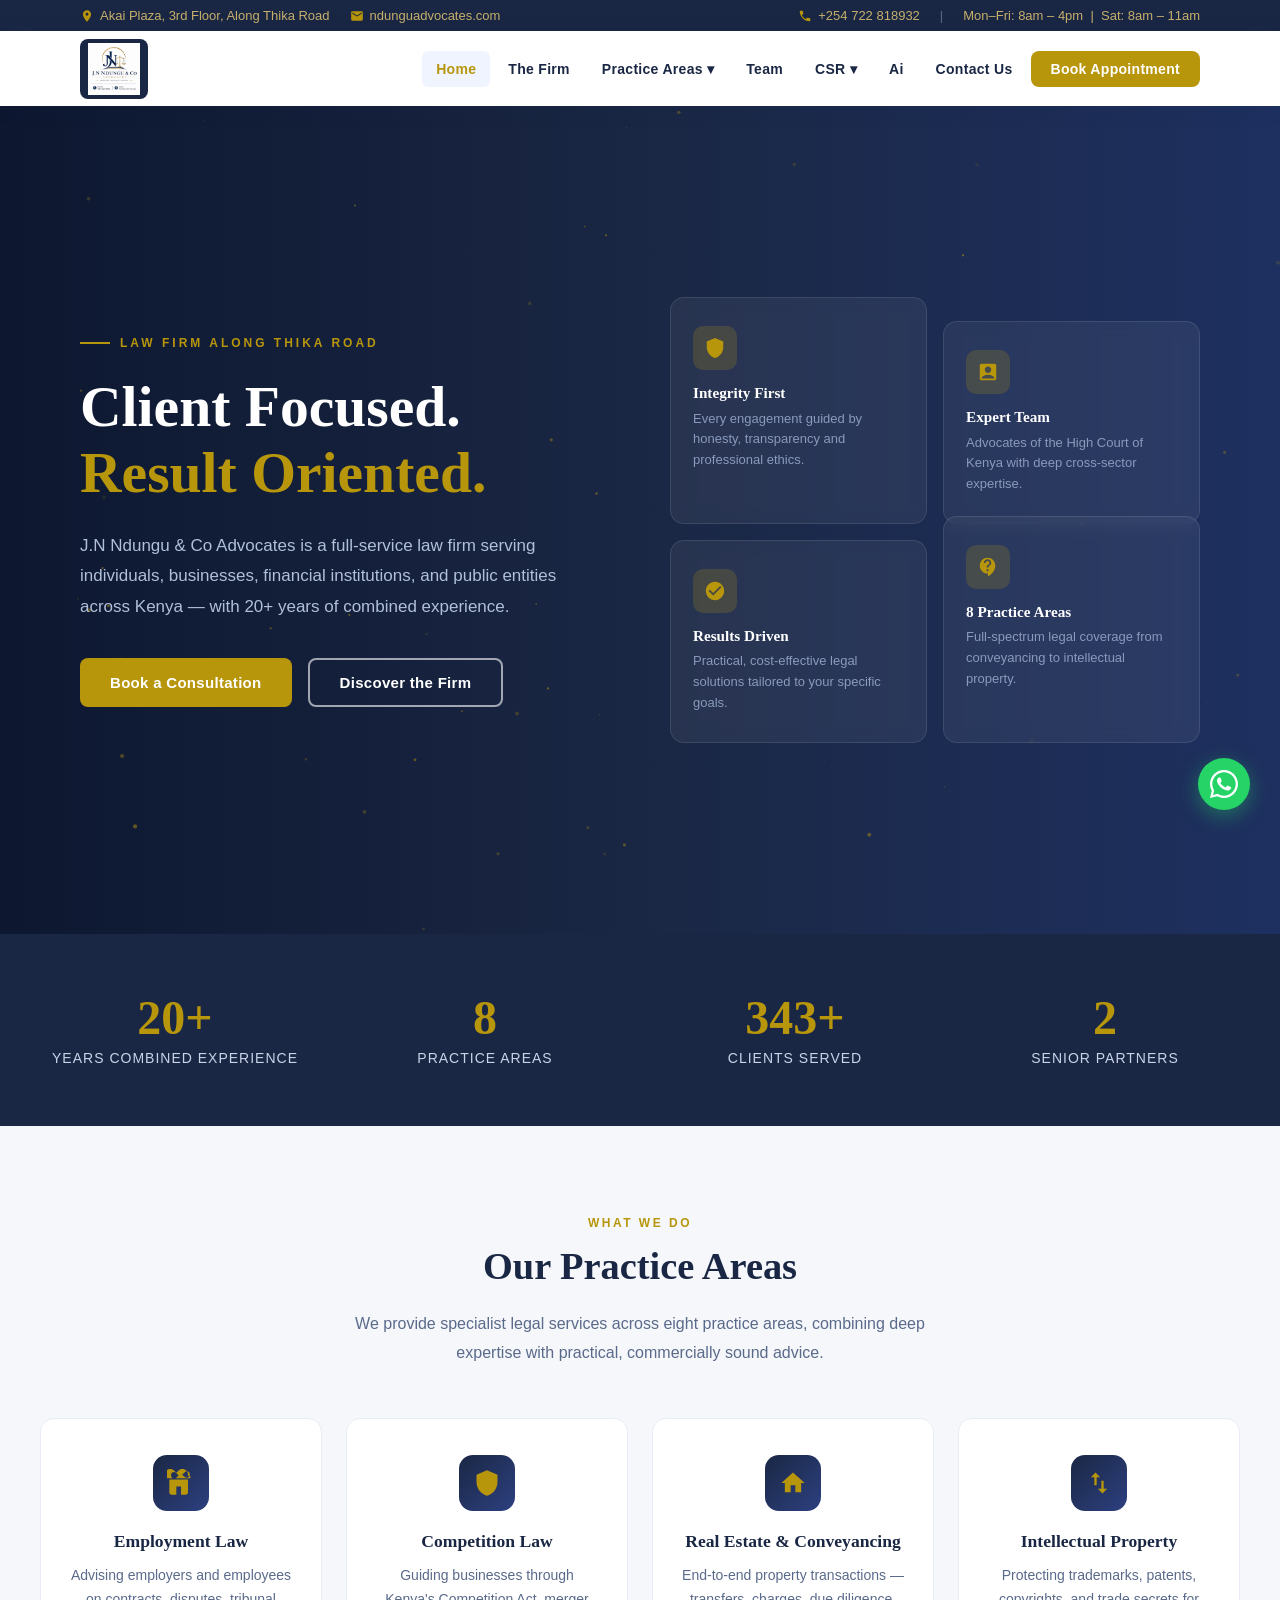
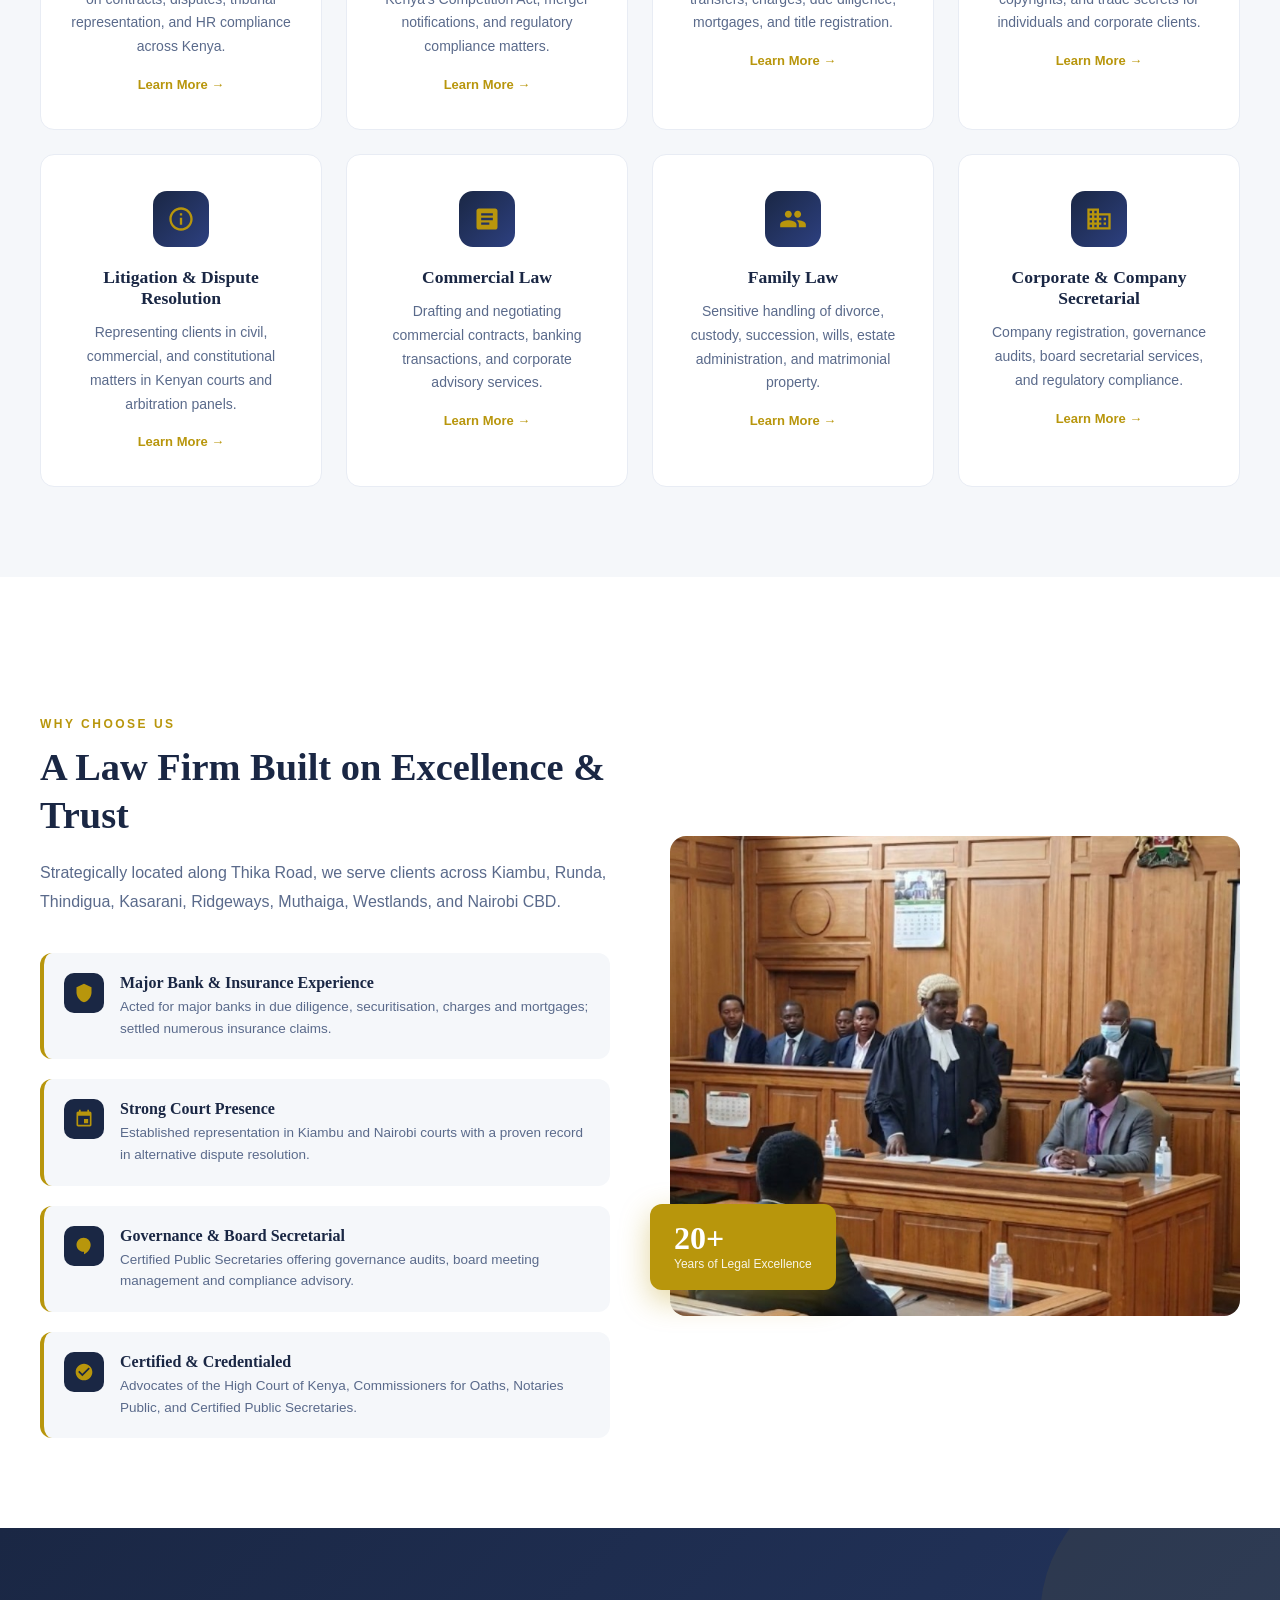
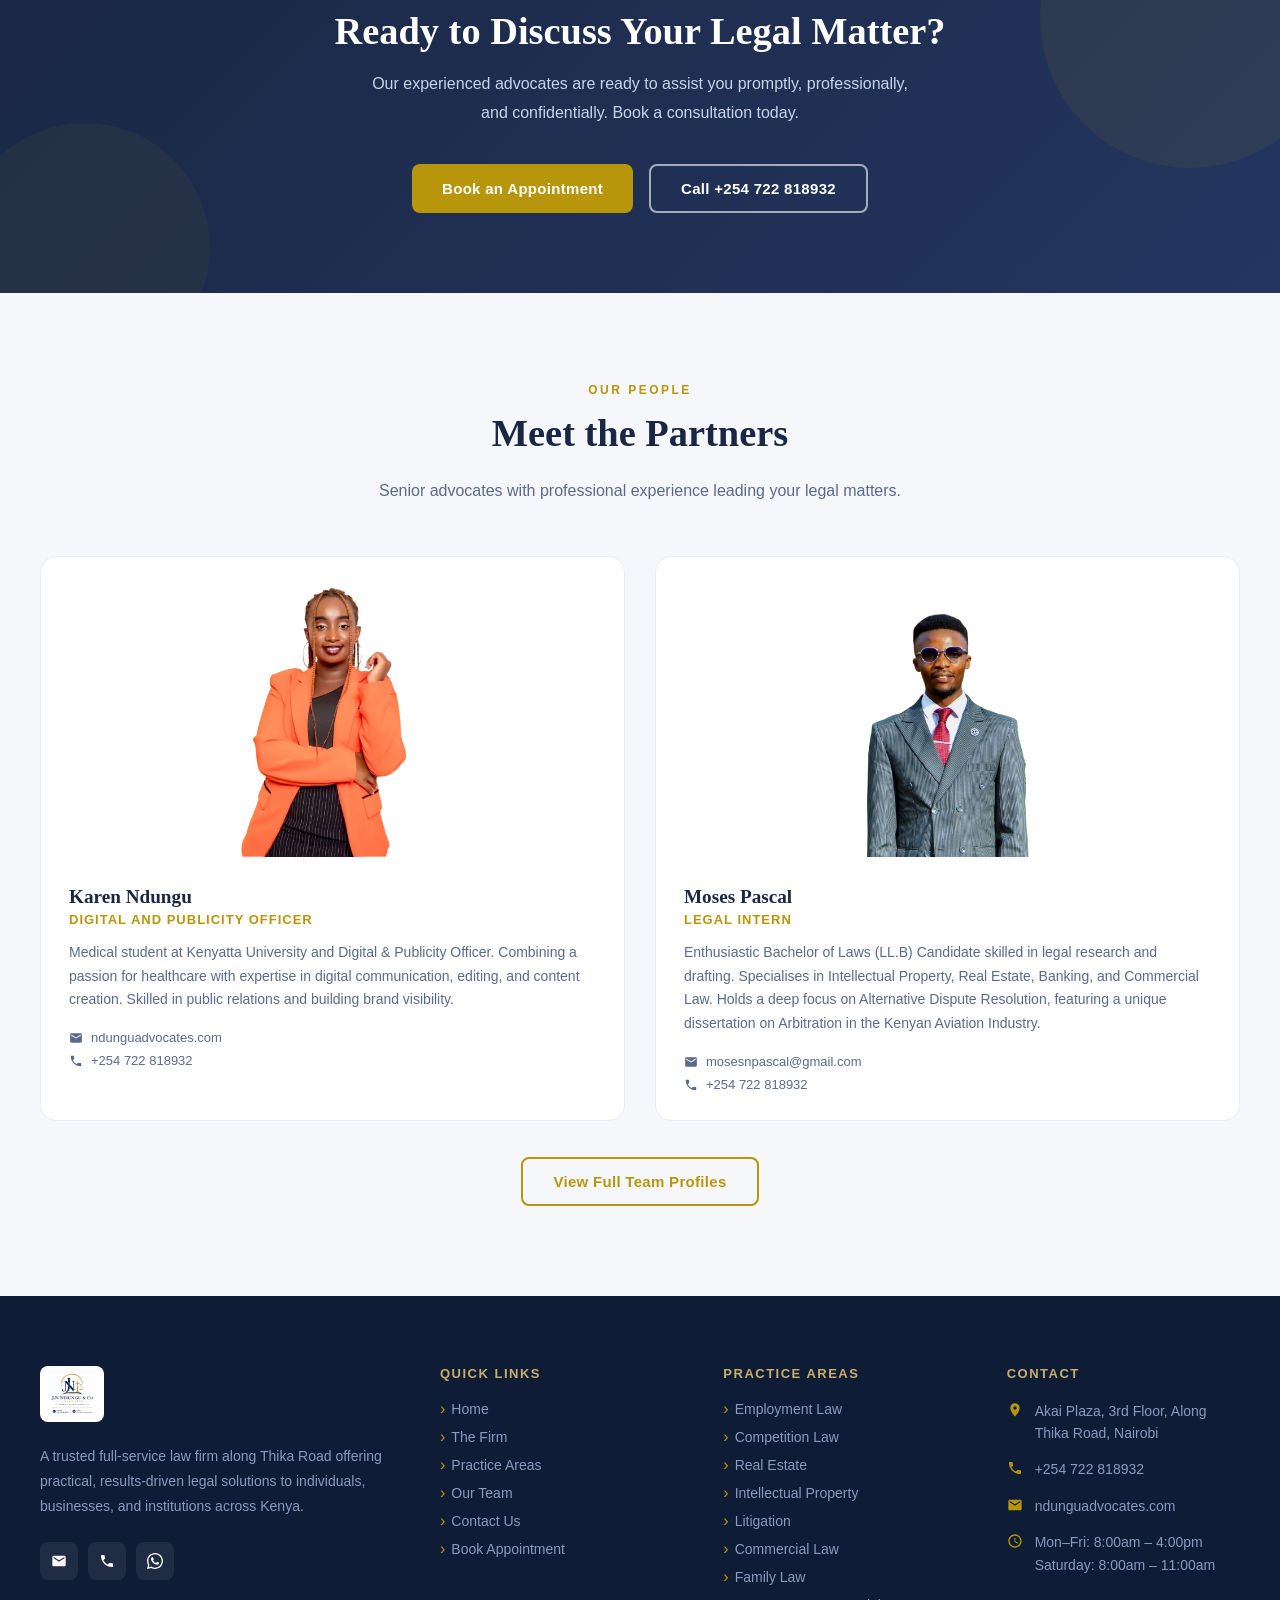
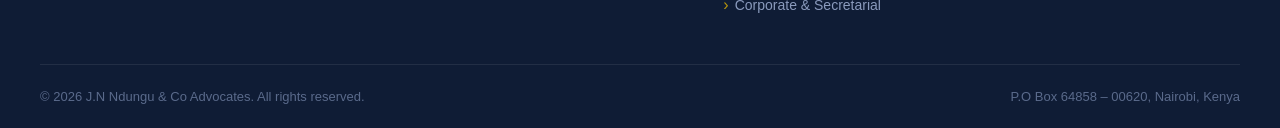
<file: index.html>
<!DOCTYPE html>
<html lang="en">
<head>
  <meta charset="UTF-8" />
  <meta name="viewport" content="width=device-width, initial-scale=1.0" />
  <title>J.N Ndungu & Co Advocates – Leading Law Firm Along Thika Road</title>
  <meta name="description" content="J.N & Co Advocates is a trusted full-service law firm located along Thika Road, serving clients across Kiambu County, Nairobi, and Kenya." />
  <link rel="stylesheet" href="style.css" />
</head>
<body>

  <!-- TOP BAR -->
  <div class="topbar">
    <div class="topbar-inner">
      <div class="topbar-left">
        <a href="https://maps.google.com/?q=Akai+Plaza+3rd+Floor+Along+Thika+Road" target="_blank">
          <svg viewBox="0 0 24 24" width="14" height="14" fill="#b8960c"><path d="M12 2C8.13 2 5 5.13 5 9c0 5.25 7 13 7 13s7-7.75 7-13c0-3.87-3.13-7-7-7zm0 9.5c-1.38 0-2.5-1.12-2.5-2.5s1.12-2.5 2.5-2.5 2.5 1.12 2.5 2.5-1.12 2.5-2.5 2.5z"/></svg>
          Akai Plaza, 3rd Floor, Along Thika Road
        </a>
        <a href="mailto:ndunguadvocates.com">
          <svg viewBox="0 0 24 24" width="14" height="14" fill="#b8960c"><path d="M20 4H4c-1.1 0-2 .9-2 2v12c0 1.1.9 2 2 2h16c1.1 0 2-.9 2-2V6c0-1.1-.9-2-2-2zm0 4l-8 5-8-5V6l8 5 8-5v2z"/></svg>
          ndunguadvocates.com
        </a>
      </div>
      <div class="topbar-right">
        <a href="tel:+254722818932">
          <svg viewBox="0 0 24 24" width="14" height="14" fill="#b8960c"><path d="M6.62 10.79c1.44 2.83 3.76 5.14 6.59 6.59l2.2-2.2c.27-.27.67-.36 1.02-.24 1.12.37 2.33.57 3.57.57.55 0 1 .45 1 1V20c0 .55-.45 1-1 1-9.39 0-17-7.61-17-17 0-.55.45-1 1-1h3.5c.55 0 1 .45 1 1 0 1.25.2 2.45.57 3.57.11.35.03.74-.25 1.02l-2.2 2.2z"/></svg>
          +254 722 818932
        </a>
        <span style="color:#5a6a8b">|</span>
        <a href="#" style="color:#c8b06c">Mon–Fri: 8am – 4pm &nbsp;|&nbsp; Sat: 8am – 11am</a>
      </div>
    </div>
  </div>

  <!-- NAVBAR -->
  <nav class="navbar">
    <div class="nav-inner">
      <a href="index.html" class="nav-logo">
        <img src="images/logo.jpg" alt="J.N Ndungu & Co Advocates" />
      </a>
      <ul class="nav-links">
        <li><a href="index.html" class="active">Home</a></li>
        <li><a href="about.html">The Firm</a></li>
        <li>
          <a href="practice-areas.html">Practice Areas ▾</a>
          <ul class="dropdown">
            <li><a href="practice-areas.html#employment">Employment Law</a></li>
            <li><a href="practice-areas.html#competition">Competition Law</a></li>
            <li><a href="practice-areas.html#realestate">Real Estate &amp; Conveyancing</a></li>
            <li><a href="practice-areas.html#ip">Intellectual Property Law</a></li>
            <li><a href="practice-areas.html#litigation">Litigation &amp; Dispute Resolution</a></li>
            <li><a href="practice-areas.html#commercial">Commercial Law</a></li>
            <li><a href="practice-areas.html#family">Family Law</a></li>
            <li><a href="practice-areas.html#corporate">Corporate &amp; Company Secretarial</a></li>
          </ul>
        </li>
        <li><a href="team.html">Team</a></li>
        <li>
          <a href="CSR.html">CSR ▾</a>
          <ul class="dropdown">
            <li><a href="CSR.html#scholarship">Scholarship</a></li>
            <li><a href="CSR.html#football">Football Academy</a></li>
            <li><a href="CSR.html#hikes">Hikes & Trips</a></li>
            <li><a href="CSR.html#mentorship">Mentorship Programs</a></li>
            <li><a href="CSR.html#internships">Internships</a></li>
          </ul>
        </li>
        <li><a href="AI-Counsel.html">Ai</a></li>
        <li><a href="contact.html">Contact Us</a></li>
        <li><a href="contact.html" class="nav-cta">Book Appointment</a></li>
      </ul>
      <button class="hamburger" aria-label="Menu">
        <span></span><span></span><span></span>
      </button>
    </div>
    <div class="mobile-menu">
      <a href="index.html">Home</a>
      <a href="about.html">The Firm</a>
      <a href="practice-areas.html">Practice Areas</a>
      <a href="practice-areas.html#employment" class="sub">Employment Law</a>
      <a href="practice-areas.html#competition" class="sub">Competition Law</a>
      <a href="practice-areas.html#realestate" class="sub">Real Estate &amp; Conveyancing</a>
      <a href="practice-areas.html#ip" class="sub">Intellectual Property</a>
      <a href="practice-areas.html#litigation" class="sub">Litigation &amp; Dispute Resolution</a>
      <a href="practice-areas.html#commercial" class="sub">Commercial Law</a>
      <a href="practice-areas.html#family" class="sub">Family Law</a>
      <a href="practice-areas.html#corporate" class="sub">Corporate &amp; Secretarial</a>
      <a href="team.html">Team</a>
      <a href="CSR.html">CSR</a>
      <a href="CSR.html#scholarship" class="sub">Scholarship</a>
      <a href="CSR.html#football" class="sub">Football Academy</a>
      <a href="CSR.html#hikes" class="sub">Hikes & Trips</a>
      <a href="CSR.html#mentorship" class="sub">Mentorship Programs</a>
      <a href="CSR.html#internships" class="sub">Internships</a>
      <a href="AI-Counsel.html">Ai</a>
      <a href="contact.html">Contact Us</a>
      <a href="contact.html" style="background:#b8960c;color:#fff;font-weight:700;">Book Appointment</a>
    </div>
  </nav>

  <!-- HERO -->
  <section class="hero">
    <div class="hero-bg"></div>
    <canvas id="heroCanvas" class="hero-particles" style="position:absolute;inset:0;width:100%;height:100%;"></canvas>
    <div class="hero-content">
      <div class="hero-left">
        <p class="eyebrow">Law Firm Along Thika Road</p>
        <h1>Client Focused.<br /><em>Result Oriented.</em></h1>
        <p>J.N Ndungu & Co Advocates is a full-service law firm serving individuals, businesses, financial institutions, and public entities across Kenya — with 20+ years of combined experience.</p>
        <div class="hero-btns">
          <a href="contact.html" class="btn btn-gold">Book a Consultation</a>
          <a href="about.html" class="btn btn-outline">Discover the Firm</a>
        </div>
      </div>
      <div class="hero-right">
        <div class="hero-card">
          <div class="hero-card-icon">
            <svg viewBox="0 0 24 24"><path d="M12 1L3 5v6c0 5.55 3.84 10.74 9 12 5.16-1.26 9-6.45 9-12V5l-9-4z"/></svg>
          </div>
          <h4>Integrity First</h4>
          <p>Every engagement guided by honesty, transparency and professional ethics.</p>
        </div>
        <div class="hero-card">
          <div class="hero-card-icon">
            <svg viewBox="0 0 24 24"><path d="M19 3H5c-1.1 0-2 .9-2 2v14c0 1.1.9 2 2 2h14c1.1 0 2-.9 2-2V5c0-1.1-.9-2-2-2zm-7 3c1.93 0 3.5 1.57 3.5 3.5S13.93 13 12 13s-3.5-1.57-3.5-3.5S10.07 6 12 6zm7 13H5v-.23c0-.62.28-1.2.76-1.58C7.47 15.82 9.64 15 12 15s4.53.82 6.24 2.19c.48.38.76.97.76 1.58V19z"/></svg>
          </div>
          <h4>Expert Team</h4>
          <p>Advocates of the High Court of Kenya with deep cross-sector expertise.</p>
        </div>
        <div class="hero-card">
          <div class="hero-card-icon">
            <svg viewBox="0 0 24 24"><path d="M12 2C6.48 2 2 6.48 2 12s4.48 10 10 10 10-4.48 10-10S17.52 2 12 2zm-2 15l-5-5 1.41-1.41L10 14.17l7.59-7.59L19 8l-9 9z"/></svg>
          </div>
          <h4>Results Driven</h4>
          <p>Practical, cost-effective legal solutions tailored to your specific goals.</p>
        </div>
        <div class="hero-card">
          <div class="hero-card-icon">
            <svg viewBox="0 0 24 24"><path d="M11.5 2C6.81 2 3 5.81 3 10.5S6.81 19 11.5 19h.5v3c4.86-2.34 8-7 8-11.5C20 5.81 16.19 2 11.5 2zm1 14.5h-2v-2h2v2zm0-4h-2c0-3.25 3-3 3-5 0-1.1-.9-2-2-2s-2 .9-2 2h-2c0-2.21 1.79-4 4-4s4 1.79 4 4c0 2.5-3 2.75-3 5z"/></svg>
          </div>
          <h4>8 Practice Areas</h4>
          <p>Full-spectrum legal coverage from conveyancing to intellectual property.</p>
        </div>
      </div>
    </div>
  </section>

  <!-- STAT STRIP -->
  <div class="stat-strip">
    <div class="container">
      <div class="stat-item reveal">
        <div class="stat-num" data-target="20" data-suffix="+">0+</div>
        <div class="stat-label">Years Combined Experience</div>
      </div>
      <div class="stat-item reveal">
        <div class="stat-num" data-target="8" data-suffix="">0</div>
        <div class="stat-label">Practice Areas</div>
      </div>
      <div class="stat-item reveal">
        <div class="stat-num" data-target="500" data-suffix="+">0+</div>
        <div class="stat-label">Clients Served</div>
      </div>
      <div class="stat-item reveal">
        <div class="stat-num" data-target="2" data-suffix="">0</div>
        <div class="stat-label">Senior Partners</div>
      </div>
    </div>
  </div>

  <!-- PRACTICE AREAS PREVIEW -->
  <section class="section" style="background:#f5f7fa;">
    <div class="container">
      <div class="text-center reveal">
        <span class="section-label">What We Do</span>
        <h2 class="section-title">Our Practice Areas</h2>
        <p class="section-desc">We provide specialist legal services across eight practice areas, combining deep expertise with practical, commercially sound advice.</p>
      </div>
      <div class="practice-grid">
        <div class="practice-card reveal">
          <div class="practice-icon">
            <svg viewBox="0 0 24 24"><path d="M20 6h-2.18c.07-.44.18-.86.18-1.3C18 2.12 15.88 0 13.3 0c-1.41 0-2.61.58-3.54 1.5L8 3.27 6.24 1.5C5.31.58 4.11 0 2.7 0 .12 0-2 2.12-2 4.7c0 .44.11.86.18 1.3H-2v2h22V6zM3.5 5c0-1.4 1.1-2.5 2.5-2.5.66 0 1.26.26 1.69.7L10 5.5l-2.31 2.31A3.53 3.53 0 0 1 6 8C4.62 8 3.5 6.9 3.5 5.5V5zm9.5 0l2.31-2.3A2.5 2.5 0 0 1 17 2c1.38 0 2.5 1.12 2.5 2.5v.5c0 1.4-1.1 2.5-2.5 2.5-.66 0-1.26-.26-1.69-.7L13 5z"/><path d="M2 9v11c0 1.1.9 2 2 2h4v-7h4v7h4c1.1 0 2-.9 2-2V9H2z"/></svg>
          </div>
          <h3>Employment Law</h3>
          <p>Advising employers and employees on contracts, disputes, tribunal representation, and HR compliance across Kenya.</p>
          <a href="practice-areas.html#employment" class="card-link">Learn More →</a>
        </div>
        <div class="practice-card reveal">
          <div class="practice-icon">
            <svg viewBox="0 0 24 24"><path d="M12 1L3 5v6c0 5.55 3.84 10.74 9 12 5.16-1.26 9-6.45 9-12V5l-9-4z"/></svg>
          </div>
          <h3>Competition Law</h3>
          <p>Guiding businesses through Kenya's Competition Act, merger notifications, and regulatory compliance matters.</p>
          <a href="practice-areas.html#competition" class="card-link">Learn More →</a>
        </div>
        <div class="practice-card reveal">
          <div class="practice-icon">
            <svg viewBox="0 0 24 24"><path d="M10 20v-6h4v6h5v-8h3L12 3 2 12h3v8z"/></svg>
          </div>
          <h3>Real Estate &amp; Conveyancing</h3>
          <p>End-to-end property transactions — transfers, charges, due diligence, mortgages, and title registration.</p>
          <a href="practice-areas.html#realestate" class="card-link">Learn More →</a>
        </div>
        <div class="practice-card reveal">
          <div class="practice-icon">
            <svg viewBox="0 0 24 24"><path d="M9 3L5 6.99h3V14h2V6.99h3L9 3zm7 14.01V10h-2v7.01h-3L15 21l4-3.99h-3z"/></svg>
          </div>
          <h3>Intellectual Property</h3>
          <p>Protecting trademarks, patents, copyrights, and trade secrets for individuals and corporate clients.</p>
          <a href="practice-areas.html#ip" class="card-link">Learn More →</a>
        </div>
        <div class="practice-card reveal">
          <div class="practice-icon">
            <svg viewBox="0 0 24 24"><path d="M11 7h2v2h-2zm0 4h2v6h-2zm1-9C6.48 2 2 6.48 2 12s4.48 10 10 10 10-4.48 10-10S17.52 2 12 2zm0 18c-4.41 0-8-3.59-8-8s3.59-8 8-8 8 3.59 8 8-3.59 8-8 8z"/></svg>
          </div>
          <h3>Litigation &amp; Dispute Resolution</h3>
          <p>Representing clients in civil, commercial, and constitutional matters in Kenyan courts and arbitration panels.</p>
          <a href="practice-areas.html#litigation" class="card-link">Learn More →</a>
        </div>
        <div class="practice-card reveal">
          <div class="practice-icon">
            <svg viewBox="0 0 24 24"><path d="M19 3H5c-1.1 0-2 .9-2 2v14c0 1.1.9 2 2 2h14c1.1 0 2-.9 2-2V5c0-1.1-.9-2-2-2zm-5 14H7v-2h7v2zm3-4H7v-2h10v2zm0-4H7V7h10v2z"/></svg>
          </div>
          <h3>Commercial Law</h3>
          <p>Drafting and negotiating commercial contracts, banking transactions, and corporate advisory services.</p>
          <a href="practice-areas.html#commercial" class="card-link">Learn More →</a>
        </div>
        <div class="practice-card reveal">
          <div class="practice-icon">
            <svg viewBox="0 0 24 24"><path d="M16 11c1.66 0 2.99-1.34 2.99-3S17.66 5 16 5c-1.66 0-3 1.34-3 3s1.34 3 3 3zm-8 0c1.66 0 2.99-1.34 2.99-3S9.66 5 8 5C6.34 5 5 6.34 5 8s1.34 3 3 3zm0 2c-2.33 0-7 1.17-7 3.5V19h14v-2.5c0-2.33-4.67-3.5-7-3.5zm8 0c-.29 0-.62.02-.97.05 1.16.84 1.97 1.97 1.97 3.45V19h6v-2.5c0-2.33-4.67-3.5-7-3.5z"/></svg>
          </div>
          <h3>Family Law</h3>
          <p>Sensitive handling of divorce, custody, succession, wills, estate administration, and matrimonial property.</p>
          <a href="practice-areas.html#family" class="card-link">Learn More →</a>
        </div>
        <div class="practice-card reveal">
          <div class="practice-icon">
            <svg viewBox="0 0 24 24"><path d="M12 7V3H2v18h20V7H12zM6 19H4v-2h2v2zm0-4H4v-2h2v2zm0-4H4V9h2v2zm0-4H4V5h2v2zm4 12H8v-2h2v2zm0-4H8v-2h2v2zm0-4H8V9h2v2zm0-4H8V5h2v2zm10 12h-8v-2h2v-2h-2v-2h2v-2h-2V9h8v10zm-2-8h-2v2h2v-2zm0 4h-2v2h2v-2z"/></svg>
          </div>
          <h3>Corporate &amp; Company Secretarial</h3>
          <p>Company registration, governance audits, board secretarial services, and regulatory compliance.</p>
          <a href="practice-areas.html#corporate" class="card-link">Learn More →</a>
        </div>
      </div>
    </div>
  </section>

  <!-- WHY CHOOSE US -->
  <section class="section">
    <div class="container">
      <div class="why-grid">
        <div>
          <span class="section-label reveal">Why Choose Us</span>
          <h2 class="section-title reveal">A Law Firm Built on Excellence &amp; Trust</h2>
          <p class="section-desc reveal" style="margin-bottom:36px;">Strategically located along Thika Road, we serve clients across Kiambu, Runda, Thindigua, Kasarani, Ridgeways, Muthaiga, Westlands, and Nairobi CBD.</p>
          <ul class="why-list">
            <li class="reveal">
              <div class="why-icon">
                <svg viewBox="0 0 24 24"><path d="M12 1L3 5v6c0 5.55 3.84 10.74 9 12 5.16-1.26 9-6.45 9-12V5l-9-4z"/></svg>
              </div>
              <div class="why-text">
                <h4>Major Bank &amp; Insurance Experience</h4>
                <p>Acted for major banks in due diligence, securitisation, charges and mortgages; settled numerous insurance claims.</p>
              </div>
            </li>
            <li class="reveal">
              <div class="why-icon">
                <svg viewBox="0 0 24 24"><path d="M17 12h-5v5h5v-5zM16 1v2H8V1H6v2H5c-1.11 0-1.99.9-1.99 2L3 19c0 1.1.89 2 2 2h14c1.1 0 2-.9 2-2V5c0-1.1-.9-2-2-2h-1V1h-2zm3 18H5V8h14v11z"/></svg>
              </div>
              <div class="why-text">
                <h4>Strong Court Presence</h4>
                <p>Established representation in Kiambu and Nairobi courts with a proven record in alternative dispute resolution.</p>
              </div>
            </li>
            <li class="reveal">
              <div class="why-icon">
                <svg viewBox="0 0 24 24"><path d="M11.5 2C6.81 2 3 5.81 3 10.5S6.81 19 11.5 19h.5v3c4.86-2.34 8-7 8-11.5C20 5.81 16.19 2 11.5 2z"/></svg>
              </div>
              <div class="why-text">
                <h4>Governance &amp; Board Secretarial</h4>
                <p>Certified Public Secretaries offering governance audits, board meeting management and compliance advisory.</p>
              </div>
            </li>
            <li class="reveal">
              <div class="why-icon">
                <svg viewBox="0 0 24 24"><path d="M12 2C6.48 2 2 6.48 2 12s4.48 10 10 10 10-4.48 10-10S17.52 2 12 2zm-2 15l-5-5 1.41-1.41L10 14.17l7.59-7.59L19 8l-9 9z"/></svg>
              </div>
              <div class="why-text">
                <h4>Certified &amp; Credentialed</h4>
                <p>Advocates of the High Court of Kenya, Commissioners for Oaths, Notaries Public, and Certified Public Secretaries.</p>
              </div>
            </li>
          </ul>
        </div>
        <div class="why-image reveal-right">
          <img src="images/law.jpeg" alt="J.N Ndungu & Co Advocates Office" />
          <div class="badge">
            <strong>20+</strong>
            <span>Years of Legal Excellence</span>
          </div>
        </div>
      </div>
    </div>
  </section>

  <!-- CTA BAND -->
  <div class="cta-band">
    <div class="container">
      <h2 class="reveal">Ready to Discuss Your Legal Matter?</h2>
      <p class="reveal">Our experienced advocates are ready to assist you promptly, professionally, and confidentially. Book a consultation today.</p>
      <div class="cta-buttons reveal">
        <a href="contact.html" class="btn btn-gold">Book an Appointment</a>
        <a href="tel:+254722818932" class="btn btn-outline">Call +254 722 818932</a>
      </div>
    </div>
  </div>

  <!-- TEAM PREVIEW -->
  <section class="section" style="background:#f5f7fa;">
    <div class="container">
      <div class="text-center reveal">
        <span class="section-label">Our People</span>
        <h2 class="section-title">Meet the Partners</h2>
        <p class="section-desc">Senior advocates with professional experience leading your legal matters.</p>
      </div>
      <div class="team-grid" style="margin-top:50px;">
        <div class="team-card reveal">
          <img class="team-img" src="images/karen.png" alt="H.M. Muriuki" />
          <div class="team-body">
            <h3>Karen Ndungu</h3>
            <span class="team-role">Digital and publicity officer</span>
            <p>Medical student at Kenyatta University and Digital & Publicity Officer. Combining a passion for healthcare with expertise in digital communication, editing, and content creation. Skilled in public relations and building brand visibility.</p>
          
            <div class="team-contact">
              <a href="mailto:ndunguadvocates.com">
                <svg viewBox="0 0 24 24" width="14" height="14" fill="currentColor"><path d="M20 4H4c-1.1 0-2 .9-2 2v12c0 1.1.9 2 2 2h16c1.1 0 2-.9 2-2V6c0-1.1-.9-2-2-2zm0 4l-8 5-8-5V6l8 5 8-5v2z"/></svg>
                ndunguadvocates.com
              </a>
              <a href="tel:+254722818932">
                <svg viewBox="0 0 24 24" width="14" height="14" fill="currentColor"><path d="M6.62 10.79c1.44 2.83 3.76 5.14 6.59 6.59l2.2-2.2c.27-.27.67-.36 1.02-.24 1.12.37 2.33.57 3.57.57.55 0 1 .45 1 1V20c0 .55-.45 1-1 1-9.39 0-17-7.61-17-17 0-.55.45-1 1-1h3.5c.55 0 1 .45 1 1 0 1.25.2 2.45.57 3.57.11.35.03.74-.25 1.02l-2.2 2.2z"/></svg>
                +254 722 818932
              </a>
            </div>
          </div>
        </div>
        <div class="team-card reveal">
          <img class="team-img" src="images/pascal.png" alt="Christine Kawira Ungu" />
          <div class="team-body">
            <h3>Moses Pascal</h3>
            <span class="team-role"> Legal Intern</span>
            <p>Enthusiastic Bachelor of Laws (LL.B) Candidate skilled in legal research and drafting. Specialises in Intellectual Property, Real Estate, Banking, and Commercial Law. Holds a deep focus on Alternative Dispute Resolution, featuring a unique dissertation on Arbitration in the Kenyan Aviation Industry.</p>
          
            <div class="team-contact">
              <a href="mailto: mosesnpascal@gmail.com">
                <svg viewBox="0 0 24 24" width="14" height="14" fill="currentColor"><path d="M20 4H4c-1.1 0-2 .9-2 2v12c0 1.1.9 2 2 2h16c1.1 0 2-.9 2-2V6c0-1.1-.9-2-2-2zm0 4l-8 5-8-5V6l8 5 8-5v2z"/></svg>
                mosesnpascal@gmail.com
              </a>
              <a href="tel:+254722818932">
                <svg viewBox="0 0 24 24" width="14" height="14" fill="currentColor"><path d="M6.62 10.79c1.44 2.83 3.76 5.14 6.59 6.59l2.2-2.2c.27-.27.67-.36 1.02-.24 1.12.37 2.33.57 3.57.57.55 0 1 .45 1 1V20c0 .55-.45 1-1 1-9.39 0-17-7.61-17-17 0-.55.45-1 1-1h3.5c.55 0 1 .45 1 1 0 1.25.2 2.45.57 3.57.11.35.03.74-.25 1.02l-2.2 2.2z"/></svg>
                +254 722 818932
              </a>
            </div>
          </div>
        </div>
      </div>
      <div style="text-align:center;margin-top:36px;" class="reveal">
        <a href="team.html" class="btn btn-outline-gold">View Full Team Profiles</a>
      </div>
    </div>
  </section>

  <!-- FOOTER -->
  <footer>
    <div class="footer-grid">
      <div class="footer-brand">
        <img src="images/logo.jpg" alt="J.N Ndungu & Co Advocates" />
        <p>A trusted full-service law firm along Thika Road offering practical, results-driven legal solutions to individuals, businesses, and institutions across Kenya.</p>
        <div class="footer-social">
          <a href="mailto:ndunguadvocates.com" title="Email">
            <svg viewBox="0 0 24 24"><path d="M20 4H4c-1.1 0-2 .9-2 2v12c0 1.1.9 2 2 2h16c1.1 0 2-.9 2-2V6c0-1.1-.9-2-2-2zm0 4l-8 5-8-5V6l8 5 8-5v2z"/></svg>
          </a>
          <a href="tel:+254722818932" title="Call">
            <svg viewBox="0 0 24 24"><path d="M6.62 10.79c1.44 2.83 3.76 5.14 6.59 6.59l2.2-2.2c.27-.27.67-.36 1.02-.24 1.12.37 2.33.57 3.57.57.55 0 1 .45 1 1V20c0 .55-.45 1-1 1-9.39 0-17-7.61-17-17 0-.55.45-1 1-1h3.5c.55 0 1 .45 1 1 0 1.25.2 2.45.57 3.57.11.35.03.74-.25 1.02l-2.2 2.2z"/></svg>
          </a>
          <a href="https://wa.me/254722818932" title="WhatsApp">
            <svg viewBox="0 0 24 24"><path d="M17.472 14.382c-.297-.149-1.758-.867-2.03-.967-.273-.099-.471-.148-.67.15-.197.297-.767.966-.94 1.164-.173.199-.347.223-.644.075-.297-.15-1.255-.463-2.39-1.475-.883-.788-1.48-1.761-1.653-2.059-.173-.297-.018-.458.13-.606.134-.133.298-.347.446-.52.149-.174.198-.298.298-.497.099-.198.05-.371-.025-.52-.075-.149-.669-1.612-.916-2.207-.242-.579-.487-.5-.669-.51-.173-.008-.371-.01-.57-.01-.198 0-.52.074-.792.372-.272.297-1.04 1.016-1.04 2.479 0 1.462 1.065 2.875 1.213 3.074.149.198 2.096 3.2 5.077 4.487.709.306 1.262.489 1.694.625.712.227 1.36.195 1.871.118.571-.085 1.758-.719 2.006-1.413.248-.694.248-1.289.173-1.413-.074-.124-.272-.198-.57-.347z"/><path d="M12 0C5.373 0 0 5.373 0 12c0 2.139.566 4.147 1.547 5.886L0 24l6.293-1.528C8.012 23.459 9.968 24 12 24c6.627 0 12-5.373 12-12S18.627 0 12 0zm0 22c-1.891 0-3.658-.498-5.189-1.367l-.371-.219-3.839.932.977-3.727-.24-.386C2.55 15.556 2 13.839 2 12 2 6.477 6.477 2 12 2s10 4.477 10 10-4.477 10-10 10z"/></svg>
          </a>
        </div>
      </div>
      <div class="footer-col">
        <h4>Quick Links</h4>
        <ul>
          <li><a href="index.html">Home</a></li>
          <li><a href="about.html">The Firm</a></li>
          <li><a href="practice-areas.html">Practice Areas</a></li>
          <li><a href="team.html">Our Team</a></li>
          <li><a href="contact.html">Contact Us</a></li>
          <li><a href="contact.html">Book Appointment</a></li>
        </ul>
      </div>
      <div class="footer-col">
        <h4>Practice Areas</h4>
        <ul>
          <li><a href="practice-areas.html#employment">Employment Law</a></li>
          <li><a href="practice-areas.html#competition">Competition Law</a></li>
          <li><a href="practice-areas.html#realestate">Real Estate</a></li>
          <li><a href="practice-areas.html#ip">Intellectual Property</a></li>
          <li><a href="practice-areas.html#litigation">Litigation</a></li>
          <li><a href="practice-areas.html#commercial">Commercial Law</a></li>
          <li><a href="practice-areas.html#family">Family Law</a></li>
          <li><a href="practice-areas.html#corporate">Corporate &amp; Secretarial</a></li>
        </ul>
      </div>
      <div class="footer-col">
        <h4>Contact</h4>
        <div class="footer-contact-item">
          <svg viewBox="0 0 24 24"><path d="M12 2C8.13 2 5 5.13 5 9c0 5.25 7 13 7 13s7-7.75 7-13c0-3.87-3.13-7-7-7zm0 9.5c-1.38 0-2.5-1.12-2.5-2.5s1.12-2.5 2.5-2.5 2.5 1.12 2.5 2.5-1.12 2.5-2.5 2.5z"/></svg>
          <span>Akai Plaza, 3rd Floor, Along Thika Road, Nairobi</span>
        </div>
        <div class="footer-contact-item">
          <svg viewBox="0 0 24 24"><path d="M6.62 10.79c1.44 2.83 3.76 5.14 6.59 6.59l2.2-2.2c.27-.27.67-.36 1.02-.24 1.12.37 2.33.57 3.57.57.55 0 1 .45 1 1V20c0 .55-.45 1-1 1-9.39 0-17-7.61-17-17 0-.55.45-1 1-1h3.5c.55 0 1 .45 1 1 0 1.25.2 2.45.57 3.57.11.35.03.74-.25 1.02l-2.2 2.2z"/></svg>
          <span><a href="tel:+254722818932">+254 722 818932</a></span>
        </div>
        <div class="footer-contact-item">
          <svg viewBox="0 0 24 24"><path d="M20 4H4c-1.1 0-2 .9-2 2v12c0 1.1.9 2 2 2h16c1.1 0 2-.9 2-2V6c0-1.1-.9-2-2-2zm0 4l-8 5-8-5V6l8 5 8-5v2z"/></svg>
          <span><a href="mailto:ndunguadvocates.com">ndunguadvocates.com</a></span>
        </div>
        <div class="footer-contact-item">
          <svg viewBox="0 0 24 24"><path d="M11.99 2C6.47 2 2 6.48 2 12s4.47 10 9.99 10C17.52 22 22 17.52 22 12S17.52 2 11.99 2zM12 20c-4.42 0-8-3.58-8-8s3.58-8 8-8 8 3.58 8 8-3.58 8-8 8zm.5-13H11v6l5.25 3.15.75-1.23-4.5-2.67V7z"/></svg>
          <span>Mon–Fri: 8:00am – 4:00pm<br />Saturday: 8:00am – 11:00am</span>
        </div>
      </div>
    </div>
    <div class="footer-bottom">
      <p>© 2026 J.N Ndungu & Co Advocates. All rights reserved.</p>
      <p>P.O Box 64858 – 00620, Nairobi, Kenya</p>
    </div>
  </footer>

  <!-- SCROLL TO TOP -->
  <button id="scrollTop" aria-label="Scroll to top">
    <svg viewBox="0 0 24 24"><path d="M7.41 15.41L12 10.83l4.59 4.58L18 14l-6-6-6 6z"/></svg>
  </button>

  <!-- WHATSAPP FLOAT -->
  <a class="wa-float" href="https://wa.me/254722818932" target="_blank" aria-label="WhatsApp">
    <svg viewBox="0 0 24 24"><path d="M17.472 14.382c-.297-.149-1.758-.867-2.03-.967-.273-.099-.471-.148-.67.15-.197.297-.767.966-.94 1.164-.173.199-.347.223-.644.075-.297-.15-1.255-.463-2.39-1.475-.883-.788-1.48-1.761-1.653-2.059-.173-.297-.018-.458.13-.606.134-.133.298-.347.446-.52.149-.174.198-.298.298-.497.099-.198.05-.371-.025-.52-.075-.149-.669-1.612-.916-2.207-.242-.579-.487-.5-.669-.51-.173-.008-.371-.01-.57-.01-.198 0-.52.074-.792.372-.272.297-1.04 1.016-1.04 2.479 0 1.462 1.065 2.875 1.213 3.074.149.198 2.096 3.2 5.077 4.487.709.306 1.262.489 1.694.625.712.227 1.36.195 1.871.118.571-.085 1.758-.719 2.006-1.413.248-.694.248-1.289.173-1.413-.074-.124-.272-.198-.57-.347zM12 0C5.373 0 0 5.373 0 12c0 2.139.566 4.147 1.547 5.886L0 24l6.293-1.528C8.012 23.459 9.968 24 12 24c6.627 0 12-5.373 12-12S18.627 0 12 0zm0 22c-1.891 0-3.658-.498-5.189-1.367l-.371-.219-3.839.932.977-3.727-.24-.386C2.55 15.556 2 13.839 2 12 2 6.477 6.477 2 12 2s10 4.477 10 10-4.477 10-10 10z"/></svg>
  </a>

  <script src="main.js"></script>
</body>
</html>
</file>
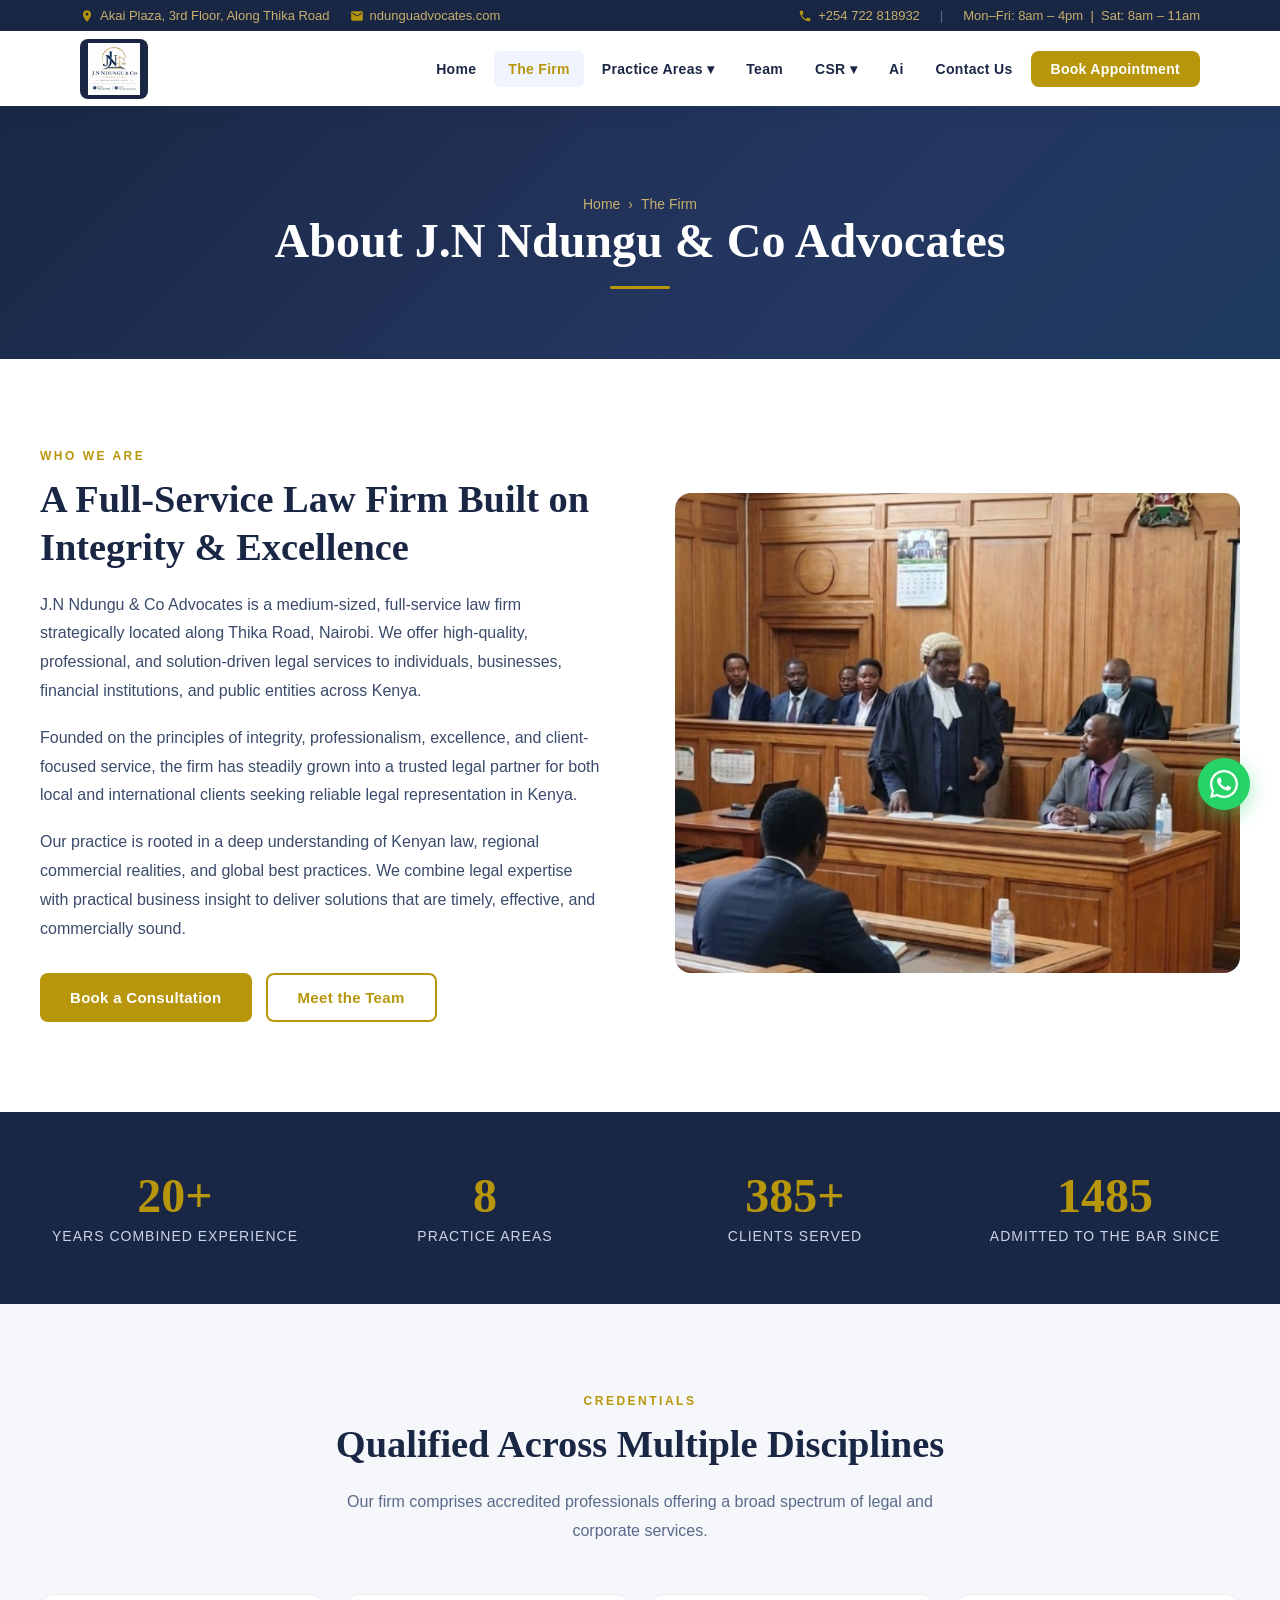
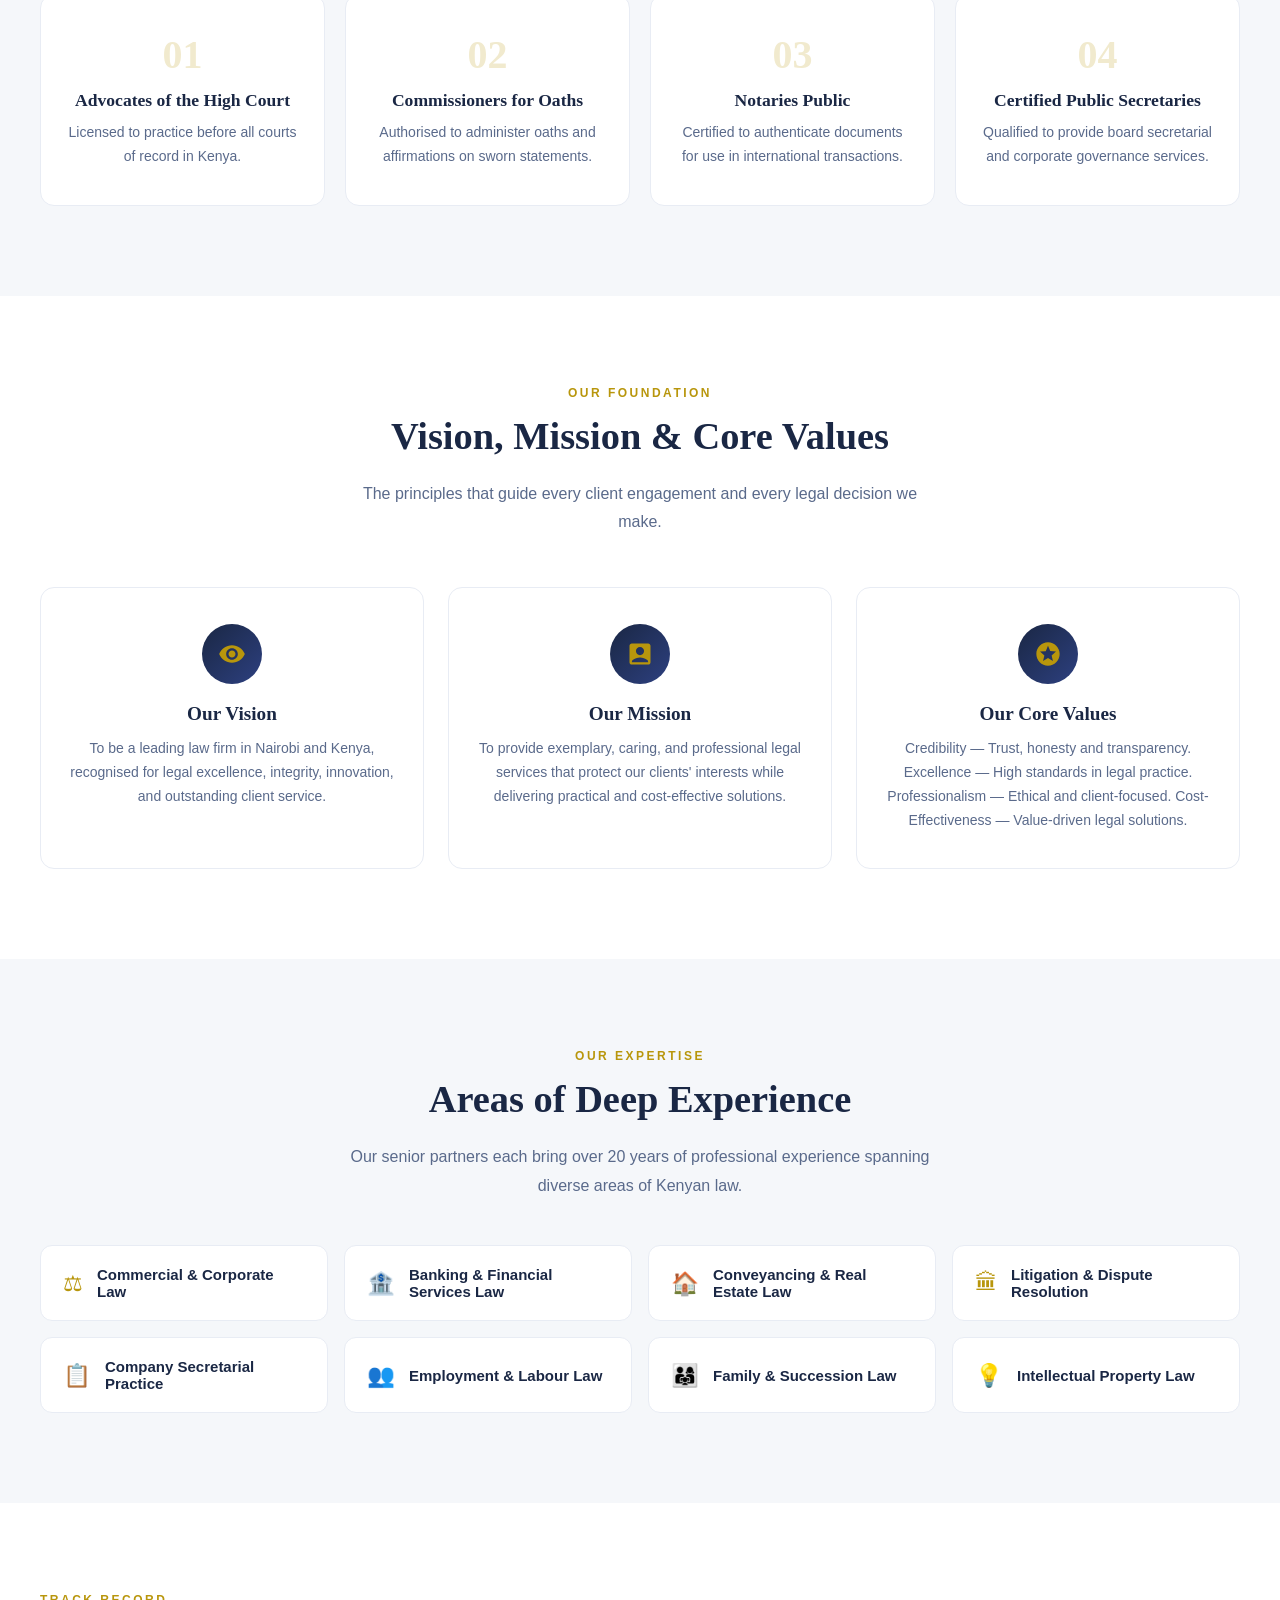
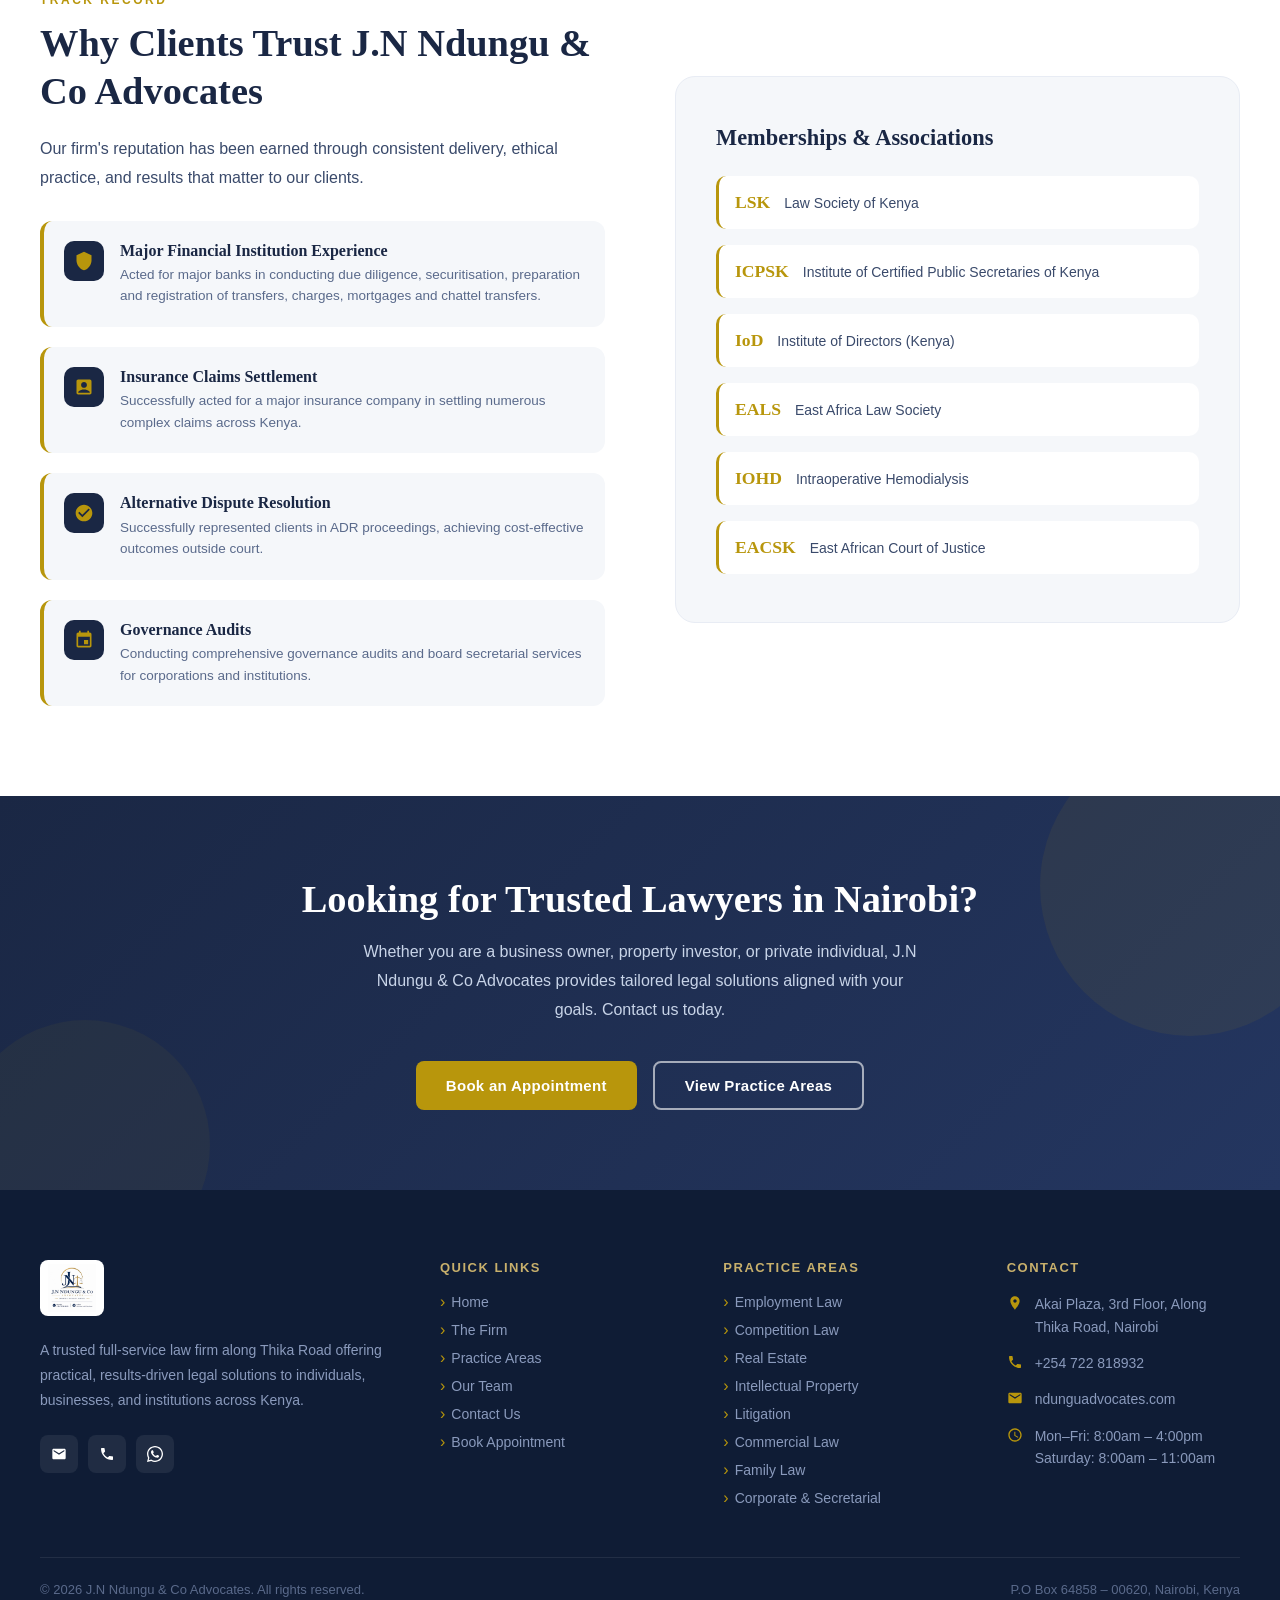
<file: about.html>
<!DOCTYPE html>
<html lang="en">
<head>
  <meta charset="UTF-8" />
  <meta name="viewport" content="width=device-width, initial-scale=1.0" />
  <title>The Firm – J.N Ndungu & Co Advocates | Thika Road, Nairobi</title>
  <meta name="description" content="J.N Ndungu & Co Advocates is a medium-sized, full-service law firm strategically located along Thika Road, Nairobi, offering high-quality legal services across Kenya." />
  <link rel="stylesheet" href="style.css" />
</head>
<body>

  <!-- TOP BAR -->
  <div class="topbar">
    <div class="topbar-inner">
      <div class="topbar-left">
        <a href="https://maps.google.com/?q=Akai+Plaza+3rd+Floor+Along+Thika+Road" target="_blank">
          <svg viewBox="0 0 24 24" width="14" height="14" fill="#b8960c"><path d="M12 2C8.13 2 5 5.13 5 9c0 5.25 7 13 7 13s7-7.75 7-13c0-3.87-3.13-7-7-7zm0 9.5c-1.38 0-2.5-1.12-2.5-2.5s1.12-2.5 2.5-2.5 2.5 1.12 2.5 2.5-1.12 2.5-2.5 2.5z"/></svg>
          Akai Plaza, 3rd Floor, Along Thika Road
        </a>
        <a href="mailto:ndunguadvocates.com">
          <svg viewBox="0 0 24 24" width="14" height="14" fill="#b8960c"><path d="M20 4H4c-1.1 0-2 .9-2 2v12c0 1.1.9 2 2 2h16c1.1 0 2-.9 2-2V6c0-1.1-.9-2-2-2zm0 4l-8 5-8-5V6l8 5 8-5v2z"/></svg>
          ndunguadvocates.com
        </a>
      </div>
      <div class="topbar-right">
        <a href="tel:+254722818932">
          <svg viewBox="0 0 24 24" width="14" height="14" fill="#b8960c"><path d="M6.62 10.79c1.44 2.83 3.76 5.14 6.59 6.59l2.2-2.2c.27-.27.67-.36 1.02-.24 1.12.37 2.33.57 3.57.57.55 0 1 .45 1 1V20c0 .55-.45 1-1 1-9.39 0-17-7.61-17-17 0-.55.45-1 1-1h3.5c.55 0 1 .45 1 1 0 1.25.2 2.45.57 3.57.11.35.03.74-.25 1.02l-2.2 2.2z"/></svg>
          +254 722 818932
        </a>
        <span style="color:#5a6a8b">|</span>
        <a href="#" style="color:#c8b06c">Mon–Fri: 8am – 4pm &nbsp;|&nbsp; Sat: 8am – 11am</a>
      </div>
    </div>
  </div>

  <!-- NAVBAR -->
  <nav class="navbar">
    <div class="nav-inner">
      <a href="index.html" class="nav-logo">
        <img src="images/logo.jpg" alt="J.N Ndungu & Co Advocates" />
      </a>
      <ul class="nav-links">
        <li><a href="index.html">Home</a></li>
        <li><a href="about.html" class="active">The Firm</a></li>
        <li>
          <a href="practice-areas.html">Practice Areas ▾</a>
          <ul class="dropdown">
            <li><a href="practice-areas.html#employment">Employment Law</a></li>
            <li><a href="practice-areas.html#competition">Competition Law</a></li>
            <li><a href="practice-areas.html#realestate">Real Estate &amp; Conveyancing</a></li>
            <li><a href="practice-areas.html#ip">Intellectual Property Law</a></li>
            <li><a href="practice-areas.html#litigation">Litigation &amp; Dispute Resolution</a></li>
            <li><a href="practice-areas.html#commercial">Commercial Law</a></li>
            <li><a href="practice-areas.html#family">Family Law</a></li>
            <li><a href="practice-areas.html#corporate">Corporate &amp; Company Secretarial</a></li>
          </ul>
        </li>
        <li><a href="team.html">Team</a></li>
        <li>
          <a href="CSR.html">CSR ▾</a>
          <ul class="dropdown">
            <li><a href="CSR.html#scholarship">Scholarship</a></li>
            <li><a href="CSR.html#football">Football Academy</a></li>
            <li><a href="CSR.html#hikes">Hikes & Trips</a></li>
            <li><a href="CSR.html#mentorship">Mentorship Programs</a></li>
            <li><a href="CSR.html#internships">Internships</a></li>
          </ul>
        </li>
        <li><a href="AI-Counsel.html">Ai</a></li>
        <li><a href="contact.html">Contact Us</a></li>
        <li><a href="contact.html" class="nav-cta">Book Appointment</a></li>
      </ul>
      <button class="hamburger" aria-label="Menu">
        <span></span><span></span><span></span>
      </button>
    </div>
    <div class="mobile-menu">
      <a href="index.html">Home</a>
      <a href="about.html">The Firm</a>
      <a href="practice-areas.html">Practice Areas</a>
      <a href="practice-areas.html#employment" class="sub">Employment Law</a>
      <a href="practice-areas.html#competition" class="sub">Competition Law</a>
      <a href="practice-areas.html#realestate" class="sub">Real Estate &amp; Conveyancing</a>
      <a href="practice-areas.html#ip" class="sub">Intellectual Property</a>
      <a href="practice-areas.html#litigation" class="sub">Litigation &amp; Dispute Resolution</a>
      <a href="practice-areas.html#commercial" class="sub">Commercial Law</a>
      <a href="practice-areas.html#family" class="sub">Family Law</a>
      <a href="practice-areas.html#corporate" class="sub">Corporate &amp; Secretarial</a>
      <a href="team.html">Team</a>
      <a href="CSR.html">CSR</a>
      <a href="CSR.html#scholarship" class="sub">Scholarship</a>
      <a href="CSR.html#football" class="sub">Football Academy</a>
      <a href="CSR.html#hikes" class="sub">Hikes & Trips</a>
      <a href="CSR.html#mentorship" class="sub">Mentorship Programs</a>
      <a href="CSR.html#internships" class="sub">Internships</a>
      <a href="AI-Counsel.html">Ai</a>
      <a href="contact.html">Contact Us</a>
      <a href="contact.html" style="background:#b8960c;color:#fff;font-weight:700;">Book Appointment</a>
    </div>
  </nav>

  <!-- PAGE HERO -->
  <div class="page-hero">
    <div class="page-hero-content">
      <div class="breadcrumb"><a href="index.html">Home</a> <span>›</span> <span>The Firm</span></div>
      <h1>About J.N Ndungu & Co Advocates</h1>
      <div class="gold-bar"></div>
    </div>
  </div>

  <!-- WHO WE ARE -->
  <section class="section">
    <div class="container">
      <div class="about-intro">
        <div class="reveal-left">
          <span class="section-label">Who We Are</span>
          <h2 class="section-title">A Full-Service Law Firm Built on Integrity &amp; Excellence</h2>
          <p style="margin-bottom:18px;">J.N Ndungu & Co Advocates is a medium-sized, full-service law firm strategically located along Thika Road, Nairobi. We offer high-quality, professional, and solution-driven legal services to individuals, businesses, financial institutions, and public entities across Kenya.</p>
          <p style="margin-bottom:18px;">Founded on the principles of integrity, professionalism, excellence, and client-focused service, the firm has steadily grown into a trusted legal partner for both local and international clients seeking reliable legal representation in Kenya.</p>
          <p style="margin-bottom:30px;">Our practice is rooted in a deep understanding of Kenyan law, regional commercial realities, and global best practices. We combine legal expertise with practical business insight to deliver solutions that are timely, effective, and commercially sound.</p>
          <div style="display:flex;gap:14px;flex-wrap:wrap;">
            <a href="contact.html" class="btn btn-gold">Book a Consultation</a>
            <a href="team.html" class="btn btn-outline-gold">Meet the Team</a>
          </div>
        </div>
        <div class="reveal-right">
          <img src="images/law.jpeg" alt="J.N Ndungu & Co Advocates Office along Thika Road" />
        </div>
      </div>
    </div>
  </section>

  <!-- STAT STRIP -->
  <div class="stat-strip">
    <div class="container">
      <div class="stat-item reveal">
        <div class="stat-num" data-target="20" data-suffix="+">0+</div>
        <div class="stat-label">Years Combined Experience</div>
      </div>
      <div class="stat-item reveal">
        <div class="stat-num" data-target="8" data-suffix="">0</div>
        <div class="stat-label">Practice Areas</div>
      </div>
      <div class="stat-item reveal">
        <div class="stat-num" data-target="500" data-suffix="+">0+</div>
        <div class="stat-label">Clients Served</div>
      </div>
      <div class="stat-item reveal">
        <div class="stat-num" data-target="1998" data-suffix="">0</div>
        <div class="stat-label">Admitted to the Bar Since</div>
      </div>
    </div>
  </div>

  <!-- CREDENTIALS -->
  <section class="section" style="background:#f5f7fa;">
    <div class="container">
      <div class="text-center reveal">
        <span class="section-label">Credentials</span>
        <h2 class="section-title">Qualified Across Multiple Disciplines</h2>
        <p class="section-desc">Our firm comprises accredited professionals offering a broad spectrum of legal and corporate services.</p>
      </div>
      <div style="display:grid;grid-template-columns:repeat(auto-fit,minmax(220px,1fr));gap:20px;margin-top:48px;">
        <div class="value-card reveal">
          <span class="value-num">01</span>
          <h3>Advocates of the High Court</h3>
          <p>Licensed to practice before all courts of record in Kenya.</p>
        </div>
        <div class="value-card reveal">
          <span class="value-num">02</span>
          <h3>Commissioners for Oaths</h3>
          <p>Authorised to administer oaths and affirmations on sworn statements.</p>
        </div>
        <div class="value-card reveal">
          <span class="value-num">03</span>
          <h3>Notaries Public</h3>
          <p>Certified to authenticate documents for use in international transactions.</p>
        </div>
        <div class="value-card reveal">
          <span class="value-num">04</span>
          <h3>Certified Public Secretaries</h3>
          <p>Qualified to provide board secretarial and corporate governance services.</p>
        </div>
      </div>
    </div>
  </section>

  <!-- VISION / MISSION / VALUES -->
  <section class="section">
    <div class="container">
      <div class="text-center reveal">
        <span class="section-label">Our Foundation</span>
        <h2 class="section-title">Vision, Mission &amp; Core Values</h2>
        <p class="section-desc">The principles that guide every client engagement and every legal decision we make.</p>
      </div>
      <div class="about-vmc">
        <div class="vmc-card reveal">
          <div class="vmc-icon">
            <svg viewBox="0 0 24 24"><path d="M12 4.5C7 4.5 2.73 7.61 1 12c1.73 4.39 6 7.5 11 7.5s9.27-3.11 11-7.5c-1.73-4.39-6-7.5-11-7.5zM12 17c-2.76 0-5-2.24-5-5s2.24-5 5-5 5 2.24 5 5-2.24 5-5 5zm0-8c-1.66 0-3 1.34-3 3s1.34 3 3 3 3-1.34 3-3-1.34-3-3-3z"/></svg>
          </div>
          <h3>Our Vision</h3>
          <p>To be a leading law firm in Nairobi and Kenya, recognised for legal excellence, integrity, innovation, and outstanding client service.</p>
        </div>
        <div class="vmc-card reveal">
          <div class="vmc-icon">
            <svg viewBox="0 0 24 24"><path d="M19 3H5c-1.1 0-2 .9-2 2v14c0 1.1.9 2 2 2h14c1.1 0 2-.9 2-2V5c0-1.1-.9-2-2-2zm-7 3c1.93 0 3.5 1.57 3.5 3.5S13.93 13 12 13s-3.5-1.57-3.5-3.5S10.07 6 12 6zm7 13H5v-.23c0-.62.28-1.2.76-1.58C7.47 15.82 9.64 15 12 15s4.53.82 6.24 2.19c.48.38.76.97.76 1.58V19z"/></svg>
          </div>
          <h3>Our Mission</h3>
          <p>To provide exemplary, caring, and professional legal services that protect our clients' interests while delivering practical and cost-effective solutions.</p>
        </div>
        <div class="vmc-card reveal">
          <div class="vmc-icon">
            <svg viewBox="0 0 24 24"><path d="M11.99 2C6.47 2 2 6.48 2 12s4.47 10 9.99 10C17.52 22 22 17.52 22 12S17.52 2 11.99 2zm4.24 16L12 15.45 7.77 18l1.12-4.81-3.73-3.23 4.92-.42L12 5l1.92 4.53 4.92.42-3.73 3.23L16.23 18z"/></svg>
          </div>
          <h3>Our Core Values</h3>
          <p>Credibility — Trust, honesty and transparency. Excellence — High standards in legal practice. Professionalism — Ethical and client-focused. Cost-Effectiveness — Value-driven legal solutions.</p>
        </div>
      </div>
    </div>
  </section>

  <!-- EXPERTISE AREAS -->
  <section class="section" style="background:#f5f7fa;">
    <div class="container">
      <div class="text-center reveal">
        <span class="section-label">Our Expertise</span>
        <h2 class="section-title">Areas of Deep Experience</h2>
        <p class="section-desc">Our senior partners each bring over 20 years of professional experience spanning diverse areas of Kenyan law.</p>
      </div>
      <div style="display:grid;grid-template-columns:repeat(auto-fit,minmax(280px,1fr));gap:16px;margin-top:44px;">
        <div class="reveal" style="display:flex;align-items:center;gap:14px;background:#fff;padding:20px 22px;border-radius:12px;border:1px solid #e8ecf4;transition:all 0.2s;">
          <span style="color:#b8960c;font-size:1.4rem;">⚖</span>
          <span style="font-family:Arial,sans-serif;font-size:15px;color:#1a2744;font-weight:600;">Commercial &amp; Corporate Law</span>
        </div>
        <div class="reveal" style="display:flex;align-items:center;gap:14px;background:#fff;padding:20px 22px;border-radius:12px;border:1px solid #e8ecf4;">
          <span style="color:#b8960c;font-size:1.4rem;">🏦</span>
          <span style="font-family:Arial,sans-serif;font-size:15px;color:#1a2744;font-weight:600;">Banking &amp; Financial Services Law</span>
        </div>
        <div class="reveal" style="display:flex;align-items:center;gap:14px;background:#fff;padding:20px 22px;border-radius:12px;border:1px solid #e8ecf4;">
          <span style="color:#b8960c;font-size:1.4rem;">🏠</span>
          <span style="font-family:Arial,sans-serif;font-size:15px;color:#1a2744;font-weight:600;">Conveyancing &amp; Real Estate Law</span>
        </div>
        <div class="reveal" style="display:flex;align-items:center;gap:14px;background:#fff;padding:20px 22px;border-radius:12px;border:1px solid #e8ecf4;">
          <span style="color:#b8960c;font-size:1.4rem;">🏛</span>
          <span style="font-family:Arial,sans-serif;font-size:15px;color:#1a2744;font-weight:600;">Litigation &amp; Dispute Resolution</span>
        </div>
        <div class="reveal" style="display:flex;align-items:center;gap:14px;background:#fff;padding:20px 22px;border-radius:12px;border:1px solid #e8ecf4;">
          <span style="color:#b8960c;font-size:1.4rem;">📋</span>
          <span style="font-family:Arial,sans-serif;font-size:15px;color:#1a2744;font-weight:600;">Company Secretarial Practice</span>
        </div>
        <div class="reveal" style="display:flex;align-items:center;gap:14px;background:#fff;padding:20px 22px;border-radius:12px;border:1px solid #e8ecf4;">
          <span style="color:#b8960c;font-size:1.4rem;">👥</span>
          <span style="font-family:Arial,sans-serif;font-size:15px;color:#1a2744;font-weight:600;">Employment &amp; Labour Law</span>
        </div>
        <div class="reveal" style="display:flex;align-items:center;gap:14px;background:#fff;padding:20px 22px;border-radius:12px;border:1px solid #e8ecf4;">
          <span style="color:#b8960c;font-size:1.4rem;">👨‍👩‍👧</span>
          <span style="font-family:Arial,sans-serif;font-size:15px;color:#1a2744;font-weight:600;">Family &amp; Succession Law</span>
        </div>
        <div class="reveal" style="display:flex;align-items:center;gap:14px;background:#fff;padding:20px 22px;border-radius:12px;border:1px solid #e8ecf4;">
          <span style="color:#b8960c;font-size:1.4rem;">💡</span>
          <span style="font-family:Arial,sans-serif;font-size:15px;color:#1a2744;font-weight:600;">Intellectual Property Law</span>
        </div>
      </div>
    </div>
  </section>

  <!-- TRACK RECORD -->
  <section class="section">
    <div class="container">
      <div style="display:grid;grid-template-columns:1fr 1fr;gap:70px;align-items:center;">
        <div class="reveal-left">
          <span class="section-label">Track Record</span>
          <h2 class="section-title">Why Clients Trust J.N Ndungu & Co Advocates</h2>
          <p style="margin-bottom:28px;">Our firm's reputation has been earned through consistent delivery, ethical practice, and results that matter to our clients.</p>
          <ul class="why-list">
            <li>
              <div class="why-icon">
                <svg viewBox="0 0 24 24"><path d="M12 1L3 5v6c0 5.55 3.84 10.74 9 12 5.16-1.26 9-6.45 9-12V5l-9-4z"/></svg>
              </div>
              <div class="why-text">
                <h4>Major Financial Institution Experience</h4>
                <p>Acted for major banks in conducting due diligence, securitisation, preparation and registration of transfers, charges, mortgages and chattel transfers.</p>
              </div>
            </li>
            <li>
              <div class="why-icon">
                <svg viewBox="0 0 24 24"><path d="M19 3H5c-1.1 0-2 .9-2 2v14c0 1.1.9 2 2 2h14c1.1 0 2-.9 2-2V5c0-1.1-.9-2-2-2zm-7 3c1.93 0 3.5 1.57 3.5 3.5S13.93 13 12 13s-3.5-1.57-3.5-3.5S10.07 6 12 6zm7 13H5v-.23c0-.62.28-1.2.76-1.58C7.47 15.82 9.64 15 12 15s4.53.82 6.24 2.19c.48.38.76.97.76 1.58V19z"/></svg>
              </div>
              <div class="why-text">
                <h4>Insurance Claims Settlement</h4>
                <p>Successfully acted for a major insurance company in settling numerous complex claims across Kenya.</p>
              </div>
            </li>
            <li>
              <div class="why-icon">
                <svg viewBox="0 0 24 24"><path d="M12 2C6.48 2 2 6.48 2 12s4.48 10 10 10 10-4.48 10-10S17.52 2 12 2zm-2 15l-5-5 1.41-1.41L10 14.17l7.59-7.59L19 8l-9 9z"/></svg>
              </div>
              <div class="why-text">
                <h4>Alternative Dispute Resolution</h4>
                <p>Successfully represented clients in ADR proceedings, achieving cost-effective outcomes outside court.</p>
              </div>
            </li>
            <li>
              <div class="why-icon">
                <svg viewBox="0 0 24 24"><path d="M17 12h-5v5h5v-5zM16 1v2H8V1H6v2H5c-1.11 0-1.99.9-1.99 2L3 19c0 1.1.89 2 2 2h14c1.1 0 2-.9 2-2V5c0-1.1-.9-2-2-2h-1V1h-2zm3 18H5V8h14v11z"/></svg>
              </div>
              <div class="why-text">
                <h4>Governance Audits</h4>
                <p>Conducting comprehensive governance audits and board secretarial services for corporations and institutions.</p>
              </div>
            </li>
          </ul>
        </div>
        <div class="reveal-right" style="background:#f5f7fa;border-radius:20px;padding:48px 40px;border:1px solid #e8ecf4;">
          <h3 style="font-size:1.4rem;margin-bottom:24px;color:#1a2744;">Memberships &amp; Associations</h3>
          <div style="display:flex;flex-direction:column;gap:16px;">
            <div style="display:flex;align-items:center;gap:14px;padding:16px;background:#fff;border-radius:10px;border-left:3px solid #b8960c;">
              <span style="color:#b8960c;font-weight:900;font-family:Georgia,serif;font-size:1.1rem;">LSK</span>
              <span style="font-family:Arial,sans-serif;font-size:14px;color:#3a4a6b;">Law Society of Kenya</span>
            </div>
            <div style="display:flex;align-items:center;gap:14px;padding:16px;background:#fff;border-radius:10px;border-left:3px solid #b8960c;">
              <span style="color:#b8960c;font-weight:900;font-family:Georgia,serif;font-size:1.1rem;">ICPSK</span>
              <span style="font-family:Arial,sans-serif;font-size:14px;color:#3a4a6b;">Institute of Certified Public Secretaries of Kenya</span>
            </div>
            <div style="display:flex;align-items:center;gap:14px;padding:16px;background:#fff;border-radius:10px;border-left:3px solid #b8960c;">
              <span style="color:#b8960c;font-weight:900;font-family:Georgia,serif;font-size:1.1rem;">IoD</span>
              <span style="font-family:Arial,sans-serif;font-size:14px;color:#3a4a6b;">Institute of Directors (Kenya)</span>
            </div>
            <div style="display:flex;align-items:center;gap:14px;padding:16px;background:#fff;border-radius:10px;border-left:3px solid #b8960c;">
              <span style="color:#b8960c;font-weight:900;font-family:Georgia,serif;font-size:1.1rem;">EALS</span>
              <span style="font-family:Arial,sans-serif;font-size:14px;color:#3a4a6b;">East Africa Law Society</span>
            </div>
            <div style="display:flex;align-items:center;gap:14px;padding:16px;background:#fff;border-radius:10px;border-left:3px solid #b8960c;">
              <span style="color:#b8960c;font-weight:900;font-family:Georgia,serif;font-size:1.1rem;">IOHD</span>
              <span style="font-family:Arial,sans-serif;font-size:14px;color:#3a4a6b;">Intraoperative Hemodialysis</span>
            </div>
            <div style="display:flex;align-items:center;gap:14px;padding:16px;background:#fff;border-radius:10px;border-left:3px solid #b8960c;">
              <span style="color:#b8960c;font-weight:900;font-family:Georgia,serif;font-size:1.1rem;">EACSK</span>
              <span style="font-family:Arial,sans-serif;font-size:14px;color:#3a4a6b;">East African Court of Justice</span>
            </div>
          </div>
        </div>
      </div>
    </div>
  </section>

  <!-- CTA BAND -->
  <div class="cta-band">
    <div class="container">
      <h2 class="reveal">Looking for Trusted Lawyers in Nairobi?</h2>
      <p class="reveal">Whether you are a business owner, property investor, or private individual, J.N Ndungu & Co Advocates provides tailored legal solutions aligned with your goals. Contact us today.</p>
      <div class="cta-buttons reveal">
        <a href="contact.html" class="btn btn-gold">Book an Appointment</a>
        <a href="practice-areas.html" class="btn btn-outline">View Practice Areas</a>
      </div>
    </div>
  </div>

  <!-- FOOTER -->
  <footer>
    <div class="footer-grid">
      <div class="footer-brand">
        <img src="images/logo.jpg" alt="J.N Ndungu & Co Advocates" />
        <p>A trusted full-service law firm along Thika Road offering practical, results-driven legal solutions to individuals, businesses, and institutions across Kenya.</p>
        <div class="footer-social">
          <a href="mailto:ndunguadvocates.com" title="Email">
            <svg viewBox="0 0 24 24"><path d="M20 4H4c-1.1 0-2 .9-2 2v12c0 1.1.9 2 2 2h16c1.1 0 2-.9 2-2V6c0-1.1-.9-2-2-2zm0 4l-8 5-8-5V6l8 5 8-5v2z"/></svg>
          </a>
          <a href="tel:+254722818932" title="Call">
            <svg viewBox="0 0 24 24"><path d="M6.62 10.79c1.44 2.83 3.76 5.14 6.59 6.59l2.2-2.2c.27-.27.67-.36 1.02-.24 1.12.37 2.33.57 3.57.57.55 0 1 .45 1 1V20c0 .55-.45 1-1 1-9.39 0-17-7.61-17-17 0-.55.45-1 1-1h3.5c.55 0 1 .45 1 1 0 1.25.2 2.45.57 3.57.11.35.03.74-.25 1.02l-2.2 2.2z"/></svg>
          </a>
          <a href="https://wa.me/254722818932" title="WhatsApp">
            <svg viewBox="0 0 24 24"><path d="M17.472 14.382c-.297-.149-1.758-.867-2.03-.967-.273-.099-.471-.148-.67.15-.197.297-.767.966-.94 1.164-.173.199-.347.223-.644.075-.297-.15-1.255-.463-2.39-1.475-.883-.788-1.48-1.761-1.653-2.059-.173-.297-.018-.458.13-.606.134-.133.298-.347.446-.52.149-.174.198-.298.298-.497.099-.198.05-.371-.025-.52-.075-.149-.669-1.612-.916-2.207-.242-.579-.487-.5-.669-.51-.173-.008-.371-.01-.57-.01-.198 0-.52.074-.792.372-.272.297-1.04 1.016-1.04 2.479 0 1.462 1.065 2.875 1.213 3.074.149.198 2.096 3.2 5.077 4.487.709.306 1.262.489 1.694.625.712.227 1.36.195 1.871.118.571-.085 1.758-.719 2.006-1.413.248-.694.248-1.289.173-1.413-.074-.124-.272-.198-.57-.347zM12 0C5.373 0 0 5.373 0 12c0 2.139.566 4.147 1.547 5.886L0 24l6.293-1.528C8.012 23.459 9.968 24 12 24c6.627 0 12-5.373 12-12S18.627 0 12 0zm0 22c-1.891 0-3.658-.498-5.189-1.367l-.371-.219-3.839.932.977-3.727-.24-.386C2.55 15.556 2 13.839 2 12 2 6.477 6.477 2 12 2s10 4.477 10 10-4.477 10-10 10z"/></svg>
          </a>
        </div>
      </div>
      <div class="footer-col">
        <h4>Quick Links</h4>
        <ul>
          <li><a href="index.html">Home</a></li>
          <li><a href="about.html">The Firm</a></li>
          <li><a href="practice-areas.html">Practice Areas</a></li>
          <li><a href="team.html">Our Team</a></li>
          <li><a href="contact.html">Contact Us</a></li>
          <li><a href="contact.html">Book Appointment</a></li>
        </ul>
      </div>
      <div class="footer-col">
        <h4>Practice Areas</h4>
        <ul>
          <li><a href="practice-areas.html#employment">Employment Law</a></li>
          <li><a href="practice-areas.html#competition">Competition Law</a></li>
          <li><a href="practice-areas.html#realestate">Real Estate</a></li>
          <li><a href="practice-areas.html#ip">Intellectual Property</a></li>
          <li><a href="practice-areas.html#litigation">Litigation</a></li>
          <li><a href="practice-areas.html#commercial">Commercial Law</a></li>
          <li><a href="practice-areas.html#family">Family Law</a></li>
          <li><a href="practice-areas.html#corporate">Corporate &amp; Secretarial</a></li>
        </ul>
      </div>
      <div class="footer-col">
        <h4>Contact</h4>
        <div class="footer-contact-item">
          <svg viewBox="0 0 24 24"><path d="M12 2C8.13 2 5 5.13 5 9c0 5.25 7 13 7 13s7-7.75 7-13c0-3.87-3.13-7-7-7zm0 9.5c-1.38 0-2.5-1.12-2.5-2.5s1.12-2.5 2.5-2.5 2.5 1.12 2.5 2.5-1.12 2.5-2.5 2.5z"/></svg>
          <span>Akai Plaza, 3rd Floor, Along Thika Road, Nairobi</span>
        </div>
        <div class="footer-contact-item">
          <svg viewBox="0 0 24 24"><path d="M6.62 10.79c1.44 2.83 3.76 5.14 6.59 6.59l2.2-2.2c.27-.27.67-.36 1.02-.24 1.12.37 2.33.57 3.57.57.55 0 1 .45 1 1V20c0 .55-.45 1-1 1-9.39 0-17-7.61-17-17 0-.55.45-1 1-1h3.5c.55 0 1 .45 1 1 0 1.25.2 2.45.57 3.57.11.35.03.74-.25 1.02l-2.2 2.2z"/></svg>
          <span><a href="tel:+254722818932">+254 722 818932</a></span>
        </div>
        <div class="footer-contact-item">
          <svg viewBox="0 0 24 24"><path d="M20 4H4c-1.1 0-2 .9-2 2v12c0 1.1.9 2 2 2h16c1.1 0 2-.9 2-2V6c0-1.1-.9-2-2-2zm0 4l-8 5-8-5V6l8 5 8-5v2z"/></svg>
          <span><a href="mailto:ndunguadvocates.com">ndunguadvocates.com</a></span>
        </div>
        <div class="footer-contact-item">
          <svg viewBox="0 0 24 24"><path d="M11.99 2C6.47 2 2 6.48 2 12s4.47 10 9.99 10C17.52 22 22 17.52 22 12S17.52 2 11.99 2zM12 20c-4.42 0-8-3.58-8-8s3.58-8 8-8 8 3.58 8 8-3.58 8-8 8zm.5-13H11v6l5.25 3.15.75-1.23-4.5-2.67V7z"/></svg>
          <span>Mon–Fri: 8:00am – 4:00pm<br />Saturday: 8:00am – 11:00am</span>
        </div>
      </div>
    </div>
    <div class="footer-bottom">
      <p>© 2026 J.N Ndungu & Co Advocates. All rights reserved.</p>
      <p>P.O Box 64858 – 00620, Nairobi, Kenya</p>
    </div>
  </footer>

  <button id="scrollTop" aria-label="Scroll to top">
    <svg viewBox="0 0 24 24"><path d="M7.41 15.41L12 10.83l4.59 4.58L18 14l-6-6-6 6z"/></svg>
  </button>
  <a class="wa-float" href="https://wa.me/254722818932" target="_blank" aria-label="WhatsApp">
    <svg viewBox="0 0 24 24"><path d="M17.472 14.382c-.297-.149-1.758-.867-2.03-.967-.273-.099-.471-.148-.67.15-.197.297-.767.966-.94 1.164-.173.199-.347.223-.644.075-.297-.15-1.255-.463-2.39-1.475-.883-.788-1.48-1.761-1.653-2.059-.173-.297-.018-.458.13-.606.134-.133.298-.347.446-.52.149-.174.198-.298.298-.497.099-.198.05-.371-.025-.52-.075-.149-.669-1.612-.916-2.207-.242-.579-.487-.5-.669-.51-.173-.008-.371-.01-.57-.01-.198 0-.52.074-.792.372-.272.297-1.04 1.016-1.04 2.479 0 1.462 1.065 2.875 1.213 3.074.149.198 2.096 3.2 5.077 4.487.709.306 1.262.489 1.694.625.712.227 1.36.195 1.871.118.571-.085 1.758-.719 2.006-1.413.248-.694.248-1.289.173-1.413-.074-.124-.272-.198-.57-.347zM12 0C5.373 0 0 5.373 0 12c0 2.139.566 4.147 1.547 5.886L0 24l6.293-1.528C8.012 23.459 9.968 24 12 24c6.627 0 12-5.373 12-12S18.627 0 12 0zm0 22c-1.891 0-3.658-.498-5.189-1.367l-.371-.219-3.839.932.977-3.727-.24-.386C2.55 15.556 2 13.839 2 12 2 6.477 6.477 2 12 2s10 4.477 10 10-4.477 10-10 10z"/></svg>
  </a>

  <script src="main.js"></script>
</body>
</html>
</file>
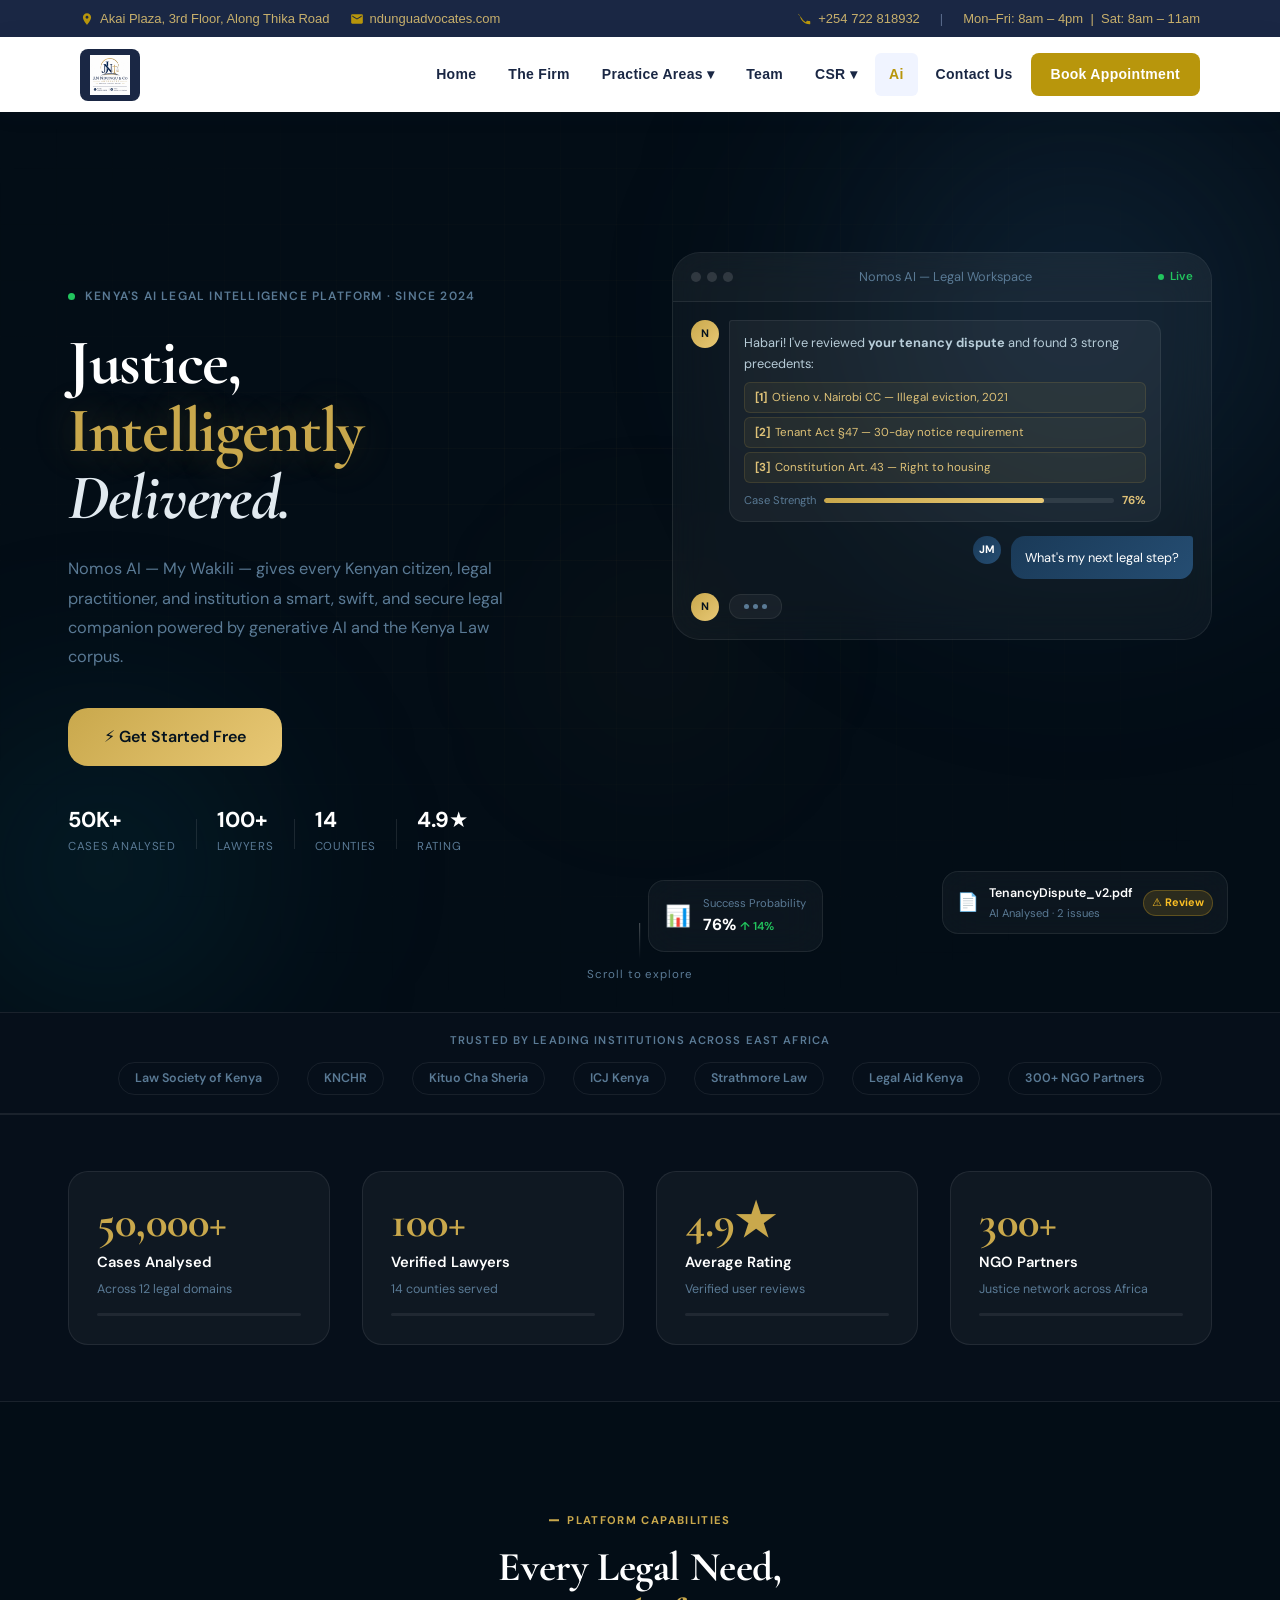
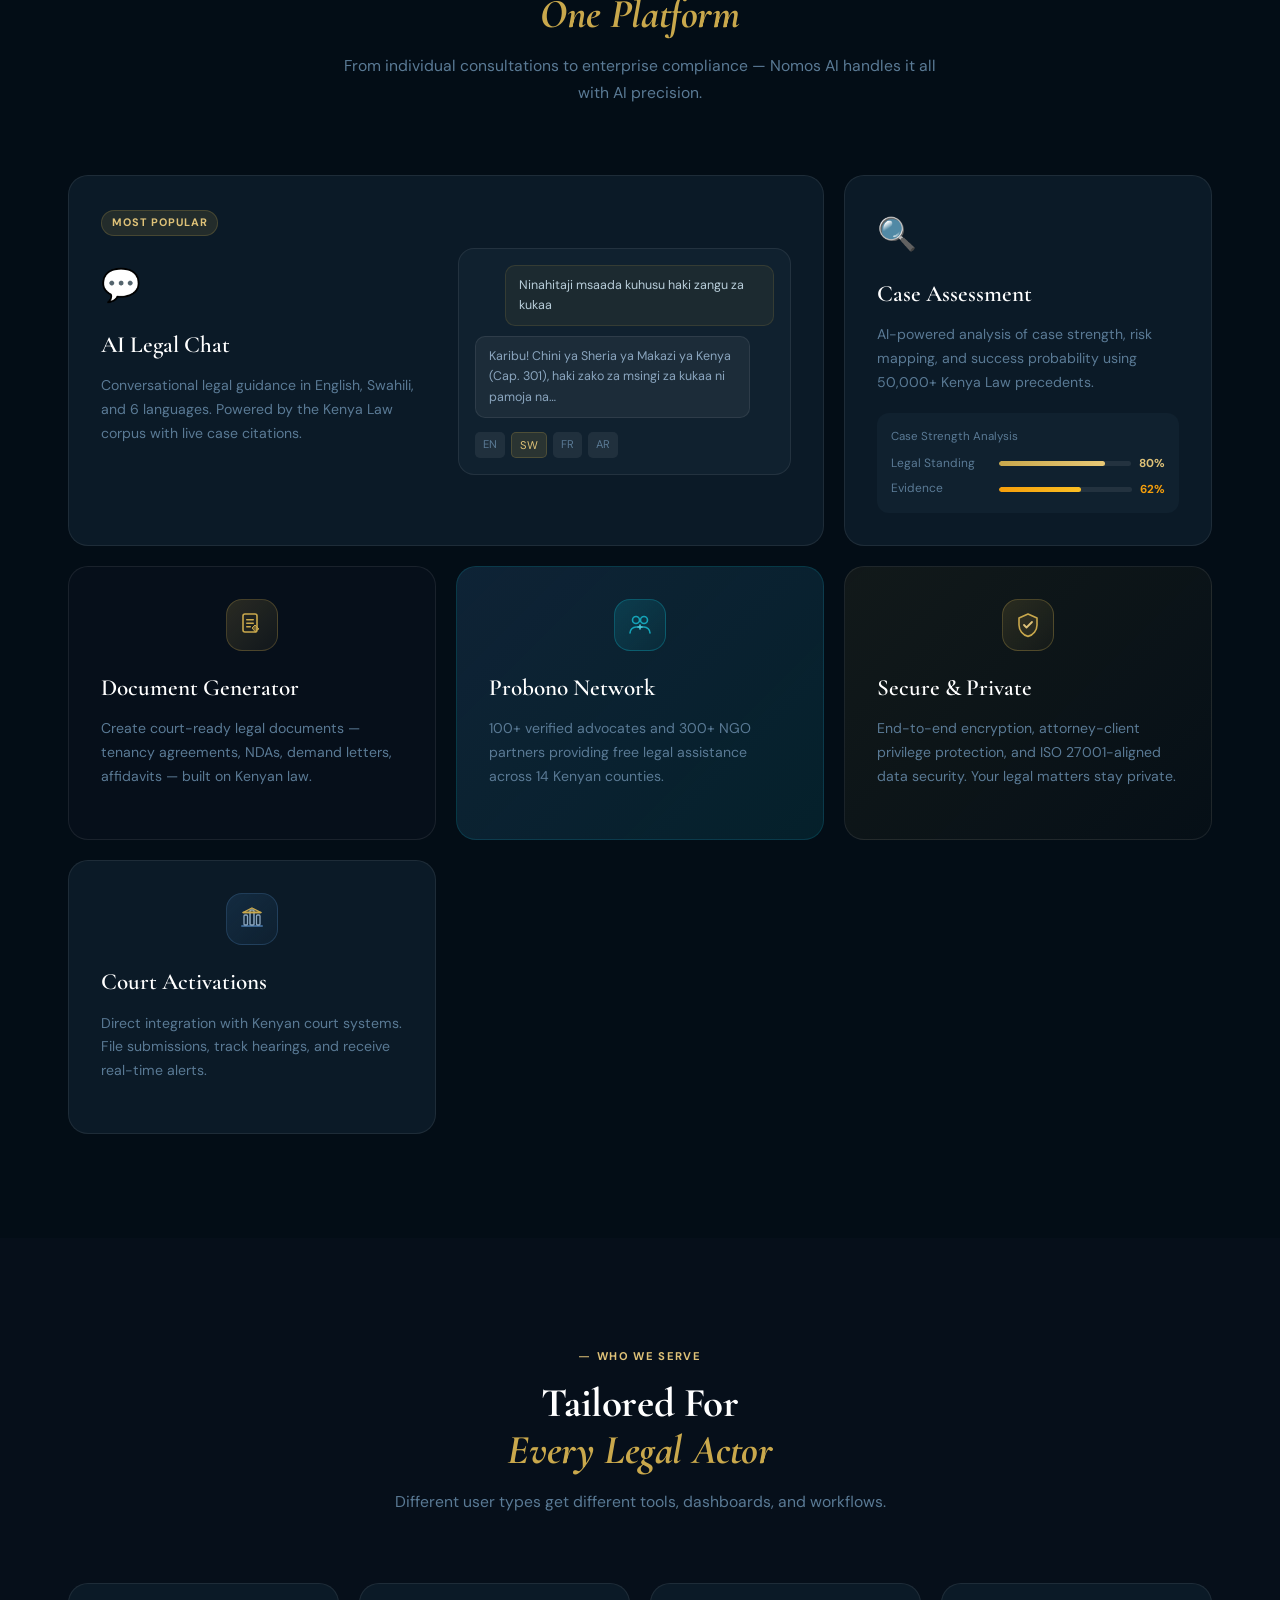
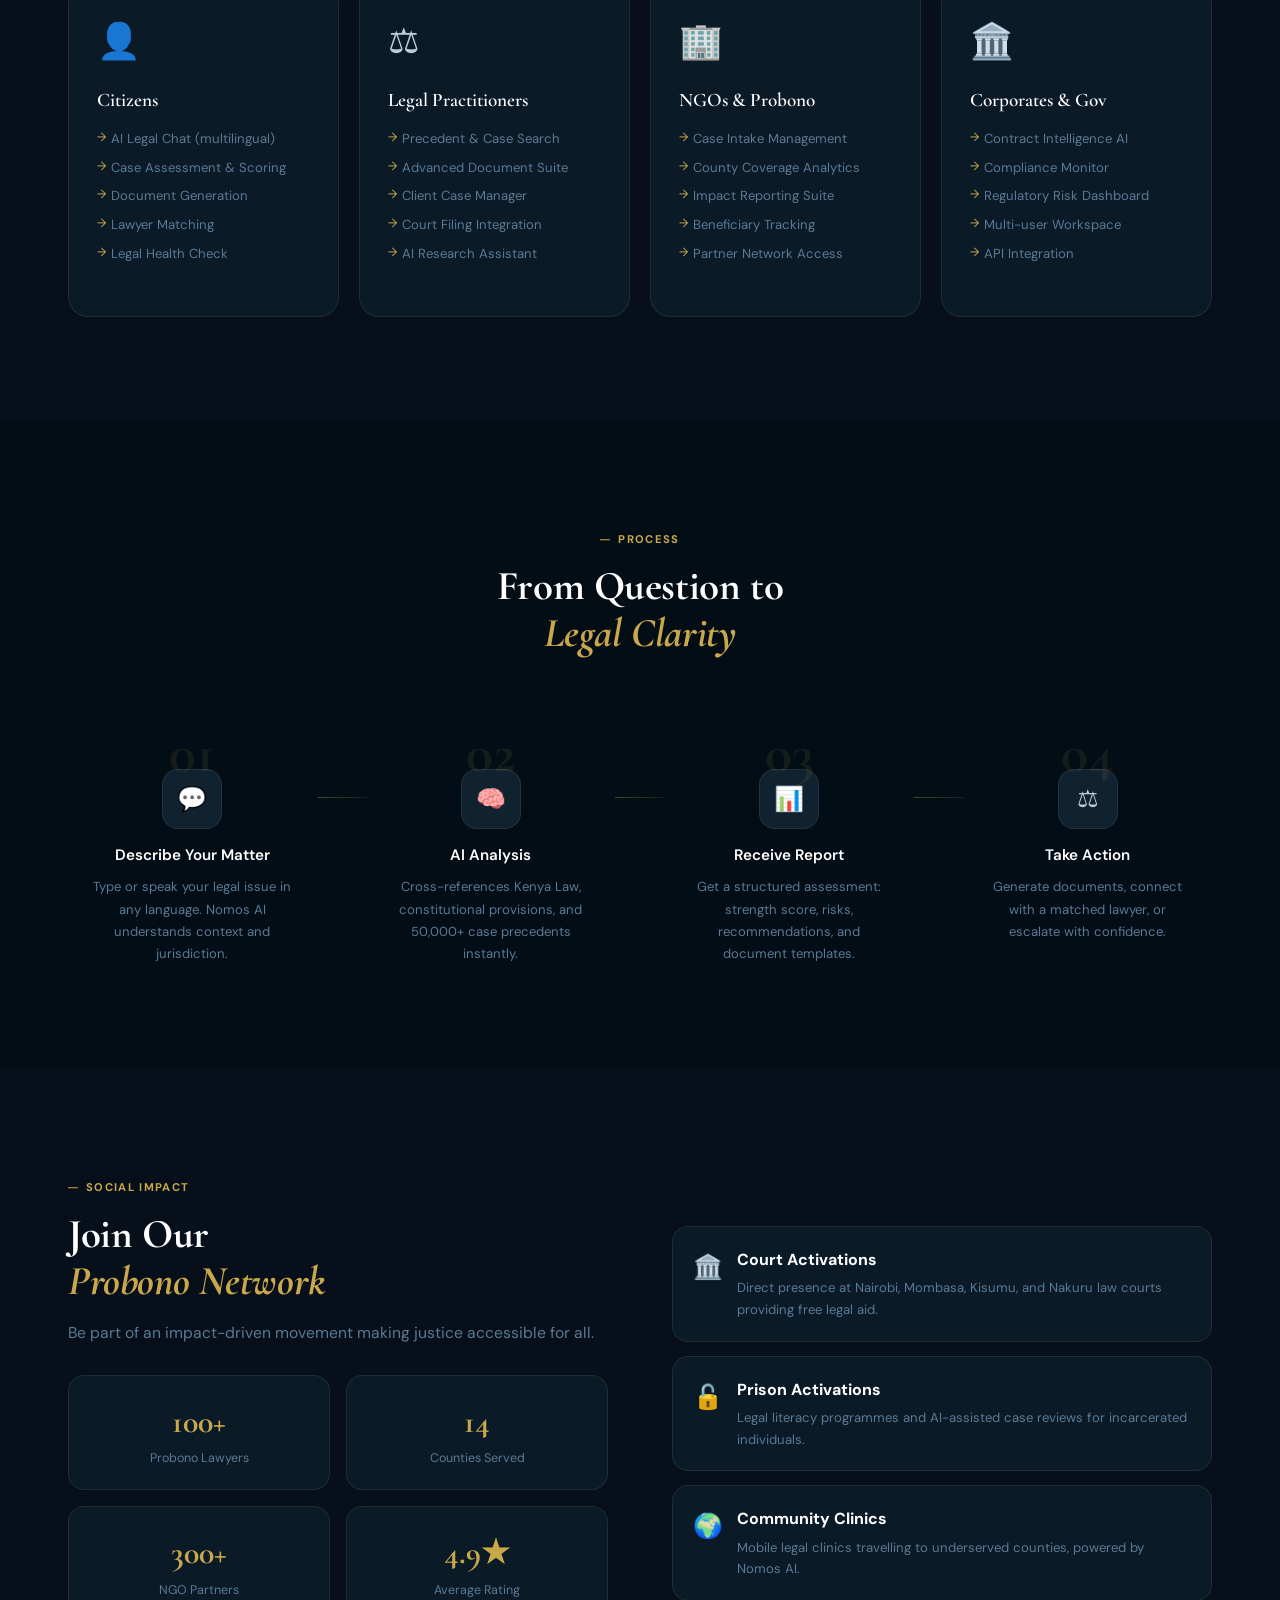
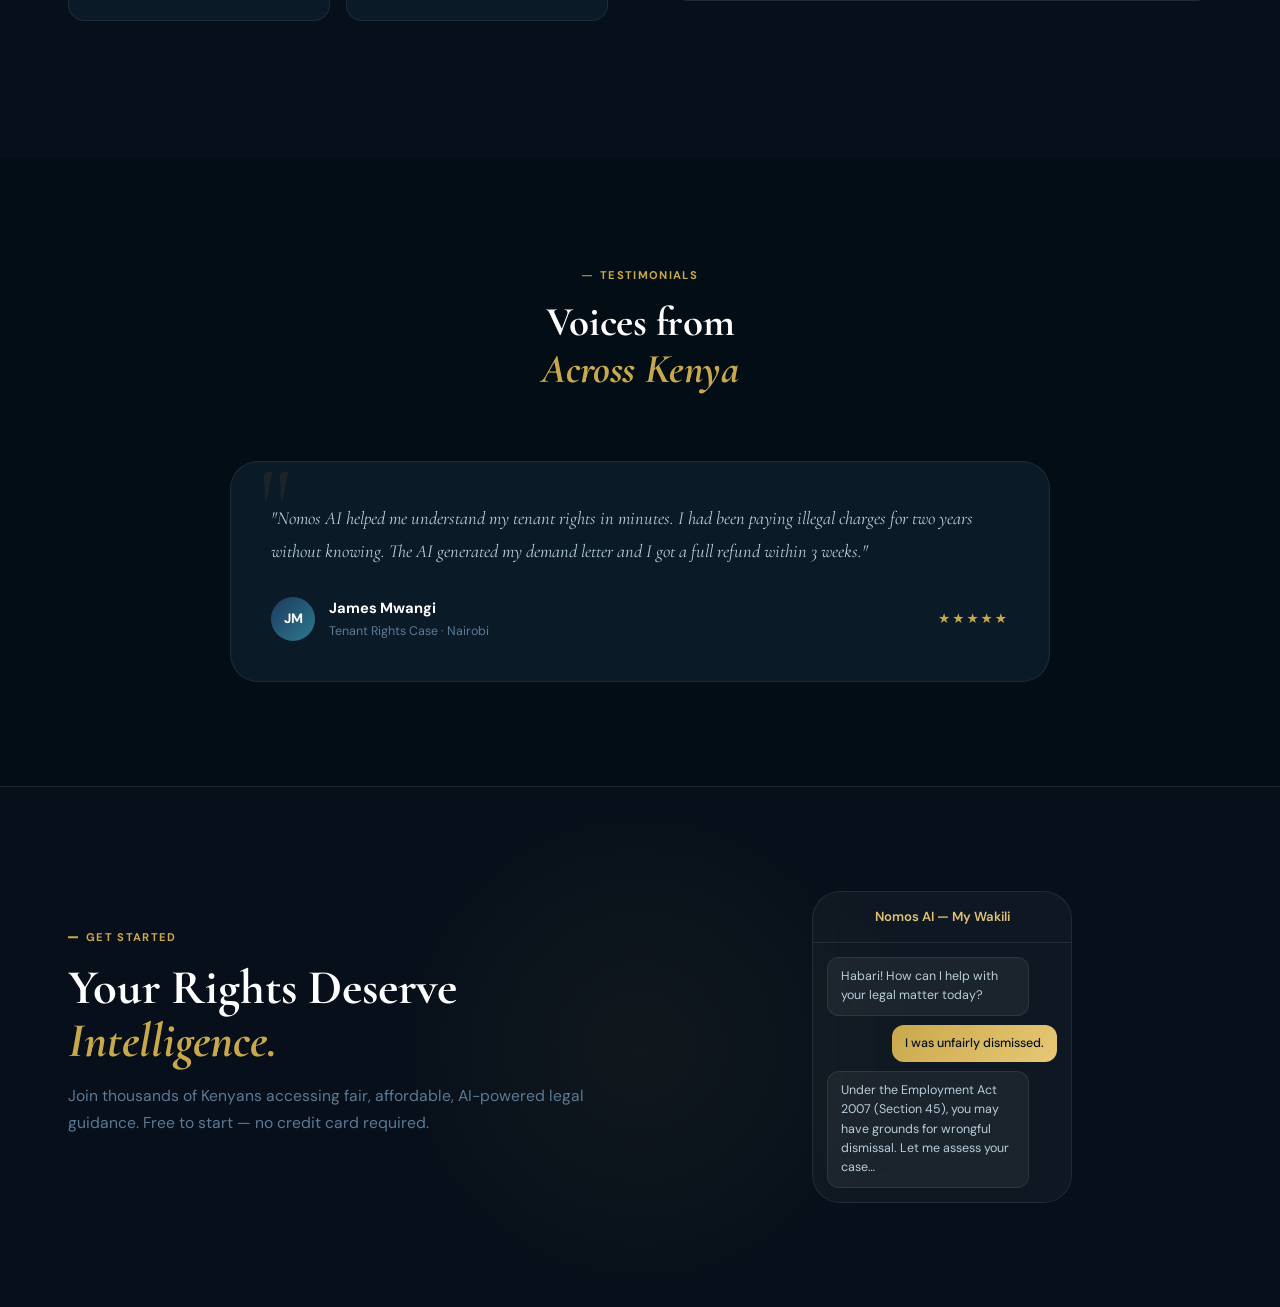
<file: AI-Counsel.html>
<!DOCTYPE html>
<html lang="en">
<head>
<meta charset="UTF-8"/>
<meta name="viewport" content="width=device-width, initial-scale=1.0"/>
<title>Nomos AI — My Wakili | Kenya's Legal Intelligence Platform</title>
<link rel="preconnect" href="https://fonts.googleapis.com"/>
<link href="https://fonts.googleapis.com/css2?family=Cormorant+Garamond:ital,wght@0,500;0,600;0,700;1,600&family=DM+Sans:wght@300;400;500;600;700&display=swap" rel="stylesheet"/>
<style>
/* ═══════════════════════════════════════════════
   NOMOS AI — My Wakili
   Stylesheet: nomos-styles.css
   Links to: nomos-index.html
═══════════════════════════════════════════════ */
/* ══════════════════════════════════════════
   NOMOS AI — DESIGN SYSTEM
   Serif: Cormorant Garamond | Sans: DM Sans
   Theme: Dark Navy + Warm Gold + Teal
══════════════════════════════════════════ */
:root{
  --n950:#030d16;--n900:#04121e;--n850:#071828;--n800:#0b2035;
  --n700:#112840;--n600:#1a3a58;--n500:#254d72;--n400:#3a6490;
  --s400:#5a7a95;--s300:#8aa5be;--s200:#b8cdd9;--s100:#e2eaf0;
  --g600:#7a5c0e;--g500:#a8791a;--g400:#c9a84c;--g300:#dfc278;
  --g200:#e8c875;--g100:#f5e7c0;--gg:rgba(201,168,76,.22);
  --t500:#0e7a8c;--t400:#14a3b8;--t300:#4dc4d4;
  --err:#ef4444;--suc:#22c55e;--warn:#f59e0b;
  --surf0:#030d16;--surf1:#060f1a;--surf2:#0b1a27;--surf3:#10212f;--surf4:#162a3a;
  --gb:rgba(255,255,255,.04);--gbord:rgba(255,255,255,.08);
  --gbord-g:rgba(201,168,76,.2);--gsh:0 24px 64px rgba(0,0,0,.55),0 0 0 1px rgba(255,255,255,.05);
  --serif:'Cormorant Garamond',Georgia,serif;
  --sans:'DM Sans',system-ui,sans-serif;
  --r4:4px;--r8:8px;--r12:12px;--r16:16px;--r20:20px;--r28:28px;--r36:36px;
  --ease:cubic-bezier(.25,.46,.45,.94);
  --spring:cubic-bezier(.34,1.56,.64,1);
}
*,*::before,*::after{box-sizing:border-box;margin:0;padding:0}
html{scroll-behavior:smooth;font-size:16px}
body{font-family:var(--sans);background:var(--surf0);color:var(--s200);line-height:1.65;overflow-x:hidden;-webkit-font-smoothing:antialiased}
::selection{background:var(--gg);color:var(--g200)}
img{max-width:100%;display:block}
a{text-decoration:none;color:inherit}
input,select,textarea,button{font-family:var(--sans)}
.container{max-width:1200px;margin:0 auto;padding:0 28px}
.sr-only{position:absolute;width:1px;height:1px;overflow:hidden;clip:rect(0,0,0,0)}

/* ═══ PAGE ROUTER ═══ */
.page{display:none}
.page.active{display:block}

/* ═══ GLASS ═══ */
.glass{background:var(--gb);border:1px solid var(--gbord);backdrop-filter:blur(20px);-webkit-backdrop-filter:blur(20px)}

/* ═══════════════════════════
   BUTTONS
═══════════════════════════ */
.btn{display:inline-flex;align-items:center;justify-content:center;gap:8px;border:none;cursor:pointer;font-family:var(--sans);font-weight:600;transition:all .25s var(--ease);position:relative;overflow:hidden;white-space:nowrap}
.btn-gold{background:linear-gradient(135deg,var(--g400),var(--g200));color:var(--n900);border-radius:var(--r12);padding:12px 26px;font-size:.9rem}
.btn-gold:hover{transform:translateY(-2px);box-shadow:0 8px 28px rgba(201,168,76,.4)}
.btn-gold.lg{padding:16px 36px;font-size:1rem;border-radius:var(--r20)}
.btn-gold.sm{padding:8px 18px;font-size:.82rem;border-radius:var(--r8)}
.btn-outline{background:transparent;color:var(--s200);border:1.5px solid rgba(255,255,255,.18);border-radius:var(--r12);padding:11px 24px;font-size:.9rem}
.btn-outline:hover{border-color:var(--g400);color:var(--g300)}
.btn-outline.lg{padding:15px 34px;font-size:1rem;border-radius:var(--r20)}
.btn-ghost{background:var(--gb);color:var(--s200);border:1px solid var(--gbord);border-radius:var(--r12);padding:11px 22px;font-size:.88rem;backdrop-filter:blur(12px)}
.btn-ghost:hover{border-color:var(--g400);color:var(--g300)}
.btn-danger{background:rgba(239,68,68,.15);color:var(--err);border:1px solid rgba(239,68,68,.3);border-radius:var(--r8);padding:9px 18px;font-size:.85rem}
.btn-danger:hover{background:rgba(239,68,68,.25)}
.btn-teal{background:linear-gradient(135deg,var(--t500),var(--t400));color:#fff;border-radius:var(--r12);padding:12px 24px;font-size:.9rem}
.btn-teal:hover{transform:translateY(-2px);box-shadow:0 8px 28px rgba(14,122,140,.4)}
.btn-full{width:100%;justify-content:center}

.nav-logo{display:flex;align-items:center;gap:10px;flex-shrink:0;cursor:pointer}
.logo-shield{width:36px;height:36px;border-radius:var(--r8);background:linear-gradient(135deg,var(--g400),var(--g600));display:flex;align-items:center;justify-content:center;font-size:1.1rem;flex-shrink:0}
.logo-wordmark{font-family:var(--sans);font-size:1.15rem;font-weight:700;color:#fff;letter-spacing:-.01em}
.logo-wordmark em{color:var(--g400);font-style:normal}



/* ═══════════════════════════
   COMMAND BAR
═══════════════════════════ */
.cmd-bar-btn{display:flex;align-items:center;gap:8px;background:rgba(255,255,255,.05);border:1px solid rgba(255,255,255,.1);border-radius:var(--r8);padding:7px 14px;color:var(--s400);font-size:.8rem;cursor:pointer;transition:all .2s}
.cmd-bar-btn:hover{border-color:var(--g400);color:var(--s200)}
.cmd-bar-btn kbd{background:var(--surf3);border:1px solid var(--gbord);border-radius:4px;padding:1px 6px;font-size:.7rem}
.cmd-overlay{position:fixed;inset:0;z-index:1100;background:rgba(3,13,22,.85);backdrop-filter:blur(8px);display:none;align-items:flex-start;justify-content:center;padding-top:10vh}
.cmd-overlay.open{display:flex}
.cmd-box{width:100%;max-width:620px;margin:0 24px;background:var(--surf2);border:1px solid var(--gbord-g);border-radius:var(--r28);overflow:hidden;box-shadow:0 40px 80px rgba(0,0,0,.7);animation:cmdIn .2s var(--spring)}
@keyframes cmdIn{from{transform:translateY(-16px) scale(.97);opacity:0}to{transform:none;opacity:1}}
.cmd-head{display:flex;align-items:center;gap:12px;padding:16px 20px;border-bottom:1px solid var(--gbord)}
.cmd-head input{flex:1;background:transparent;border:none;outline:none;font-size:.98rem;color:#fff;font-family:var(--sans)}
.cmd-head input::placeholder{color:var(--s400)}
.cmd-esc{background:var(--surf3);border:1px solid var(--gbord);color:var(--s400);font-size:.72rem;padding:3px 8px;border-radius:5px;cursor:pointer}
.cmd-body{padding:8px;max-height:380px;overflow-y:auto}
.cmd-sec{font-size:.7rem;text-transform:uppercase;letter-spacing:.1em;color:var(--s400);font-weight:600;padding:10px 12px 6px}
.cmd-row{display:flex;align-items:center;gap:12px;padding:10px 12px;border-radius:var(--r8);cursor:pointer;font-size:.88rem;color:var(--s200);transition:background .15s}
.cmd-row:hover,.cmd-row.focused{background:rgba(201,168,76,.08);color:#fff}
.cmd-row-ico{width:28px;height:28px;border-radius:var(--r8);display:flex;align-items:center;justify-content:center;font-size:.9rem;flex-shrink:0}
.cmd-foot{display:flex;gap:16px;padding:10px 20px;border-top:1px solid var(--gbord)}
.cmd-foot span{font-size:.7rem;color:var(--s400)}

/* ═══════════════════════════
   LANDING — HERO
═══════════════════════════ */
.hero{position:relative;min-height:100vh;display:flex;flex-direction:column;justify-content:center;overflow:hidden;padding:100px 0 80px}
.hero-bg{position:absolute;inset:0;pointer-events:none}
.hero-grid{position:absolute;inset:0;background-image:linear-gradient(rgba(201,168,76,.035) 1px,transparent 1px),linear-gradient(90deg,rgba(201,168,76,.035) 1px,transparent 1px);background-size:56px 56px;mask-image:radial-gradient(ellipse 90% 90% at 50% 40%,#000 0%,transparent 70%)}
.hero-glow{position:absolute;border-radius:50%;filter:blur(90px)}
.hg1{width:700px;height:700px;top:-150px;right:-150px;background:radial-gradient(circle,rgba(37,77,114,.35) 0%,transparent 70%)}
.hg2{width:450px;height:450px;bottom:-80px;left:-120px;background:radial-gradient(circle,rgba(14,122,140,.2) 0%,transparent 70%)}
.hg3{width:280px;height:280px;top:45%;left:40%;background:radial-gradient(circle,rgba(201,168,76,.07) 0%,transparent 70%)}
.hero-inner{display:grid;grid-template-columns:1fr 1fr;gap:64px;align-items:center;position:relative;z-index:1}
.hero-eyebrow{display:flex;align-items:center;gap:10px;font-size:.75rem;font-weight:600;color:var(--s400);text-transform:uppercase;letter-spacing:.1em;margin-bottom:22px}
.live-dot{width:7px;height:7px;border-radius:50%;background:var(--suc);box-shadow:0 0 0 0 rgba(34,197,94,.5);animation:lp 2s ease-out infinite;flex-shrink:0}
.live-dot.sm{width:6px;height:6px}
@keyframes lp{0%{box-shadow:0 0 0 0 rgba(34,197,94,.5)}70%{box-shadow:0 0 0 8px rgba(34,197,94,0)}100%{box-shadow:0 0 0 0 rgba(34,197,94,0)}}
.hero-title{font-family:var(--serif);font-size:clamp(2.8rem,5vw,5.2rem);font-weight:700;color:#fff;line-height:1.06;letter-spacing:-.02em;margin-bottom:22px}
.hero-title .line2{color:var(--g400);text-shadow:0 0 40px rgba(201,168,76,.3)}
.hero-title .line3{font-style:italic;color:var(--s100)}
.hero-sub{font-size:1.02rem;color:var(--s400);line-height:1.8;max-width:460px;margin-bottom:36px}
.hero-ctas{display:flex;gap:14px;flex-wrap:wrap;margin-bottom:44px}
.hero-trust{display:flex;gap:20px;align-items:center;flex-wrap:wrap}
.ht-stat strong{display:block;font-size:1.35rem;font-weight:700;color:#fff;line-height:1}
.ht-stat span{font-size:.72rem;color:var(--s400);text-transform:uppercase;letter-spacing:.06em}
.ht-div{width:1px;height:30px;background:rgba(255,255,255,.1)}

/* Hero Visual — AI Window */
.hero-visual{position:relative;height:640px;padding-bottom:80px}
.hv-win{position:absolute;inset:0;border-radius:var(--r28);overflow:hidden;animation:flt 7s ease-in-out infinite}
@keyframes flt{0%,100%{transform:translateY(0)}50%{transform:translateY(-10px)}}
.hv-winbar{display:flex;align-items:center;gap:10px;padding:13px 18px;border-bottom:1px solid var(--gbord);background:rgba(255,255,255,.02)}
.win-dots{display:flex;gap:6px}
.win-dots span{width:10px;height:10px;border-radius:50%;background:rgba(255,255,255,.13)}
.win-title-txt{font-size:.8rem;color:var(--s400);flex:1;text-align:center}
.win-status{display:flex;align-items:center;gap:6px;font-size:.72rem;color:var(--suc);font-weight:600}
.hv-chat{padding:18px;display:flex;flex-direction:column;gap:14px;max-height:380px;overflow:hidden}
.hv-msg{display:flex;gap:10px;align-items:flex-start}
.hv-msg.u{flex-direction:row-reverse}
.hv-av{width:28px;height:28px;border-radius:50%;flex-shrink:0;display:flex;align-items:center;justify-content:center;font-size:.68rem;font-weight:700}
.hv-av.ai{background:linear-gradient(135deg,var(--g400),var(--g200));color:var(--n900)}
.hv-av.usr{background:linear-gradient(135deg,var(--n600),var(--n500));color:#fff}
.hv-bub{border-radius:14px;padding:11px 14px;font-size:.8rem;line-height:1.65;max-width:86%}
.hv-bub.ai{background:rgba(255,255,255,.05);border:1px solid rgba(255,255,255,.07);color:var(--s200);border-top-left-radius:3px}
.hv-bub.usr{background:linear-gradient(135deg,var(--n600),var(--n500));color:#fff;border-top-right-radius:3px}
.hv-cite{margin-top:8px;display:flex;flex-direction:column;gap:4px}
.cite-pill{background:rgba(201,168,76,.07);border:1px solid rgba(201,168,76,.15);border-radius:6px;padding:5px 10px;font-size:.72rem;color:var(--g300)}
.cite-n{font-weight:700;margin-right:5px}
.hv-str{display:flex;align-items:center;gap:8px;margin-top:8px}
.str-lbl{font-size:.7rem;color:var(--s400);white-space:nowrap}
.str-track{flex:1;height:5px;background:rgba(255,255,255,.09);border-radius:3px;overflow:hidden}
.str-fill{height:100%;background:linear-gradient(90deg,var(--g400),var(--g200));border-radius:3px}
.str-pct{font-size:.72rem;font-weight:700;color:var(--g300)}
.hv-typing{display:flex;gap:10px;align-items:center}
.typing-dots{background:rgba(255,255,255,.05);border:1px solid rgba(255,255,255,.07);border-radius:12px;padding:9px 14px;display:flex;gap:4px;align-items:center}
.typing-dots span{width:5px;height:5px;border-radius:50%;background:var(--s400);animation:db 1.4s ease-in-out infinite}
.typing-dots span:nth-child(2){animation-delay:.2s}
.typing-dots span:nth-child(3){animation-delay:.4s}
@keyframes db{0%,60%,100%{transform:translateY(0)}30%{transform:translateY(-6px)}}
.hv-inputbar{display:flex;align-items:center;gap:8px;padding:12px 16px;border-top:1px solid var(--gbord);background:rgba(255,255,255,.02)}
.hv-inputbar input{flex:1;background:transparent;border:none;outline:none;font-size:.82rem;color:var(--s300)}
.hv-inputbar input::placeholder{color:var(--s400)}
.hv-send{width:28px;height:28px;border-radius:50%;background:linear-gradient(135deg,var(--g400),var(--g200));border:none;cursor:pointer;font-size:.8rem;color:var(--n900);font-weight:700;display:flex;align-items:center;justify-content:center}
/* Floating stat */
.hv-badge{position:absolute;bottom:-60px;left:-24px;border-radius:var(--r16);padding:13px 16px;display:flex;align-items:center;gap:12px;z-index:2;animation:flt2 5s ease-in-out 1s infinite}
@keyframes flt2{0%,100%{transform:translateY(0) rotate(-1deg)}50%{transform:translateY(-10px) rotate(0deg)}}
.hvb-icon{font-size:1.3rem}
.hvb-label{font-size:.7rem;color:var(--s400)}
.hvb-val{font-size:1rem;font-weight:700;color:#fff}
.hvb-trend{font-size:.72rem;color:var(--suc);font-weight:600}
/* Floating doc */
.hv-docbadge{position:absolute;bottom:-42px;right:-16px;border-radius:var(--r16);padding:11px 14px;display:flex;align-items:center;gap:10px;z-index:2;animation:flt3 6s ease-in-out .5s infinite}
@keyframes flt3{0%,100%{transform:translateY(0) rotate(1deg)}50%{transform:translateY(-8px) rotate(0deg)}}
.docb-name{font-size:.78rem;font-weight:600;color:#fff}
.docb-meta{font-size:.7rem;color:var(--s400)}
.docb-chip{font-size:.68rem;font-weight:700;padding:3px 8px;border-radius:20px;background:rgba(251,191,36,.13);color:#fbbf24;border:1px solid rgba(251,191,36,.25);white-space:nowrap}
.scroll-hint{position:absolute;bottom:28px;left:50%;transform:translateX(-50%);display:flex;flex-direction:column;align-items:center;gap:6px;color:var(--s400);font-size:.72rem;letter-spacing:.08em}
.scroll-bar{width:1px;height:36px;background:linear-gradient(to bottom,rgba(255,255,255,.3),transparent);animation:sb 2s ease-in-out infinite}
@keyframes sb{0%,100%{height:18px;opacity:.3}50%{height:36px;opacity:1}}

/* ═══════════════════════════
   TRUST BAND
═══════════════════════════ */
.trust-band{border-top:1px solid var(--gbord);border-bottom:1px solid var(--gbord);background:var(--surf1);padding:18px 0}
.tb-inner{display:flex;flex-direction:column;align-items:center;gap:12px}
.tb-lbl{font-size:.7rem;text-transform:uppercase;letter-spacing:.1em;color:var(--s400);font-weight:600}
.tb-logos{display:flex;gap:28px;flex-wrap:wrap;justify-content:center}
.tb-pill{font-size:.78rem;font-weight:600;color:var(--s400);padding:5px 16px;border:1px solid rgba(255,255,255,.07);border-radius:20px;transition:all .2s;cursor:default}
.tb-pill:hover{border-color:var(--gbord-g);color:var(--g300)}

/* ═══════════════════════════
   SECTIONS
═══════════════════════════ */
.section{padding:104px 0}
.sec-dark{background:var(--surf1)}
.sec-alt{background:var(--surf2)}
.sec-header{text-align:center;max-width:600px;margin:0 auto 68px}
.eyebrow{display:inline-block;font-size:.7rem;font-weight:700;text-transform:uppercase;letter-spacing:.12em;color:var(--g400);margin-bottom:14px;position:relative;padding-left:18px}
.eyebrow::before{content:'';position:absolute;left:0;top:50%;transform:translateY(-50%);width:10px;height:1.5px;background:var(--g400)}
.eyebrow.light{color:var(--g300)}
.eyebrow.light::before{background:var(--g300)}
.sec-title{font-family:var(--serif);font-size:clamp(1.9rem,3.2vw,3rem);font-weight:700;color:#fff;line-height:1.15;margin-bottom:14px;letter-spacing:-.01em}
.sec-title em{color:var(--g400);font-style:italic}
.sec-body{font-size:.98rem;color:var(--s400);line-height:1.75}

/* ═══════════════════════════
   FEATURES BENTO
═══════════════════════════ */
.bento{display:grid;grid-template-columns:repeat(3,1fr);gap:20px}
.bc{background:var(--surf2);border:1px solid var(--gbord);border-radius:var(--r20);padding:32px;transition:all .3s var(--ease);position:relative;overflow:hidden}
.bc::after{content:'';position:absolute;inset:0;border-radius:var(--r20);background:linear-gradient(135deg,rgba(201,168,76,.04),transparent);opacity:0;transition:opacity .3s}
.bc:hover{border-color:rgba(201,168,76,.22);transform:translateY(-4px);box-shadow:0 20px 48px rgba(0,0,0,.35)}
.bc:hover::after{opacity:1}
.bc.span2{grid-column:span 2}
.bc.dark{background:var(--surf1)}
.bc.accent{background:linear-gradient(135deg,rgba(37,77,114,.35),rgba(14,122,140,.18));border-color:rgba(14,122,140,.28)}
.bc.gold-tint{background:linear-gradient(135deg,rgba(201,168,76,.08),rgba(201,168,76,.02))}
.bc-badge{display:inline-block;background:rgba(201,168,76,.13);border:1px solid rgba(201,168,76,.22);color:var(--g300);font-size:.68rem;font-weight:700;text-transform:uppercase;letter-spacing:.08em;padding:3px 10px;border-radius:20px;margin-bottom:12px}
.bc-icon{font-size:2rem;margin-bottom:14px}
.bc h3{font-family:var(--serif);font-size:1.45rem;color:#fff;font-weight:600;margin-bottom:10px}
.bc p{font-size:.88rem;color:var(--s400);line-height:1.7;margin-bottom:18px}
.bc-link{font-size:.85rem;font-weight:600;color:var(--g400);display:inline-flex;align-items:center;gap:5px;transition:gap .18s}
.bc-link:hover{gap:10px}

/* ── BENTO SERVICE LOGO ── */
.bc-logo-wrap{display:flex;justify-content:center;align-items:center;margin-bottom:18px;}
.bc-logo-svg{width:52px;height:52px;border-radius:var(--r16);display:flex;align-items:center;justify-content:center;transition:transform .3s var(--ease)}
.bc:hover .bc-logo-svg{transform:scale(1.08) rotate(-3deg)}

/* Court Activations — centered below Probono Network (column 2) */
.bc-court-activations{grid-column:2}

/* ═══════════════════════════
   USER TYPES
═══════════════════════════ */
.user-types-grid{display:grid;grid-template-columns:repeat(4,1fr);gap:20px}
.ut-card{background:var(--surf2);border:1px solid var(--gbord);border-radius:var(--r20);padding:28px;display:flex;flex-direction:column;gap:0;transition:all .3s var(--ease);cursor:pointer}
.ut-card:hover{border-color:rgba(201,168,76,.25);transform:translateY(-4px);box-shadow:0 20px 40px rgba(0,0,0,.3)}
.ut-card.active-type{border-color:var(--g400);background:linear-gradient(135deg,rgba(201,168,76,.08),rgba(201,168,76,.02))}
.ut-emoji{font-size:2.2rem;margin-bottom:14px}
.ut-card h4{font-family:var(--serif);font-size:1.2rem;color:#fff;font-weight:600;margin-bottom:12px}
.ut-list{list-style:none;display:flex;flex-direction:column;gap:7px;margin-bottom:24px;flex:1}
.ut-list li{font-size:.82rem;color:var(--s400);padding-left:14px;position:relative}
.ut-list li::before{content:'→';position:absolute;left:0;color:var(--g400);font-size:.75rem}

/* ═══════════════════════════
   STATS STRIP
═══════════════════════════ */
.stats-strip{padding:56px 0;background:var(--surf1);border-top:1px solid var(--gbord);border-bottom:1px solid var(--gbord)}
.stats-row{display:grid;grid-template-columns:repeat(4,1fr);gap:32px}
.sc{background:var(--gb);border:1px solid var(--gbord);border-radius:var(--r20);padding:28px;transition:all .3s;position:relative;overflow:hidden}
.sc::before{content:'';position:absolute;top:0;left:0;right:0;height:2px;background:linear-gradient(90deg,transparent,var(--g400),transparent);opacity:0;transition:opacity .3s}
.sc:hover{border-color:rgba(201,168,76,.2);transform:translateY(-3px)}
.sc:hover::before{opacity:1}
.sc-num{font-family:var(--serif);font-size:2.8rem;font-weight:700;color:var(--g400);line-height:1;margin-bottom:6px}
.sc-lbl{font-size:.92rem;font-weight:600;color:#fff;margin-bottom:4px}
.sc-sub{font-size:.78rem;color:var(--s400);margin-bottom:14px}
.sc-bar{height:3px;background:rgba(255,255,255,.07);border-radius:2px;overflow:hidden}
.sc-fill{height:100%;background:linear-gradient(90deg,var(--g400),var(--g200));border-radius:2px;width:0;transition:width 1.5s var(--ease)}

/* ═══════════════════════════
   TESTIMONIALS
═══════════════════════════ */
.testi-wrap{max-width:820px;margin:0 auto}
.testi-card{background:var(--surf2);border:1px solid var(--gbord);border-radius:var(--r28);padding:40px;display:none;position:relative;animation:tcIn .5s ease}
@keyframes tcIn{from{opacity:0;transform:translateY(8px)}to{opacity:1;transform:none}}
.testi-card.visible{display:block}
.testi-card::before{content:'"';font-family:var(--serif);font-size:7rem;color:rgba(201,168,76,.08);position:absolute;top:-10px;left:28px;line-height:1}
.testi-quote{font-family:var(--serif);font-size:1.15rem;font-style:italic;color:var(--s200);line-height:1.8;margin-bottom:28px}
.testi-author{display:flex;align-items:center;gap:14px}
.ta-av{width:44px;height:44px;border-radius:50%;display:flex;align-items:center;justify-content:center;font-size:.85rem;font-weight:700;color:#fff;flex-shrink:0}
.ta-name{font-size:.92rem;font-weight:700;color:#fff}
.ta-role{font-size:.78rem;color:var(--s400)}
.ta-stars{margin-left:auto;color:var(--g400);letter-spacing:2px;font-size:.85rem}
.testi-nav{display:flex;align-items:center;justify-content:center;gap:16px;margin-top:28px}
.tn-btn{width:40px;height:40px;border-radius:50%;background:var(--surf2);border:1px solid var(--gbord);color:var(--s300);cursor:pointer;font-size:1rem;transition:all .2s;display:flex;align-items:center;justify-content:center}
.tn-btn:hover{border-color:var(--g400);color:var(--g300)}
.tn-dots{display:flex;gap:8px}
.tn-dot{width:7px;height:7px;border-radius:50%;background:var(--surf4);cursor:pointer;transition:all .2s}
.tn-dot.active{background:var(--g400);width:22px;border-radius:4px}

/* ═══════════════════════════
   HOW IT WORKS
═══════════════════════════ */
.hiw-steps{display:flex;align-items:flex-start;gap:0}
.hiw-step{flex:1;text-align:center;padding:0 20px}
.hiw-num{font-family:var(--serif);font-size:3.5rem;font-weight:700;color:rgba(201,168,76,.1);line-height:1;display:block;margin-bottom:-12px}
.hiw-ico{width:60px;height:60px;border-radius:var(--r16);background:var(--surf3);border:1px solid var(--gbord);display:flex;align-items:center;justify-content:center;font-size:1.5rem;margin:0 auto 14px;transition:all .3s}
.hiw-step:hover .hiw-ico{background:rgba(201,168,76,.08);border-color:rgba(201,168,76,.3);transform:scale(1.08)}
.hiw-step h4{font-size:.95rem;font-weight:600;color:#fff;margin-bottom:8px}
.hiw-step p{font-size:.82rem;color:var(--s400);line-height:1.7}
.hiw-conn{display:flex;align-items:center;padding-top:72px;flex-shrink:0}
.hiw-line{width:50px;height:1px;background:linear-gradient(90deg,rgba(201,168,76,.35),rgba(201,168,76,.1))}

/* ═══════════════════════════
   CTA BANNER
═══════════════════════════ */
.cta-section{position:relative;overflow:hidden;padding:104px 0;background:var(--surf1);border-top:1px solid var(--gbord)}
.cta-glow-bg{position:absolute;width:600px;height:600px;top:50%;left:50%;transform:translate(-50%,-50%);background:radial-gradient(circle,rgba(201,168,76,.055) 0%,transparent 65%);border-radius:50%;pointer-events:none}
.cta-inner{display:grid;grid-template-columns:1fr 1fr;gap:64px;align-items:center;position:relative;z-index:1}
.cta-title{font-family:var(--serif);font-size:clamp(2.2rem,3.8vw,3.6rem);color:#fff;line-height:1.1;margin-bottom:14px}
.cta-title em{color:var(--g400);font-style:italic}
.cta-sub{font-size:.98rem;color:var(--s400);margin-bottom:34px;line-height:1.75}
.cta-btns{display:flex;gap:14px;flex-wrap:wrap}
.cta-phone{background:var(--gb);border:1px solid var(--gbord);border-radius:var(--r28);overflow:hidden;max-width:260px;margin:0 auto;animation:flt 6s ease-in-out .5s infinite}
.cp-head{text-align:center;padding:14px;border-bottom:1px solid var(--gbord);font-size:.82rem;font-weight:600;color:var(--g300)}
.cp-chat{padding:14px;display:flex;flex-direction:column;gap:9px}
.cp-bub{padding:9px 13px;border-radius:12px;font-size:.78rem;line-height:1.55;max-width:88%}
.cp-bub.ai{background:rgba(255,255,255,.05);border:1px solid var(--gbord);color:var(--s200)}
.cp-bub.usr{background:linear-gradient(135deg,var(--g400),var(--g200));color:var(--n900);font-weight:500;align-self:flex-end}

/* ═══════════════════════════
   FOOTER
═══════════════════════════ */
footer{background:var(--surf1);border-top:1px solid var(--gbord)}
.foot-inner{display:grid;grid-template-columns:2fr 1fr 1fr 1fr;gap:48px;padding:68px 0 44px}
.foot-brand .logo-wordmark{font-size:1.1rem}
.foot-brand p{font-size:.85rem;color:var(--s400);line-height:1.7;max-width:250px;margin:14px 0 18px}
.foot-socials{display:flex;gap:10px}
.foot-socials a{width:34px;height:34px;border-radius:var(--r8);border:1px solid var(--gbord);display:flex;align-items:center;justify-content:center;color:var(--s400);font-size:.82rem;transition:all .2s}
.foot-socials a:hover{border-color:var(--g400);color:var(--g300)}
.foot-col h5{font-size:.72rem;font-weight:700;text-transform:uppercase;letter-spacing:.1em;color:var(--s400);margin-bottom:18px}
.foot-col ul{list-style:none;display:flex;flex-direction:column;gap:9px}
.foot-col ul li a{font-size:.85rem;color:var(--s400);transition:color .18s}
.foot-col ul li a:hover{color:var(--g300)}
.foot-bottom{border-top:1px solid var(--gbord);padding:18px 0}
.foot-bottom .container{display:flex;justify-content:space-between;align-items:center;gap:12px;flex-wrap:wrap}
.foot-bottom p{font-size:.75rem;color:var(--s400)}
.foot-right{display:flex;gap:20px;font-size:.75rem;color:var(--s400)}

/* ═══════════════════════════════════════════
   AUTH PAGES (Login / Register / User Type)
═══════════════════════════════════════════ */
.auth-page{min-height:100vh;display:flex;align-items:center;justify-content:center;padding:40px 24px;position:relative;overflow:hidden;background:var(--surf0)}
.auth-bg-glow{position:absolute;width:500px;height:500px;border-radius:50%;background:radial-gradient(circle,rgba(37,77,114,.3) 0%,transparent 70%);pointer-events:none}
.auth-bg-glow.r{right:-100px;top:-100px}
.auth-bg-glow.l{left:-100px;bottom:-100px;background:radial-gradient(circle,rgba(14,122,140,.2) 0%,transparent 70%)}
.auth-card{background:var(--surf2);border:1px solid var(--gbord);border-radius:var(--r28);padding:44px 40px;width:100%;max-width:480px;position:relative;z-index:1;box-shadow:0 32px 80px rgba(0,0,0,.45)}
.auth-logo{display:flex;justify-content:center;margin-bottom:28px}
.auth-title{font-family:var(--serif);font-size:1.9rem;text-align:center;color:#fff;margin-bottom:6px}
.auth-sub{text-align:center;color:var(--s400);font-size:.88rem;margin-bottom:30px}
.form-group{margin-bottom:18px}
.form-label{display:block;font-size:.82rem;font-weight:600;color:var(--s200);margin-bottom:7px}
.form-input{width:100%;padding:12px 16px;background:var(--surf3);border:1.5px solid var(--gbord);border-radius:var(--r12);color:#fff;font-size:.92rem;transition:border-color .2s;outline:none}
.form-input::placeholder{color:var(--s400)}
.form-input:focus{border-color:var(--g400);background:var(--surf4)}
.form-input.error{border-color:var(--err)!important}
.form-row{display:grid;grid-template-columns:1fr 1fr;gap:14px}
.form-divider{text-align:center;color:var(--s400);font-size:.8rem;margin:16px 0;position:relative}
.form-divider::before,.form-divider::after{content:'';position:absolute;top:50%;width:42%;height:1px;background:var(--gbord)}
.form-divider::before{left:0}
.form-divider::after{right:0}
.form-link{font-size:.82rem;color:var(--s400);text-align:center;margin-top:16px}
.form-link a{color:var(--g400);font-weight:600}
.form-link a:hover{color:var(--g300)}
.form-check{display:flex;align-items:flex-start;gap:10px;font-size:.82rem;color:var(--s400)}
.form-check input{accent-color:var(--g400);width:14px;height:14px;flex-shrink:0;margin-top:2px}
.forgot-row{display:flex;justify-content:space-between;align-items:center;margin-bottom:20px}
.forgot-row .form-check{margin-bottom:0}
.forgot-row a{font-size:.8rem;color:var(--g400)}
/* validation error message */
.field-err{font-size:.75rem;color:var(--err);margin-top:4px;display:none}
.field-err.show{display:block}
/* form-level alert */
.form-alert{background:rgba(239,68,68,.1);border:1px solid rgba(239,68,68,.3);border-radius:var(--r8);padding:10px 14px;font-size:.82rem;color:var(--err);margin-bottom:16px;display:none}
.form-alert.show{display:block}
/* User type selector */
.utype-grid{display:grid;grid-template-columns:1fr 1fr;gap:12px;margin-bottom:24px}
.utype-btn{background:var(--surf3);border:2px solid var(--gbord);border-radius:var(--r12);padding:18px 14px;cursor:pointer;text-align:left;transition:all .2s}
.utype-btn:hover{border-color:rgba(201,168,76,.35);background:rgba(201,168,76,.05)}
.utype-btn.selected{border-color:var(--g400);background:rgba(201,168,76,.08)}
.utype-emoji{font-size:1.6rem;display:block;margin-bottom:8px}
.utype-name{font-size:.88rem;font-weight:700;color:#fff;display:block;margin-bottom:4px}
.utype-desc{font-size:.75rem;color:var(--s400);line-height:1.4}

/* ═══════════════════════════════════════════
   DASHBOARD
═══════════════════════════════════════════ */
.dash-layout{display:flex;min-height:100vh;padding-top:0}
/* Sidebar */
.dash-sidebar{width:256px;flex-shrink:0;background:var(--surf1);border-right:1px solid var(--gbord);position:fixed;top:0;left:0;bottom:0;overflow-y:auto;z-index:100;transition:transform .3s}
.dash-sidebar.collapsed{transform:translateX(-256px)}
.ds-top{padding:20px 16px 12px}
.ds-user-card{background:var(--surf2);border:1px solid var(--gbord);border-radius:var(--r12);padding:14px;display:flex;align-items:center;gap:12px;margin-bottom:16px}
.dsu-av{width:40px;height:40px;border-radius:50%;background:linear-gradient(135deg,var(--g400),var(--g600));display:flex;align-items:center;justify-content:center;font-size:.88rem;font-weight:700;color:var(--n900);flex-shrink:0}
.dsu-name{font-size:.88rem;font-weight:700;color:#fff;line-height:1.2}
.dsu-type{font-size:.72rem;color:var(--g400);font-weight:600}
.ds-nav{display:flex;flex-direction:column;gap:2px;padding:0 8px}
.ds-nav-item{display:flex;align-items:center;gap:12px;padding:10px 12px;border-radius:var(--r8);cursor:pointer;color:var(--s300);font-size:.86rem;font-weight:500;transition:all .18s}
.ds-nav-item:hover{background:rgba(255,255,255,.06);color:#fff}
.ds-nav-item.active{background:rgba(201,168,76,.1);color:var(--g300);border:1px solid rgba(201,168,76,.18)}
.ds-nav-icon{width:20px;text-align:center;font-size:.95rem;flex-shrink:0}
.ds-section-lbl{font-size:.65rem;text-transform:uppercase;letter-spacing:.1em;color:var(--s400);padding:14px 20px 6px;font-weight:700}
.ds-bottom{padding:16px;border-top:1px solid var(--gbord);margin-top:auto}
/* Main */
.dash-main{flex:1;margin-left:256px;min-height:100vh;background:var(--surf0)}
.dash-main.full{margin-left:0}
.dash-topbar{height:60px;background:rgba(3,13,22,.9);border-bottom:1px solid var(--gbord);display:flex;align-items:center;padding:0 28px;gap:16px;backdrop-filter:blur(12px);position:sticky;top:0;z-index:50}
.dtb-title{font-weight:700;color:#fff;font-size:.95rem}
.dtb-breadcrumb{font-size:.8rem;color:var(--s400)}
.dtb-spacer{flex:1}
.dtb-actions{display:flex;align-items:center;gap:10px}
.notif-btn{width:36px;height:36px;border-radius:var(--r8);background:var(--surf2);border:1px solid var(--gbord);display:flex;align-items:center;justify-content:center;cursor:pointer;position:relative;color:var(--s300);transition:all .18s}
.notif-btn:hover{border-color:var(--g400);color:var(--g300)}
.notif-badge{position:absolute;top:-3px;right:-3px;width:16px;height:16px;border-radius:50%;background:var(--err);font-size:.6rem;font-weight:700;color:#fff;display:flex;align-items:center;justify-content:center}
.dash-content{padding:32px 28px}
/* Widgets */
.dash-greeting{margin-bottom:28px}
.dash-greeting h2{font-family:var(--serif);font-size:1.9rem;color:#fff;font-weight:600}
.dash-greeting p{font-size:.88rem;color:var(--s400);margin-top:4px}
.kpi-row{display:grid;grid-template-columns:repeat(4,1fr);gap:18px;margin-bottom:28px}
.kpi-card{background:var(--surf2);border:1px solid var(--gbord);border-radius:var(--r16);padding:22px;position:relative;overflow:hidden;transition:all .25s}
.kpi-card:hover{border-color:rgba(201,168,76,.2);transform:translateY(-2px)}
.kpi-card::before{content:'';position:absolute;top:0;left:0;right:0;height:2px;background:linear-gradient(90deg,transparent,var(--kpi-color,var(--g400)),transparent);opacity:.8}
.kpi-label{font-size:.75rem;text-transform:uppercase;letter-spacing:.08em;color:var(--s400);margin-bottom:10px;font-weight:600}
.kpi-num{font-family:var(--serif);font-size:2rem;font-weight:700;color:#fff;line-height:1;margin-bottom:4px}
.kpi-change{font-size:.75rem;font-weight:600;display:flex;align-items:center;gap:4px}
.kpi-up{color:var(--suc)}
.kpi-down{color:var(--err)}
.kpi-icon{position:absolute;top:20px;right:20px;font-size:1.6rem;opacity:.35}
/* Dashboard grid */
.dash-grid{display:grid;grid-template-columns:2fr 1fr;gap:20px;margin-bottom:20px}
.dash-grid.triple{grid-template-columns:1fr 1fr 1fr}
/* Dash card */
.dash-card{background:var(--surf2);border:1px solid var(--gbord);border-radius:var(--r20);overflow:hidden}
.dc-header{display:flex;align-items:center;justify-content:space-between;padding:18px 22px;border-bottom:1px solid var(--gbord)}
.dc-title{font-size:.9rem;font-weight:700;color:#fff}
.dc-action{font-size:.78rem;color:var(--g400);cursor:pointer;font-weight:600}
.dc-action:hover{color:var(--g300)}
.dc-body{padding:18px 22px}
/* Case timeline */
.timeline{display:flex;flex-direction:column;gap:0}
.tl-item{display:flex;gap:16px;padding-bottom:20px;position:relative}
.tl-item:not(:last-child)::before{content:'';position:absolute;left:15px;top:32px;bottom:0;width:1px;background:var(--gbord)}
.tl-dot{width:32px;height:32px;border-radius:50%;display:flex;align-items:center;justify-content:center;font-size:.75rem;flex-shrink:0;z-index:1;border:2px solid}
.tl-dot.done{background:rgba(34,197,94,.15);border-color:var(--suc);color:var(--suc)}
.tl-dot.active{background:rgba(201,168,76,.15);border-color:var(--g400);color:var(--g400)}
.tl-dot.pending{background:var(--surf3);border-color:var(--gbord);color:var(--s400)}
.tl-content{flex:1;padding-top:4px}
.tl-title{font-size:.85rem;font-weight:600;color:#fff;margin-bottom:3px}
.tl-date{font-size:.75rem;color:var(--s400)}
.tl-note{font-size:.78rem;color:var(--s400);margin-top:4px;line-height:1.5}
/* Doc vault */
.doc-list{display:flex;flex-direction:column;gap:10px}
.doc-row{display:flex;align-items:center;gap:12px;padding:12px;background:var(--surf3);border-radius:var(--r12);border:1px solid var(--gbord);transition:all .18s;cursor:pointer}
.doc-row:hover{border-color:rgba(201,168,76,.2);background:rgba(201,168,76,.04)}
.doc-ico{width:36px;height:36px;border-radius:var(--r8);background:rgba(201,168,76,.1);display:flex;align-items:center;justify-content:center;font-size:1rem;flex-shrink:0}
.doc-row-name{font-size:.85rem;font-weight:600;color:#fff;margin-bottom:2px}
.doc-row-meta{font-size:.72rem;color:var(--s400)}
.doc-chip{font-size:.68rem;font-weight:700;padding:3px 8px;border-radius:20px;margin-left:auto;white-space:nowrap}
.doc-chip.ok{background:rgba(34,197,94,.12);color:var(--suc);border:1px solid rgba(34,197,94,.25)}
.doc-chip.warn{background:rgba(245,158,11,.12);color:var(--warn);border:1px solid rgba(245,158,11,.25)}
.doc-chip.draft{background:rgba(90,122,149,.12);color:var(--s300);border:1px solid rgba(90,122,149,.25)}
/* Lawyer match */
.match-list{display:flex;flex-direction:column;gap:12px}
.match-card{background:var(--surf3);border:1px solid var(--gbord);border-radius:var(--r16);padding:16px;display:flex;gap:14px;align-items:flex-start;transition:all .2s;cursor:pointer}
.match-card:hover{border-color:rgba(201,168,76,.25);background:rgba(201,168,76,.03)}
.match-av{width:44px;height:44px;border-radius:50%;flex-shrink:0;display:flex;align-items:center;justify-content:center;font-size:.85rem;font-weight:700;color:#fff}
.match-name{font-size:.88rem;font-weight:700;color:#fff;margin-bottom:3px}
.match-spec{font-size:.75rem;color:var(--g400);font-weight:600;margin-bottom:4px}
.match-meta{font-size:.75rem;color:var(--s400)}
.match-badge{font-size:.68rem;font-weight:700;padding:4px 9px;border-radius:20px;margin-left:auto;white-space:nowrap;flex-shrink:0}
.match-badge.avail{background:rgba(34,197,94,.12);color:var(--suc);border:1px solid rgba(34,197,94,.2)}
.match-badge.busy{background:rgba(245,158,11,.12);color:var(--warn);border:1px solid rgba(245,158,11,.2)}
/* Quick actions */
.qa-grid{display:grid;grid-template-columns:1fr 1fr;gap:12px}
.qa-btn{background:var(--surf3);border:1px solid var(--gbord);border-radius:var(--r12);padding:16px;display:flex;flex-direction:column;gap:8px;cursor:pointer;transition:all .2s;text-align:left}
.qa-btn:hover{border-color:rgba(201,168,76,.25);transform:translateY(-2px)}
.qa-btn-icon{font-size:1.3rem}
.qa-btn-label{font-size:.82rem;font-weight:600;color:#fff}
.qa-btn-sub{font-size:.72rem;color:var(--s400)}
/* Activity feed */
.activity-feed{display:flex;flex-direction:column;gap:12px}
.af-item{display:flex;align-items:flex-start;gap:12px;padding:12px;background:var(--surf3);border-radius:var(--r12);border:1px solid var(--gbord)}
.af-dot{width:8px;height:8px;border-radius:50%;flex-shrink:0;margin-top:5px}
.af-dot.gold{background:var(--g400)}
.af-dot.teal{background:var(--t400)}
.af-dot.green{background:var(--suc)}
.af-dot.red{background:var(--err)}
.af-text{font-size:.82rem;color:var(--s200);line-height:1.5}
.af-time{font-size:.72rem;color:var(--s400);margin-top:2px}
/* Chat widget in dash */
.dash-chat-window{height:420px;display:flex;flex-direction:column}
.dcw-messages{flex:1;padding:16px;overflow-y:auto;display:flex;flex-direction:column;gap:12px}
.dcw-msg{display:flex;gap:10px;align-items:flex-start;max-width:88%}
.dcw-msg.u{flex-direction:row-reverse;align-self:flex-end}
.dcw-bub{background:rgba(255,255,255,.05);border:1px solid var(--gbord);border-radius:14px;padding:10px 14px;font-size:.82rem;color:var(--s200);line-height:1.6}
.dcw-bub.user{background:linear-gradient(135deg,var(--n600),var(--n500));color:#fff;border-top-right-radius:3px}
.dcw-bub.ai{border-top-left-radius:3px}
.dcw-footer{padding:12px 16px;border-top:1px solid var(--gbord);display:flex;gap:8px}
.dcw-input{flex:1;background:var(--surf3);border:1.5px solid var(--gbord);border-radius:var(--r12);padding:10px 14px;color:#fff;font-size:.85rem;outline:none;transition:border-color .2s}
.dcw-input:focus{border-color:var(--g400)}
.dcw-input::placeholder{color:var(--s400)}
/* Dashboard tabs */
.dash-tabs{display:flex;gap:4px;border-bottom:1px solid var(--gbord);margin-bottom:24px;overflow-x:auto;padding-bottom:0}
.dash-tab{padding:10px 18px;font-size:.86rem;font-weight:600;color:var(--s400);cursor:pointer;border-bottom:2px solid transparent;white-space:nowrap;transition:all .18s;margin-bottom:-1px}
.dash-tab.active{color:var(--g400);border-bottom-color:var(--g400)}
.dash-tab:hover{color:var(--s200)}
/* Panel */
.dash-panel{display:none}
.dash-panel.active{display:block}

/* ═══════════════════════════
   MOBILE / RESPONSIVE
═══════════════════════════ */
@media(max-width:1100px){
  .user-types-grid{grid-template-columns:1fr 1fr}
  .dash-sidebar{transform:translateX(-256px)}
  .dash-sidebar.open{transform:translateX(0)}
  .dash-main{margin-left:0}
  .kpi-row{grid-template-columns:1fr 1fr}
  .bento{grid-template-columns:1fr 1fr}
  .bc.span2{grid-column:span 2}
}
@media(max-width:900px){
  .hero-inner{grid-template-columns:1fr}
  .hero-visual{display:none}
  .hero{min-height:auto;padding:90px 0 60px}
  .cta-inner{grid-template-columns:1fr;text-align:center}
  .cta-btns{justify-content:center}
  .hiw-steps{flex-direction:column;gap:28px;align-items:center}
  .hiw-conn{display:none}
  .stats-row{grid-template-columns:1fr 1fr}
  .foot-inner{grid-template-columns:1fr 1fr;gap:32px}
  .dash-grid{grid-template-columns:1fr}
  .dash-grid.triple{grid-template-columns:1fr 1fr}
}
@media(max-width:768px){
  .bento{grid-template-columns:1fr}
  .bc.span2{grid-column:span 1}
  .user-types-grid{grid-template-columns:1fr 1fr}
  .form-row{grid-template-columns:1fr}
  .utype-grid{grid-template-columns:1fr 1fr}
  .kpi-row{grid-template-columns:1fr 1fr}
  .dash-grid.triple{grid-template-columns:1fr}
  .auth-card{padding:32px 24px}
  .stats-row{grid-template-columns:1fr 1fr}
}
@media(max-width:500px){
  .hero-trust{flex-wrap:wrap;gap:12px}
  .kpi-row{grid-template-columns:1fr}
  .user-types-grid{grid-template-columns:1fr}
  .stats-row{grid-template-columns:1fr}
}

/* ═══════════════════════════
   REVEAL ANIMATIONS
═══════════════════════════ */
/* ═══════════════════════════
   J.N Ndungu & Co Advocates NAVBAR / FOOTER
══════════════════════════ */
.navbar{background:#ffffff;position:sticky;top:0;z-index:1000;box-shadow:0 2px 20px rgba(26,39,68,.10);transition:box-shadow .3s}
.navbar.scrolled{box-shadow:0 4px 30px rgba(26,39,68,.18)}
.nav-inner{max-width:1200px;margin:0 auto;padding:0 40px;display:flex;align-items:center;justify-content:space-between;height:75px}
.nav-logo{display:flex;align-items:center;gap:12px}
.nav-logo img{height:52px;width:auto;background:#1a2744;padding:6px 10px;border-radius:8px}
.nav-links{display:flex;align-items:center;gap:4px;list-style:none}
.nav-links>li{position:relative}
.nav-links>li>a{display:block;padding:10px 14px;font-family:Arial,sans-serif;font-size:14px;font-weight:600;color:#1a2744;letter-spacing:.3px;border-radius:6px;transition:background .2s,color .2s;white-space:nowrap}
.nav-links>li>a:hover,.nav-links>li>a.active{background:#f0f4ff;color:#b8960c}
.dropdown{position:absolute;top:calc(100% + 8px);left:0;background:#ffffff;border:1px solid #e8ecf4;border-radius:10px;padding:8px 0;min-width:240px;box-shadow:0 12px 40px rgba(26,39,68,.14);opacity:0;visibility:hidden;transform:translateY(-8px);transition:all .25s ease;z-index:999}
.nav-links>li:hover .dropdown{opacity:1;visibility:visible;transform:translateY(0)}
.dropdown li a{display:block;padding:10px 20px;font-family:Arial,sans-serif;font-size:13.5px;color:#3a4a6b;transition:background .2s,color .2s}
.dropdown li a:hover{background:#f5f7fa;color:#b8960c}
.dropdown li a::before{content:'→ ';opacity:0;transition:opacity .2s}
.dropdown li a:hover::before{opacity:1}
.nav-cta{background:#b8960c!important;color:#ffffff!important;border-radius:8px!important;padding:10px 20px!important}
.nav-cta:hover{background:#9a7a08!important;color:#ffffff!important}
.hamburger{display:none;flex-direction:column;gap:5px;cursor:pointer;padding:6px;background:none;border:none}
.hamburger span{display:block;width:24px;height:2px;background:#1a2744;border-radius:2px;transition:all .3s}
.hamburger.open span:nth-child(1){transform:rotate(45deg) translate(5px,5px)}
.hamburger.open span:nth-child(2){opacity:0}
.hamburger.open span:nth-child(3){transform:rotate(-45deg) translate(5px,-5px)}
.mobile-menu{display:none;background:#ffffff;border-top:2px solid #b8960c;padding:16px 0;max-height:calc(100vh - 75px);overflow-y:auto;-webkit-overflow-scrolling:touch}
.mobile-menu.open{display:block}
.mobile-menu a{display:block;padding:12px 40px;font-family:Arial,sans-serif;font-size:14px;color:#1a2744;border-bottom:1px solid #f0f0f0;transition:background .2s,color .2s}
.mobile-menu a:hover{background:#f5f7fa;color:#b8960c}
.mobile-menu a.sub{padding-left:60px;font-size:13px;color:#3a4a6b}
footer{background:#0f1c35;padding:70px 40px 0}
.footer-grid{max-width:1200px;margin:0 auto;display:grid;grid-template-columns:1.5fr 1fr 1fr 1fr;gap:50px;padding-bottom:50px;border-bottom:1px solid rgba(255,255,255,.08)}
.footer-brand img{height:50px;width:auto;margin-bottom:18px;background:#ffffff;padding:6px 10px;border-radius:8px}
.footer-brand p{font-family:Arial,sans-serif;font-size:14px;color:#8a9abc;line-height:1.8;margin-bottom:22px}
.footer-social{display:flex;gap:10px}
.footer-social a{width:38px;height:38px;border-radius:8px;background:rgba(255,255,255,.07);display:flex;align-items:center;justify-content:center;transition:background .2s}
.footer-social a:hover{background:#b8960c}
.footer-social svg{width:16px;height:16px;fill:#ffffff}
.footer-col h4{font-family:Arial,sans-serif;font-size:13px;font-weight:700;letter-spacing:1.5px;text-transform:uppercase;color:#c8b06c;margin-bottom:18px}
.footer-col ul{list-style:none;display:flex;flex-direction:column;gap:10px}
.footer-col ul li a{font-family:Arial,sans-serif;font-size:14px;color:#8a9abc;transition:color .2s;display:flex;align-items:center;gap:6px}
.footer-col ul li a::before{content:'›';color:#b8960c;font-size:16px}
.footer-col ul li a:hover{color:#ffffff}
.footer-contact-item{display:flex;gap:12px;align-items:flex-start;margin-bottom:14px}
.footer-contact-item svg{width:16px;height:16px;fill:#b8960c;flex-shrink:0;margin-top:2px}
.footer-contact-item span{font-family:Arial,sans-serif;font-size:14px;color:#8a9abc;line-height:1.6}
.footer-contact-item a{color:#8a9abc;transition:color .2s}
.footer-contact-item a:hover{color:#c8b06c}
.footer-bottom{max-width:1200px;margin:0 auto;padding:20px 0;display:flex;justify-content:space-between;align-items:center;flex-wrap:wrap;gap:10px}
.footer-bottom p{font-family:Arial,sans-serif;font-size:13px;color:#5a6a8b}
.footer-bottom a{color:#c8b06c;transition:color .2s}
.footer-bottom a:hover{color:#ffffff}

@media(max-width:900px){
  .nav-inner{height:70px}
  .nav-links{display:none}
  .hamburger{display:flex}
  .footer-grid{grid-template-columns:1fr 1fr}
}
@media(max-width:600px){
  .nav-inner{padding:0 24px}
  .mobile-menu a{padding:12px 24px}
  .mobile-menu a.sub{padding-left:42px}
  footer{padding:55px 24px 0}
  .footer-grid{grid-template-columns:1fr;gap:30px}
  .footer-bottom{flex-direction:column;text-align:center}
}

[data-reveal].revealed{opacity:1;transform:none}
[data-reveal][data-delay="100"]{transition-delay:.1s}
[data-reveal][data-delay="200"]{transition-delay:.2s}
[data-reveal][data-delay="300"]{transition-delay:.3s}
[data-reveal][data-delay="300"]{transition-delay:.3s}
/* ═══════════════════════════════════════════════
   HERO LEGAL TIP FLOATING BUTTON
═══════════════════════════════════════════════ */
.hero-tip-btn {
  position: absolute;
  bottom: 14px;
  right: 14px;
  background: linear-gradient(135deg, #c9a84c, #dfc278);
  color: #1a1200;
  border: none;
  border-radius: 22px;
  padding: 8px 16px;
  font-size: .78rem;
  font-weight: 700;
  cursor: pointer;
  box-shadow: 0 4px 16px rgba(201,168,76,.45);
  transition: transform .2s, box-shadow .2s;
  z-index: 10;
  font-family: var(--sans);
  white-space: nowrap;
}
.hero-tip-btn:hover {
  transform: translateY(-2px);
  box-shadow: 0 8px 24px rgba(201,168,76,.6);
}

/* Hero window position relative for the button */
.hv-win { position: relative; }

/* Auto tip fade in */
@keyframes fadeInMsg {
  from { opacity: 0; transform: translateY(8px); }
  to   { opacity: 1; transform: translateY(0); }
}

/* ═══════════════════════════════════════════════
   HERO TIP MODAL
═══════════════════════════════════════════════ */
.hero-tip-overlay {
  position: fixed;
  inset: 0;
  background: rgba(0,0,0,.65);
  backdrop-filter: blur(6px);
  z-index: 10000;
  display: flex;
  align-items: center;
  justify-content: center;
  opacity: 0;
  pointer-events: none;
  transition: opacity .3s;
}
.hero-tip-overlay.open {
  opacity: 1;
  pointer-events: all;
}
.hero-tip-modal {
  background: var(--surf2);
  border: 1px solid rgba(201,168,76,.3);
  border-radius: var(--r20);
  padding: 28px;
  max-width: 460px;
  width: 90%;
  box-shadow: 0 24px 64px rgba(0,0,0,.6);
  transform: scale(.94) translateY(16px);
  transition: transform .3s var(--ease);
}
.hero-tip-overlay.open .hero-tip-modal {
  transform: scale(1) translateY(0);
}
.hero-tip-head {
  display: flex;
  align-items: center;
  gap: 10px;
  margin-bottom: 16px;
  font-size: 1.3rem;
}
.hero-tip-head h4 {
  flex: 1;
  font-family: var(--serif);
  font-size: 1.2rem;
  color: var(--g300);
  margin: 0;
}
.hero-tip-body {
  font-size: .9rem;
  color: var(--s200);
  line-height: 1.7;
  padding: 16px;
  background: rgba(201,168,76,.05);
  border: 1px solid rgba(201,168,76,.15);
  border-radius: var(--r12);
  margin-bottom: 18px;
}
.hero-tip-foot {
  display: flex;
  gap: 10px;
  justify-content: flex-end;
}

/* ═══════════════════════════════════════════════
   SUBSCRIPTION POPUP MODAL
═══════════════════════════════════════════════ */
.sub-overlay {
  position: fixed;
  inset: 0;
  background: rgba(0,0,0,.7);
  backdrop-filter: blur(8px);
  z-index: 10001;
  display: flex;
  align-items: center;
  justify-content: center;
  opacity: 0;
  pointer-events: none;
  transition: opacity .3s;
}
.sub-overlay.open {
  opacity: 1;
  pointer-events: all;
}
.sub-modal {
  background: var(--surf1);
  border: 1px solid rgba(201,168,76,.25);
  border-radius: var(--r20);
  width: 92%;
  max-width: 560px;
  max-height: 90vh;
  overflow-y: auto;
  box-shadow: 0 32px 80px rgba(0,0,0,.7);
  transform: scale(.93) translateY(20px);
  transition: transform .35s var(--ease);
  scrollbar-width: thin;
  scrollbar-color: var(--gbord) transparent;
}
.sub-overlay.open .sub-modal {
  transform: scale(1) translateY(0);
}
.sub-modal-head {
  display: flex;
  align-items: center;
  gap: 14px;
  padding: 24px 28px 18px;
  border-bottom: 1px solid var(--gbord);
}
.sub-modal-logo {
  width: 44px;
  height: 44px;
  background: linear-gradient(135deg,var(--g400),var(--g200));
  border-radius: var(--r12);
  display: flex;
  align-items: center;
  justify-content: center;
  font-size: 1.3rem;
  color: var(--n900);
  flex-shrink: 0;
}
.sub-modal-head h3 {
  font-family: var(--serif);
  font-size: 1.2rem;
  color: #fff;
  margin: 0 0 3px;
}
.sub-modal-head p {
  font-size: .78rem;
  color: var(--s400);
  margin: 0;
}
.sub-close {
  margin-left: auto;
  background: var(--surf3);
  border: 1px solid var(--gbord);
  border-radius: var(--r8);
  color: var(--s300);
  width: 32px;
  height: 32px;
  cursor: pointer;
  font-size: .9rem;
  display: flex;
  align-items: center;
  justify-content: center;
  transition: background .2s;
  flex-shrink: 0;
}
.sub-close:hover { background: var(--surf4); color: #fff; }

.sub-modal-body {
  padding: 22px 28px;
  display: flex;
  flex-direction: column;
  gap: 14px;
}
.sub-form-row {
  display: grid;
  grid-template-columns: 1fr 1fr;
  gap: 14px;
}
@media (max-width: 480px) {
  .sub-form-row { grid-template-columns: 1fr; }
}
.sub-form-group {
  display: flex;
  flex-direction: column;
  gap: 6px;
}
.sub-label {
  font-size: .75rem;
  font-weight: 700;
  color: var(--s300);
  text-transform: uppercase;
  letter-spacing: .06em;
}
.sub-input {
  background: var(--surf3);
  border: 1px solid var(--gbord);
  border-radius: var(--r8);
  padding: 11px 14px;
  color: #fff;
  font-size: .88rem;
  font-family: var(--sans);
  outline: none;
  transition: border-color .2s;
  width: 100%;
  box-sizing: border-box;
}
.sub-input:focus { border-color: var(--g400); }
.sub-select { cursor: pointer; }
.sub-select option { background: var(--n800); }
.sub-err {
  font-size: .72rem;
  color: #ef4444;
  display: none;
  margin-top: -2px;
}

/* Plan selection cards */
.sub-plans {
  display: grid;
  grid-template-columns: repeat(3, 1fr);
  gap: 10px;
  margin-top: 4px;
}
@media (max-width: 480px) {
  .sub-plans { grid-template-columns: 1fr; }
}
.sub-plan-card {
  background: var(--surf3);
  border: 2px solid var(--gbord);
  border-radius: var(--r12);
  padding: 14px 10px;
  text-align: center;
  cursor: pointer;
  transition: border-color .2s, background .2s, transform .15s;
  position: relative;
  overflow: hidden;
}
.sub-plan-card:hover {
  border-color: rgba(201,168,76,.4);
  background: rgba(201,168,76,.05);
  transform: translateY(-2px);
}
.sub-plan-card.selected {
  border-color: var(--g400);
  background: rgba(201,168,76,.08);
}
.sub-plan-card.popular {
  border-color: rgba(201,168,76,.35);
}
.sub-popular-badge {
  position: absolute;
  top: 0;
  left: 50%;
  transform: translateX(-50%);
  background: linear-gradient(90deg, var(--g400), var(--g200));
  color: var(--n900);
  font-size: .62rem;
  font-weight: 800;
  padding: 2px 10px;
  border-radius: 0 0 8px 8px;
  white-space: nowrap;
  letter-spacing: .05em;
}
.sub-plan-icon { font-size: 1.4rem; margin-bottom: 4px; margin-top: 6px; }
.sub-plan-name { font-size: .82rem; font-weight: 700; color: #fff; margin-bottom: 3px; }
.sub-plan-price { font-family: var(--serif); font-size: 1.1rem; color: var(--g300); font-weight: 700; margin-bottom: 3px; }
.sub-plan-desc { font-size: .7rem; color: var(--s400); }

.sub-modal-foot {
  display: flex;
  gap: 10px;
  justify-content: flex-end;
  padding: 16px 28px 22px;
  border-top: 1px solid var(--gbord);
}

/* Dashboard chat footer tips button alignment */
.dcw-footer {
  display: flex;
  gap: 8px;
  align-items: center;
  padding: 12px 16px;
  border-top: 1px solid var(--gbord);
}

/* ═══════════════════════════
   OTP INPUT DIGITS
═══════════════════════════ */
.otp-inputs {
  display: flex;
  gap: 10px;
  justify-content: center;
  margin: 10px 0 4px;
}
.otp-digit {
  width: 52px;
  height: 60px;
  border-radius: var(--r12);
  background: var(--surf3);
  border: 2px solid var(--gbord);
  color: #fff;
  font-size: 1.6rem;
  font-weight: 700;
  text-align: center;
  outline: none;
  transition: border-color .2s, box-shadow .2s;
  font-family: var(--sans);
}
.otp-digit:focus {
  border-color: var(--g400);
  box-shadow: 0 0 0 3px rgba(201,168,76,.18);
}
.otp-digit.filled {
  border-color: rgba(201,168,76,.5);
  background: rgba(201,168,76,.08);
  color: var(--g200);
}

/* ═══════════════════════════
   FORM SELECT STYLING
═══════════════════════════ */
.form-input[type="text"],
.form-input[type="email"],
.form-input[type="tel"],
.form-input[type="password"],
.form-input select,
select.form-input {
  -webkit-appearance: none;
  appearance: none;
}
select.form-input {
  background-image: url("data:image/svg+xml,%3Csvg xmlns='http://www.w3.org/2000/svg' width='12' height='8' viewBox='0 0 12 8'%3E%3Cpath d='M1 1l5 5 5-5' stroke='%235a7a95' stroke-width='1.6' fill='none' stroke-linecap='round'/%3E%3C/svg%3E");
  background-repeat: no-repeat;
  background-position: right 14px center;
  padding-right: 38px;
  cursor: pointer;
}


/* ═══════════════════════════
   J.N Ndungu & Co Advocates NAVBAR / MOBILE MENU
══════════════════════════ */
.navbar{background:#ffffff;position:sticky;top:0;z-index:1000;box-shadow:0 2px 20px rgba(26,39,68,.10);transition:box-shadow .3s}
.navbar.scrolled{box-shadow:0 4px 30px rgba(26,39,68,.18)}
.nav-inner{max-width:1200px;margin:0 auto;padding:0 40px;display:flex;align-items:center;justify-content:space-between;height:75px}
.nav-logo{display:flex;align-items:center;gap:12px;color:#1a2744}
.nav-logo img{height:52px;width:auto;background:#1a2744;padding:6px 10px;border-radius:8px}
.nav-links{display:flex;align-items:center;gap:4px;list-style:none}
.nav-links>li{position:relative}
.nav-links>li>a{display:block;padding:10px 14px;font-family:Arial,sans-serif;font-size:14px;font-weight:600;color:#1a2744;letter-spacing:.3px;border-radius:6px;transition:background .2s,color .2s;white-space:nowrap}
.nav-links>li>a:hover,.nav-links>li>a.active{background:#f0f4ff;color:#b8960c}
.dropdown{position:absolute;top:calc(100% + 8px);left:0;background:#ffffff;border:1px solid #e8ecf4;border-radius:10px;padding:8px 0;min-width:240px;box-shadow:0 12px 40px rgba(26,39,68,.14);opacity:0;visibility:hidden;transform:translateY(-8px);transition:all .25s ease;z-index:999}
.nav-links>li:hover .dropdown{opacity:1;visibility:visible;transform:translateY(0)}
.dropdown li a{display:block;padding:10px 20px;font-family:Arial,sans-serif;font-size:13.5px;color:#3a4a6b;transition:background .2s,color .2s}
.dropdown li a:hover{background:#f5f7fa;color:#b8960c}
.nav-cta{background:#b8960c!important;color:#ffffff!important;border-radius:8px!important;padding:10px 20px!important}
.nav-cta:hover{background:#9a7a08!important;color:#ffffff!important}
.hamburger{display:none;flex-direction:column;gap:5px;cursor:pointer;padding:6px;background:none;border:none}
.hamburger span{display:block;width:24px;height:2px;background:#1a2744;border-radius:2px;transition:all .3s}
.hamburger.open span:nth-child(1){transform:rotate(45deg) translate(5px,5px)}
.hamburger.open span:nth-child(2){opacity:0}
.hamburger.open span:nth-child(3){transform:rotate(-45deg) translate(5px,-5px)}
.mobile-menu{display:none;background:#ffffff;border-top:2px solid #b8960c;padding:16px 0;max-height:calc(100vh - 75px);overflow-y:auto;-webkit-overflow-scrolling:touch}
.mobile-menu.open{display:block}
.mobile-menu a{display:block;padding:12px 40px;font-family:Arial,sans-serif;font-size:14px;color:#1a2744;border-bottom:1px solid #f0f0f0;transition:background .2s,color .2s}
.mobile-menu a:hover,.mobile-menu a.active{background:#f5f7fa;color:#b8960c}
.mobile-menu a.sub{padding-left:60px;font-size:13px;color:#3a4a6b}
.mobile-menu a.nav-cta{background:#b8960c!important;color:#ffffff!important}

@media(max-width:900px){
  .nav-inner{height:70px}
  .nav-links{display:none}
  .hamburger{display:flex}
}
@media(max-width:600px){
  .nav-inner{padding:0 24px}
  .mobile-menu a{padding:12px 24px}
  .mobile-menu a.sub{padding-left:42px}
}


/* ═══════════════════════════
   J.N Ndungu & Co Advocates TOPBAR
══════════════════════════ */
.topbar{background:#1a2744;padding:8px 0;font-family:Arial,sans-serif;font-size:13px}
.topbar-inner{max-width:1200px;margin:0 auto;padding:0 40px;display:flex;justify-content:space-between;align-items:center;gap:12px;flex-wrap:wrap}
.topbar a{color:#c8b06c;display:flex;align-items:center;gap:6px;transition:color .2s}
.topbar a:hover{color:#ffffff}
.topbar-left,.topbar-right{display:flex;align-items:center;gap:20px}

</style>
</head>
<body>

  <!-- TOP BAR -->
  <div class="topbar">
    <div class="topbar-inner">
      <div class="topbar-left">
        <a href="https://maps.google.com/?q=Akai+Plaza+3rd+Floor+Along+Thika+Road" target="_blank">
          <svg viewBox="0 0 24 24" width="14" height="14" fill="#b8960c"><path d="M12 2C8.13 2 5 5.13 5 9c0 5.25 7 13 7 13s7-7.75 7-13c0-3.87-3.13-7-7-7zm0 9.5c-1.38 0-2.5-1.12-2.5-2.5s1.12-2.5 2.5-2.5 2.5 1.12 2.5 2.5-1.12 2.5-2.5 2.5z"/></svg>
          Akai Plaza, 3rd Floor, Along Thika Road
        </a>
        <a href="mailto:ndunguadvocates.com">
          <svg viewBox="0 0 24 24" width="14" height="14" fill="#b8960c"><path d="M20 4H4c-1.1 0-2 .9-2 2v12c0 1.1.9 2 2 2h16c1.1 0 2-.9 2-2V6c0-1.1-.9-2-2-2zm0 4l-8 5-8-5V6l8 5 8-5v2z"/></svg>
          ndunguadvocates.com
        </a>
      </div>
      <div class="topbar-right">
        <a href="tel:+254722818932">
          <svg viewBox="0 0 24 24" width="14" height="14" fill="#b8960c"><path d="M6.62 10.79c1.44 2.83 3.76 5.14 6.59 6.59l2.2-2.2c.27-.27.67-.36 1.02-.24 1.12.37 2.33.57 3.57.57.55 0 1 .45 1 1V20c0 .55-.45 1-1 1-9.39 0-17-7.61-17-17 0-.55.45 1-1 1-9.39 0-17-7.61-17-17 0-.55.45 1 .45 1 1 0 1.25.2 2.45.57 3.57.11.35.03.74-.25 1.02l-2.2 2.2z"/></svg>
          +254 722 818932
        </a>
        <span style="color:#5a6a8b">|</span>
        <a href="#" style="color:#c8b06c">Mon–Fri: 8am – 4pm &nbsp;|&nbsp; Sat: 8am – 11am</a>
      </div>
    </div>
  </div>

  <!-- NAVBAR -->
  <nav class="navbar">
    <div class="nav-inner">
      <a href="index.html" class="nav-logo">
        <img src="images/logo.jpg" alt="J.N Ndungu & Co Advocates" />
      </a>
      <ul class="nav-links">
        <li><a href="index.html">Home</a></li>
        <li><a href="about.html">The Firm</a></li>
        <li>
          <a href="practice-areas.html">Practice Areas ▾</a>
          <ul class="dropdown">
            <li><a href="practice-areas.html#employment">Employment Law</a></li>
            <li><a href="practice-areas.html#competition">Competition Law</a></li>
            <li><a href="practice-areas.html#realestate">Real Estate &amp; Conveyancing</a></li>
            <li><a href="practice-areas.html#ip">Intellectual Property Law</a></li>
            <li><a href="practice-areas.html#litigation">Litigation &amp; Dispute Resolution</a></li>
            <li><a href="practice-areas.html#commercial">Commercial Law</a></li>
            <li><a href="practice-areas.html#family">Family Law</a></li>
            <li><a href="practice-areas.html#corporate">Corporate &amp; Company Secretarial</a></li>
          </ul>
        </li>
        <li><a href="team.html">Team</a></li>
        <li>
          <a href="CSR.html">CSR ▾</a>
          <ul class="dropdown">
            <li><a href="CSR.html#scholarship">Scholarship</a></li>
            <li><a href="CSR.html#football">Football Academy</a></li>
            <li><a href="CSR.html#hikes">Hikes &amp; Trips</a></li>
            <li><a href="CSR.html#mentorship">Mentorship Programs</a></li>
            <li><a href="CSR.html#internships">Internships</a></li>
          </ul>
        </li>
        <li><a href="AI-Counsel.html" class="active">Ai</a></li>
        <li><a href="contact.html">Contact Us</a></li>
        <li><a href="contact.html" class="nav-cta">Book Appointment</a></li>
      </ul>
      <button class="hamburger" aria-label="Menu">
        <span></span><span></span><span></span>
      </button>
    </div>
    <div class="mobile-menu">
      <a href="index.html">Home</a>
      <a href="about.html">The Firm</a>
      <a href="practice-areas.html">Practice Areas</a>
      <a href="practice-areas.html#employment" class="sub">Employment Law</a>
      <a href="practice-areas.html#competition" class="sub">Competition Law</a>
      <a href="practice-areas.html#realestate" class="sub">Real Estate &amp; Conveyancing</a>
      <a href="practice-areas.html#ip" class="sub">Intellectual Property</a>
      <a href="practice-areas.html#litigation" class="sub">Litigation &amp; Dispute Resolution</a>
      <a href="practice-areas.html#commercial" class="sub">Commercial Law</a>
      <a href="practice-areas.html#family" class="sub">Family Law</a>
      <a href="practice-areas.html#corporate" class="sub">Corporate &amp; Secretarial</a>
      <a href="team.html">Team</a>
      <a href="CSR.html">CSR</a>
      <a href="CSR.html#scholarship" class="sub">Scholarship</a>
      <a href="CSR.html#football" class="sub">Football Academy</a>
      <a href="CSR.html#hikes" class="sub">Hikes &amp; Trips</a>
      <a href="CSR.html#mentorship" class="sub">Mentorship Programs</a>
      <a href="CSR.html#internships" class="sub">Internships</a>
      <a href="AI-Counsel.html" class="active">Ai</a>
      <a href="contact.html">Contact Us</a>
      <a href="contact.html" class="nav-cta">Book Appointment</a>
    </div>
  </nav>
<!-- ═══════════════════════════════════════════════════
     PAGE: LANDING
═══════════════════════════════════════════════════ -->
<!-- HERO -->
<section class="hero" id="hero">
  <div class="hero-bg">
    <div class="hero-grid"></div>
    <div class="hero-glow hg1"></div>
    <div class="hero-glow hg2"></div>
    <div class="hero-glow hg3"></div>
  </div>
  <div class="container hero-inner">
    <div data-reveal>
      <div class="hero-eyebrow"><div class="live-dot"></div>Kenya's AI Legal Intelligence Platform · Since 2024</div>
      <h1 class="hero-title">Justice,<br/><span class="line2">Intelligently</span><br/><span class="line3">Delivered.</span></h1>
      <p class="hero-sub">Nomos AI — My Wakili — gives every Kenyan citizen, legal practitioner, and institution a smart, swift, and secure legal companion powered by generative AI and the Kenya Law corpus.</p>
      <div class="hero-ctas">
        <a class="btn btn-gold lg" href="https://Nomos.memeyai.com" target="_blank" rel="noopener noreferrer">⚡ Get Started Free</a>
      </div>
      <div class="hero-trust">
        <div class="ht-stat"><strong>50K+</strong><span>Cases Analysed</span></div>
        <div class="ht-div"></div>
        <div class="ht-stat"><strong>100+</strong><span>Lawyers</span></div>
        <div class="ht-div"></div>
        <div class="ht-stat"><strong>14</strong><span>Counties</span></div>
        <div class="ht-div"></div>
        <div class="ht-stat"><strong>4.9★</strong><span>Rating</span></div>
      </div>
    </div>
    <div class="hero-visual" data-reveal data-delay="100">
      <div class="hv-win glass">
        <div class="hv-winbar">
          <div class="win-dots"><span></span><span></span><span></span></div>
          <span class="win-title-txt">Nomos AI — Legal Workspace</span>
          <div class="win-status"><div class="live-dot sm"></div>Live</div>
        </div>
        <div class="hv-chat">
          <div class="hv-msg">
            <div class="hv-av ai">N</div>
            <div class="hv-bub ai">
              <p>Habari! I've reviewed <strong>your tenancy dispute</strong> and found 3 strong precedents:</p>
              <div class="hv-cite">
                <div class="cite-pill"><span class="cite-n">[1]</span>Otieno v. Nairobi CC — Illegal eviction, 2021</div>
                <div class="cite-pill"><span class="cite-n">[2]</span>Tenant Act §47 — 30-day notice requirement</div>
                <div class="cite-pill"><span class="cite-n">[3]</span>Constitution Art. 43 — Right to housing</div>
              </div>
              <div class="hv-str"><span class="str-lbl">Case Strength</span><div class="str-track"><div class="str-fill" style="width:76%"></div></div><span class="str-pct">76%</span></div>
            </div>
          </div>
          <div class="hv-msg u">
            <div class="hv-bub usr">What's my next legal step?</div>
            <div class="hv-av usr">JM</div>
          </div>
          <div class="hv-typing">
            <div class="hv-av ai">N</div>
            <div class="typing-dots"><span></span><span></span><span></span></div>
          </div>
        </div>
      </div>
      <div class="hv-badge glass">
        <div class="hvb-icon">📊</div>
        <div><div class="hvb-label">Success Probability</div><div class="hvb-val">76% <span class="hvb-trend">↑ 14%</span></div></div>
      </div>
      <!-- TenancyDispute badge moved BELOW the chat window, outside it -->
      <div class="hv-docbadge glass hv-docbadge-below">
        <span style="font-size:1.1rem">📄</span>
        <div><div class="docb-name">TenancyDispute_v2.pdf</div><div class="docb-meta">AI Analysed · 2 issues</div></div>
        <div class="docb-chip">⚠ Review</div>
      </div>
    </div>
  </div>
  <div class="scroll-hint"><div class="scroll-bar"></div>Scroll to explore</div>
</section>

<!-- TRUST BAND -->
<div class="trust-band">
  <div class="container tb-inner">
    <div class="tb-lbl">Trusted by leading institutions across East Africa</div>
    <div class="tb-logos">
      <div class="tb-pill">Law Society of Kenya</div>
      <div class="tb-pill">KNCHR</div>
      <div class="tb-pill">Kituo Cha Sheria</div>
      <div class="tb-pill">ICJ Kenya</div>
      <div class="tb-pill">Strathmore Law</div>
      <div class="tb-pill">Legal Aid Kenya</div>
      <div class="tb-pill">300+ NGO Partners</div>
    </div>
  </div>
</div>

<!-- STATS -->
<div class="stats-strip" id="stats">
  <div class="container">
    <div class="stats-row">
      <div class="sc" data-reveal><div class="sc-num">50,000+</div><div class="sc-lbl">Cases Analysed</div><div class="sc-sub">Across 12 legal domains</div><div class="sc-bar"><div class="sc-fill" data-w="85"></div></div></div>
      <div class="sc" data-reveal data-delay="100"><div class="sc-num">100+</div><div class="sc-lbl">Verified Lawyers</div><div class="sc-sub">14 counties served</div><div class="sc-bar"><div class="sc-fill" data-w="70"></div></div></div>
      <div class="sc" data-reveal data-delay="200"><div class="sc-num">4.9★</div><div class="sc-lbl">Average Rating</div><div class="sc-sub">Verified user reviews</div><div class="sc-bar"><div class="sc-fill" data-w="98"></div></div></div>
      <div class="sc" data-reveal data-delay="300"><div class="sc-num">300+</div><div class="sc-lbl">NGO Partners</div><div class="sc-sub">Justice network across Africa</div><div class="sc-bar"><div class="sc-fill" data-w="75"></div></div></div>
    </div>
  </div>
</div>

<!-- ═══ SERVICES / BENTO ═══
     ORDER: AI Legal Chat (span2), Case Assessment, Document Generator,
            Probono Network, Secure & Private (middle row), Court Activations
-->
<section class="section" id="services">
  <div class="container">
    <div class="sec-header" data-reveal>
      <div class="eyebrow">Platform Capabilities</div>
      <h2 class="sec-title">Every Legal Need,<br/><em>One Platform</em></h2>
      <p class="sec-body">From individual consultations to enterprise compliance — Nomos AI handles it all with AI precision.</p>
    </div>
    <div class="bento">

      <!-- AI Legal Chat — SPAN 2 -->
      <div class="bc span2" data-reveal>
        <div class="bc-badge">Most Popular</div>
        <div style="display:grid;grid-template-columns:1fr 1fr;gap:24px;align-items:center">
          <div>
            <div class="bc-icon">💬</div>
            <h3>AI Legal Chat</h3>
            <p>Conversational legal guidance in English, Swahili, and 6 languages. Powered by the Kenya Law corpus with live case citations.</p>
            
          </div>
          <div style="background:var(--surf3);border:1px solid var(--gbord);border-radius:var(--r16);padding:16px;display:flex;flex-direction:column;gap:10px">
            <div style="background:rgba(201,168,76,.07);border:1px solid rgba(201,168,76,.14);border-radius:10px;padding:9px 13px;font-size:.78rem;color:var(--s200);align-self:flex-end;max-width:90%">Ninahitaji msaada kuhusu haki zangu za kukaa</div>
            <div style="background:rgba(255,255,255,.05);border:1px solid var(--gbord);border-radius:10px;padding:9px 13px;font-size:.78rem;color:var(--s300);max-width:92%">Karibu! Chini ya Sheria ya Makazi ya Kenya (Cap. 301), haki zako za msingi za kukaa ni pamoja na…</div>
            <div style="display:flex;gap:6px;margin-top:4px"><span style="font-size:.7rem;padding:3px 8px;border-radius:5px;background:rgba(255,255,255,.07);color:var(--s400)">EN</span><span style="font-size:.7rem;padding:3px 8px;border-radius:5px;background:rgba(201,168,76,.14);border:1px solid rgba(201,168,76,.22);color:var(--g300)">SW</span><span style="font-size:.7rem;padding:3px 8px;border-radius:5px;background:rgba(255,255,255,.07);color:var(--s400)">FR</span><span style="font-size:.7rem;padding:3px 8px;border-radius:5px;background:rgba(255,255,255,.07);color:var(--s400)">AR</span></div>
          </div>
        </div>
      </div>

      <!-- Case Assessment -->
      <div class="bc" data-reveal data-delay="100">
        <div class="bc-icon">🔍</div>
        <h3>Case Assessment</h3>
        <p>AI-powered analysis of case strength, risk mapping, and success probability using 50,000+ Kenya Law precedents.</p>
        
        <div style="margin-top:16px;background:var(--surf3);border-radius:var(--r12);padding:14px">
          <div style="font-size:.72rem;color:var(--s400);margin-bottom:8px">Case Strength Analysis</div>
          <div style="display:flex;align-items:center;gap:8px;margin-bottom:6px"><div style="font-size:.75rem;color:var(--s400);width:100px">Legal Standing</div><div style="flex:1;height:5px;background:rgba(255,255,255,.08);border-radius:3px;overflow:hidden"><div style="height:100%;width:80%;background:linear-gradient(90deg,var(--g400),var(--g200));border-radius:3px"></div></div><span style="font-size:.72rem;color:var(--g300);font-weight:700">80%</span></div>
          <div style="display:flex;align-items:center;gap:8px"><div style="font-size:.75rem;color:var(--s400);width:100px">Evidence</div><div style="flex:1;height:5px;background:rgba(255,255,255,.08);border-radius:3px;overflow:hidden"><div style="height:100%;width:62%;background:linear-gradient(90deg,var(--warn),#fbbf24);border-radius:3px"></div></div><span style="font-size:.72rem;color:var(--warn);font-weight:700">62%</span></div>
        </div>
      </div>

      <!-- Document Generator -->
      <div class="bc dark" data-reveal data-delay="200">
        <div class="bc-logo-wrap">
          <div class="bc-logo-svg" style="background:linear-gradient(135deg,rgba(201,168,76,.18),rgba(201,168,76,.06));border:1.5px solid rgba(201,168,76,.25)">
            <svg width="28" height="28" viewBox="0 0 28 28" fill="none"><rect x="5" y="3" width="14" height="18" rx="2" stroke="#c9a84c" stroke-width="1.6" fill="none"/><rect x="8" y="8" width="8" height="1.5" rx=".75" fill="#c9a84c"/><rect x="8" y="11.5" width="8" height="1.5" rx=".75" fill="#c9a84c"/><rect x="8" y="15" width="5" height="1.5" rx=".75" fill="#c9a84c"/><path d="M17 14l4 4-2.5.8-.7 2.5L14 17l3-3z" fill="rgba(201,168,76,.5)" stroke="#c9a84c" stroke-width="1"/></svg>
          </div>
        </div>
        <h3>Document Generator</h3>
        <p>Create court-ready legal documents — tenancy agreements, NDAs, demand letters, affidavits — built on Kenyan law.</p>
        
      </div>

      <!-- ★ Probono Network — row 2 col 1 -->
      <div class="bc accent" data-reveal data-delay="100">
        <div class="bc-logo-wrap">
          <div class="bc-logo-svg" style="background:linear-gradient(135deg,rgba(14,122,140,.3),rgba(14,122,140,.1));border:1.5px solid rgba(14,163,184,.35)">
            <svg width="28" height="28" viewBox="0 0 28 28" fill="none"><circle cx="10" cy="9" r="3.5" stroke="#14a3b8" stroke-width="1.6" fill="none"/><circle cx="18" cy="9" r="3.5" stroke="#14a3b8" stroke-width="1.6" fill="none"/><path d="M4 22c0-3.3 2.7-6 6-6h8c3.3 0 6 2.7 6 6" stroke="#14a3b8" stroke-width="1.6" stroke-linecap="round" fill="none"/><path d="M14 14v4M12 16h4" stroke="#4dc4d4" stroke-width="1.6" stroke-linecap="round"/></svg>
          </div>
        </div>
        <h3>Probono Network</h3>
        <p>100+ verified advocates and 300+ NGO partners providing free legal assistance across 14 Kenyan counties.</p>
        
      </div>

      <!-- ★ Secure & Private — row 2 col 2 (directly below Probono Network) -->
      <div class="bc gold-tint" data-reveal data-delay="200">
        <div class="bc-logo-wrap" right: 25px;>
          <div class="bc-logo-svg" style="background:linear-gradient(135deg,rgba(201,168,76,.15),rgba(201,168,76,.04));border:1.5px solid rgba(201,168,76,.28)">
            <svg width="28" height="28" viewBox="0 0 28 28" fill="none"><path d="M14 3L5 7v7c0 5.3 3.8 10.2 9 11.4C19.2 24.2 23 19.3 23 14V7L14 3z" stroke="#c9a84c" stroke-width="1.6" fill="rgba(201,168,76,.08)" stroke-linejoin="round"/><path d="M10 14l2.5 2.5 5.5-5.5" stroke="#dfc278" stroke-width="1.8" stroke-linecap="round" stroke-linejoin="round"/></svg>
          </div>
        </div>
        <h3>Secure &amp; Private</h3>
        <p>End-to-end encryption, attorney-client privilege protection, and ISO 27001-aligned data security. Your legal matters stay private.</p>
        
      </div>

      <!-- ★ Court Activations — centered below Probono Network & Secure & Private -->
      <div class="bc bc-court-centered" data-reveal data-delay="100">
        <div class="bc-logo-wrap">
          <div class="bc-logo-svg" style="background:linear-gradient(135deg,rgba(37,77,114,.35),rgba(37,77,114,.12));border:1.5px solid rgba(58,100,144,.4)">
            <svg width="28" height="28" viewBox="0 0 28 28" fill="none"><rect x="3" y="20" width="22" height="2" rx="1" fill="#3a6490"/><rect x="12" y="5" width="4" height="15" rx="1" fill="none" stroke="#8aa5be" stroke-width="1.5"/><rect x="6" y="10" width="3.5" height="10" rx="1" fill="none" stroke="#8aa5be" stroke-width="1.3"/><rect x="18.5" y="10" width="3.5" height="10" rx="1" fill="none" stroke="#8aa5be" stroke-width="1.3"/><path d="M5 7.5h18" stroke="#c9a84c" stroke-width="1.5" stroke-linecap="round"/><path d="M14 3l9 4.5H5L14 3z" fill="rgba(201,168,76,.2)" stroke="#c9a84c" stroke-width="1.3"/></svg>
          </div>
        </div>
        <h3>Court Activations</h3>
        <p>Direct integration with Kenyan court systems. File submissions, track hearings, and receive real-time alerts.</p>
        
      </div>

    </div>
  </div>
</section>

<!-- WHO WE SERVE -->
<section class="section sec-dark" id="user-types">
  <div class="container">
    <div class="sec-header" data-reveal>
      <div class="eyebrow light">Who We Serve</div>
      <h2 class="sec-title">Tailored For<br/><em>Every Legal Actor</em></h2>
      <p class="sec-body">Different user types get different tools, dashboards, and workflows.</p>
    </div>
    <div class="user-types-grid">
      <div class="ut-card">
        <div class="ut-emoji">👤</div><h4>Citizens</h4>
        <ul class="ut-list"><li>AI Legal Chat (multilingual)</li><li>Case Assessment & Scoring</li><li>Document Generation</li><li>Lawyer Matching</li><li>Legal Health Check</li></ul>
      </div>
      <div class="ut-card">
        <div class="ut-emoji">⚖️</div><h4>Legal Practitioners</h4>
        <ul class="ut-list"><li>Precedent & Case Search</li><li>Advanced Document Suite</li><li>Client Case Manager</li><li>Court Filing Integration</li><li>AI Research Assistant</li></ul>
      </div>
      <div class="ut-card">
        <div class="ut-emoji">🏢</div><h4>NGOs & Probono</h4>
        <ul class="ut-list"><li>Case Intake Management</li><li>County Coverage Analytics</li><li>Impact Reporting Suite</li><li>Beneficiary Tracking</li><li>Partner Network Access</li></ul>
      </div>
      <div class="ut-card">
        <div class="ut-emoji">🏛️</div><h4>Corporates & Gov</h4>
        <ul class="ut-list"><li>Contract Intelligence AI</li><li>Compliance Monitor</li><li>Regulatory Risk Dashboard</li><li>Multi-user Workspace</li><li>API Integration</li></ul>
      </div>
    </div>
  </div>
</section>

<!-- HOW IT WORKS -->
<section class="section" id="how">
  <div class="container">
    <div class="sec-header" data-reveal>
      <div class="eyebrow">Process</div>
      <h2 class="sec-title">From Question to<br/><em>Legal Clarity</em></h2>
    </div>
    <div class="hiw-steps">
      <div class="hiw-step" data-reveal><span class="hiw-num">01</span><div class="hiw-ico">💬</div><h4>Describe Your Matter</h4><p>Type or speak your legal issue in any language. Nomos AI understands context and jurisdiction.</p></div>
      <div class="hiw-conn"><div class="hiw-line"></div></div>
      <div class="hiw-step" data-reveal data-delay="100"><span class="hiw-num">02</span><div class="hiw-ico">🧠</div><h4>AI Analysis</h4><p>Cross-references Kenya Law, constitutional provisions, and 50,000+ case precedents instantly.</p></div>
      <div class="hiw-conn"><div class="hiw-line"></div></div>
      <div class="hiw-step" data-reveal data-delay="200"><span class="hiw-num">03</span><div class="hiw-ico">📊</div><h4>Receive Report</h4><p>Get a structured assessment: strength score, risks, recommendations, and document templates.</p></div>
      <div class="hiw-conn"><div class="hiw-line"></div></div>
      <div class="hiw-step" data-reveal data-delay="300"><span class="hiw-num">04</span><div class="hiw-ico">⚖️</div><h4>Take Action</h4><p>Generate documents, connect with a matched lawyer, or escalate with confidence.</p></div>
    </div>
  </div>
</section>

<!-- PROBONO NETWORK -->
<section class="section sec-dark" id="probono">
  <div class="container">
    <div style="display:grid;grid-template-columns:1fr 1fr;gap:64px;align-items:center" data-reveal>
      <div>
        <div class="eyebrow">Social Impact</div>
        <h2 class="sec-title">Join Our<br/><em>Probono Network</em></h2>
        <p class="sec-body" style="margin-bottom:28px">Be part of an impact-driven movement making justice accessible for all.</p>
        <div style="display:grid;grid-template-columns:1fr 1fr;gap:16px;margin-bottom:32px">
          <div style="background:var(--surf2);border:1px solid var(--gbord);border-radius:var(--r16);padding:20px;text-align:center"><div style="font-family:var(--serif);font-size:2rem;color:var(--g400);font-weight:700">100+</div><div style="font-size:.78rem;color:var(--s400)">Probono Lawyers</div></div>
          <div style="background:var(--surf2);border:1px solid var(--gbord);border-radius:var(--r16);padding:20px;text-align:center"><div style="font-family:var(--serif);font-size:2rem;color:var(--g400);font-weight:700">14</div><div style="font-size:.78rem;color:var(--s400)">Counties Served</div></div>
          <div style="background:var(--surf2);border:1px solid var(--gbord);border-radius:var(--r16);padding:20px;text-align:center"><div style="font-family:var(--serif);font-size:2rem;color:var(--g400);font-weight:700">300+</div><div style="font-size:.78rem;color:var(--s400)">NGO Partners</div></div>
          <div style="background:var(--surf2);border:1px solid var(--gbord);border-radius:var(--r16);padding:20px;text-align:center"><div style="font-family:var(--serif);font-size:2rem;color:var(--g400);font-weight:700">4.9★</div><div style="font-size:.78rem;color:var(--s400)">Average Rating</div></div>
        </div>
      </div>
      <div style="display:flex;flex-direction:column;gap:14px">
        <div style="background:var(--surf2);border:1px solid var(--gbord);border-radius:var(--r16);padding:20px;display:flex;gap:14px;align-items:flex-start"><div style="font-size:1.5rem">🏛️</div><div><div style="font-weight:700;color:#fff;margin-bottom:4px">Court Activations</div><div style="font-size:.82rem;color:var(--s400)">Direct presence at Nairobi, Mombasa, Kisumu, and Nakuru law courts providing free legal aid.</div></div></div>
        <div style="background:var(--surf2);border:1px solid var(--gbord);border-radius:var(--r16);padding:20px;display:flex;gap:14px;align-items:flex-start"><div style="font-size:1.5rem">🔓</div><div><div style="font-weight:700;color:#fff;margin-bottom:4px">Prison Activations</div><div style="font-size:.82rem;color:var(--s400)">Legal literacy programmes and AI-assisted case reviews for incarcerated individuals.</div></div></div>
        <div style="background:var(--surf2);border:1px solid var(--gbord);border-radius:var(--r16);padding:20px;display:flex;gap:14px;align-items:flex-start"><div style="font-size:1.5rem">🌍</div><div><div style="font-weight:700;color:#fff;margin-bottom:4px">Community Clinics</div><div style="font-size:.82rem;color:var(--s400)">Mobile legal clinics travelling to underserved counties, powered by Nomos AI.</div></div></div>
      </div>
    </div>
  </div>
</section>

<!-- TESTIMONIALS -->
<section class="section" id="testimonials">
  <div class="container">
    <div class="sec-header" data-reveal>
      <div class="eyebrow">Testimonials</div>
      <h2 class="sec-title">Voices from<br/><em>Across Kenya</em></h2>
    </div>
    <div class="testi-wrap">
      <div class="testi-card visible"><div class="testi-quote">"Nomos AI helped me understand my tenant rights in minutes. I had been paying illegal charges for two years without knowing. The AI generated my demand letter and I got a full refund within 3 weeks."</div><div class="testi-author"><div class="ta-av" style="background:linear-gradient(135deg,#1e3a5f,#2d7a8e)">JM</div><div><div class="ta-name">James Mwangi</div><div class="ta-role">Tenant Rights Case · Nairobi</div></div><div class="ta-stars">★★★★★</div></div></div>
      <div class="testi-card"><div class="testi-quote">"As an advocate, Nomos AI has cut my legal research time by over 60%. The Kenya Law integration surfaces the right case precedents instantly, and my clients appreciate the transparent AI citations."</div><div class="testi-author"><div class="ta-av" style="background:linear-gradient(135deg,#3d1a5f,#6b2d8e)">AW</div><div><div class="ta-name">Advocate Aisha Wanjiru</div><div class="ta-role">Legal Practitioner · Mombasa</div></div><div class="ta-stars">★★★★★</div></div></div>
      <div class="testi-card"><div class="testi-quote">"Our NGO serves rural communities with no access to lawyers. Nomos AI's Swahili interface has been transformational — we've helped over 300 families understand their land rights in Turkana county."</div><div class="testi-author"><div class="ta-av" style="background:linear-gradient(135deg,#1a4731,#2d7a52)">FK</div><div><div class="ta-name">Faith Kamau</div><div class="ta-role">Programme Director · Legal Aid Kenya</div></div><div class="ta-stars">★★★★★</div></div></div>
  </div>
</section>

<!-- CTA -->
<section class="cta-section" id="cta">
  <div class="cta-glow-bg"></div>
  <div class="container cta-inner">
    <div data-reveal>
      <div class="eyebrow">Get Started</div>
      <h2 class="cta-title">Your Rights Deserve<br/><em>Intelligence.</em></h2>
      <p class="cta-sub">Join thousands of Kenyans accessing fair, affordable, AI-powered legal guidance. Free to start — no credit card required.</p>
    </div>
    <div data-reveal data-delay="100">
      <div class="cta-phone glass">
        <div class="cp-head">Nomos AI — My Wakili</div>
        <div class="cp-chat">
          <div class="cp-bub ai">Habari! How can I help with your legal matter today?</div>
          <div class="cp-bub usr">I was unfairly dismissed.</div>
          <div class="cp-bub ai">Under the Employment Act 2007 (Section 45), you may have grounds for wrongful dismissal. Let me assess your case…</div>
        </div>
      </div>
    </div>
  </div>
</section>
  <script>
    document.addEventListener('DOMContentLoaded', function () {
      const hamburger = document.querySelector('.hamburger');
      const mobileMenu = document.querySelector('.mobile-menu');
      const navbar = document.querySelector('.navbar');

      window.addEventListener('scroll', function () {
        if (navbar) navbar.classList.toggle('scrolled', window.scrollY > 60);
      });

      if (hamburger && mobileMenu) {
        hamburger.addEventListener('click', function () {
          hamburger.classList.toggle('open');
          mobileMenu.classList.toggle('open');
        });

        mobileMenu.querySelectorAll('a').forEach(function (link) {
          link.addEventListener('click', function () {
            hamburger.classList.remove('open');
            mobileMenu.classList.remove('open');
          });
        });
      }
    });
  </script>
</body>
</html>
</file>
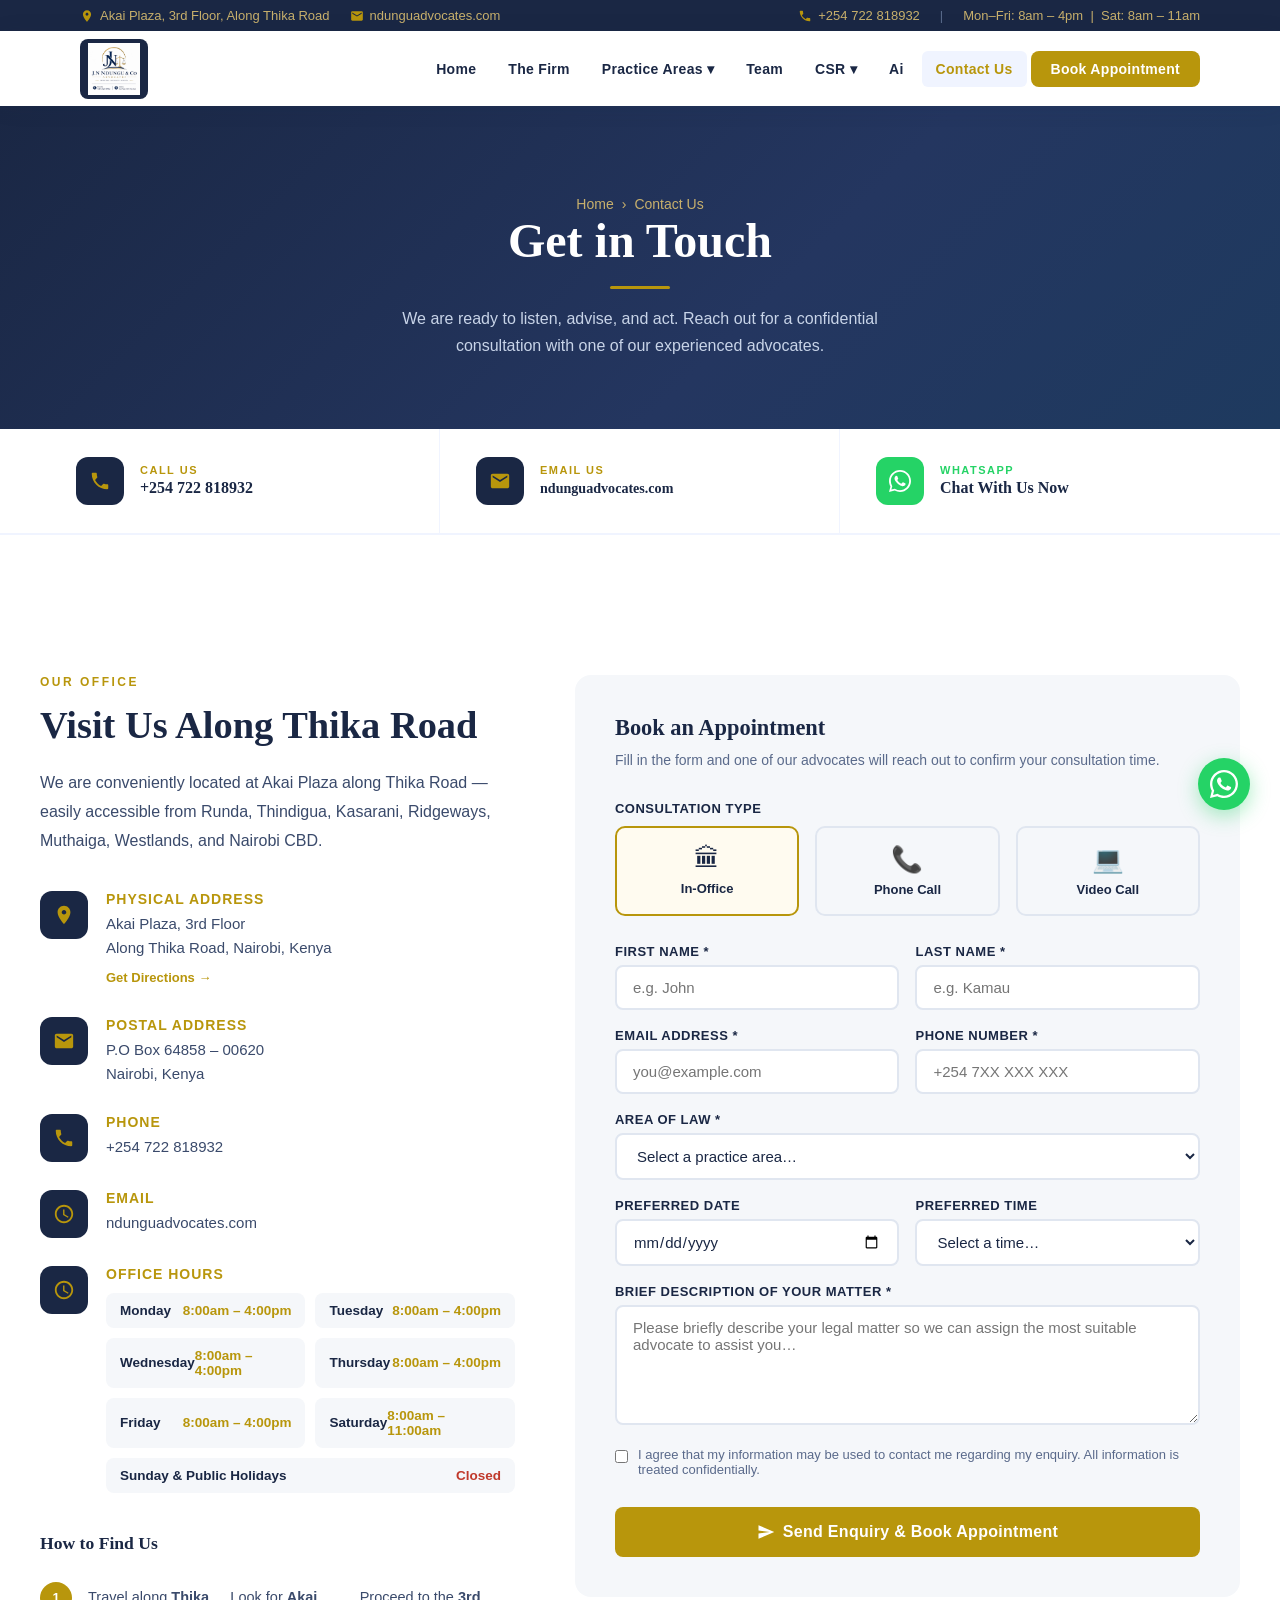
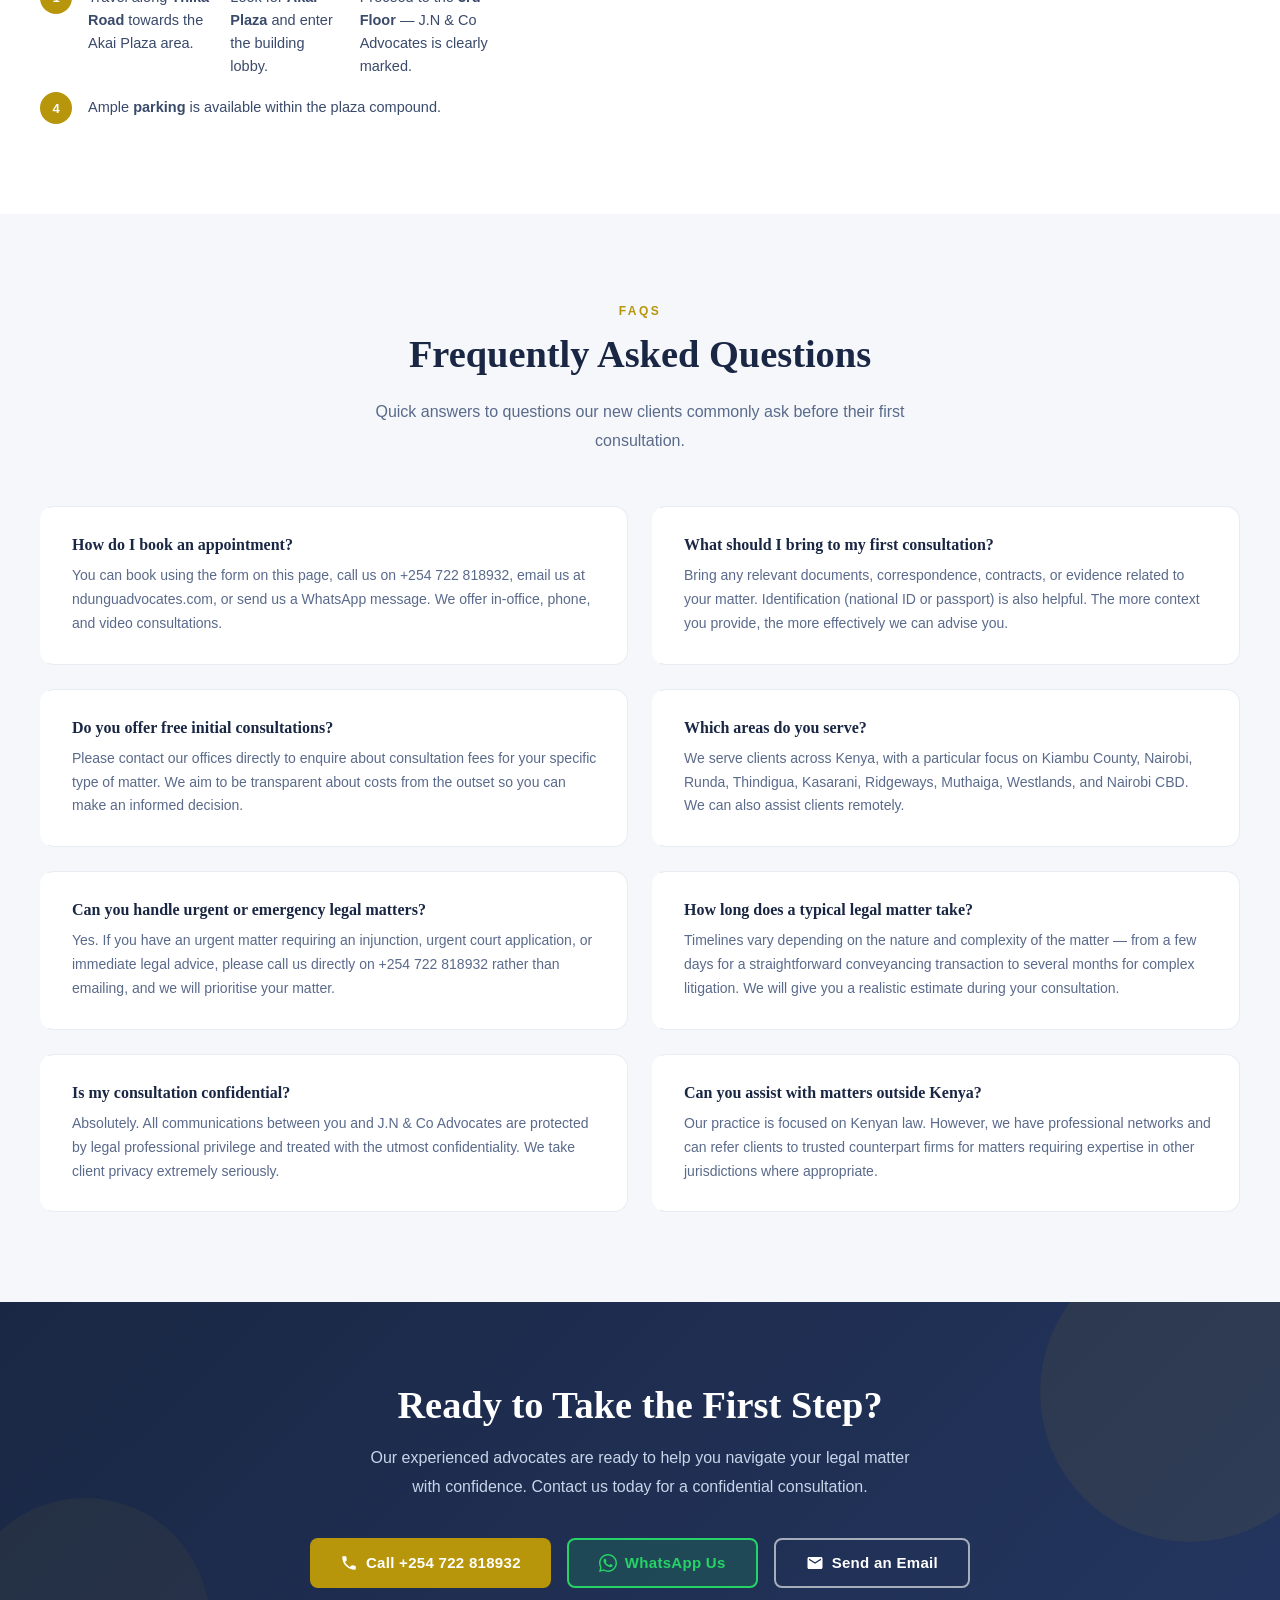
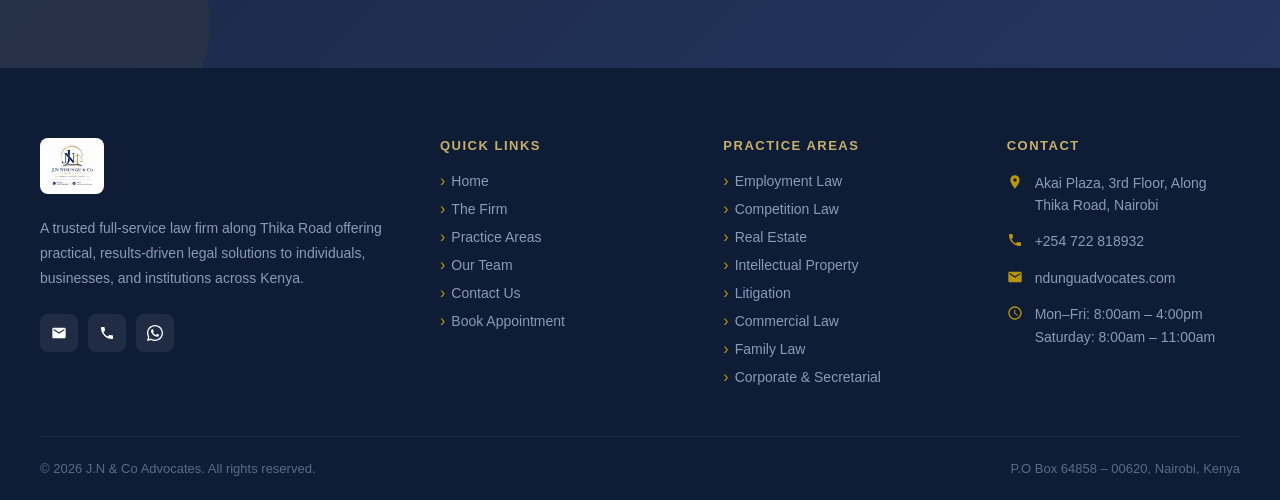
<file: contact.html>
<!DOCTYPE html>
<html lang="en">
<head>
  <meta charset="UTF-8" />
  <meta name="viewport" content="width=device-width, initial-scale=1.0" />
  <title>Contact Us – J.N & Co Advocates | Thika Road, Nairobi</title>
  <meta name="description" content="Contact J.N & Co Advocates along Thika Road, Nairobi. Book a legal consultation, call us, or visit our offices. Mon–Fri 8am–4pm, Sat 8am–11am." />
  <link rel="stylesheet" href="style.css" />
  <style>
    /* ── CONTACT PAGE EXTRAS ── */
    .hours-grid {
      display: grid;
      grid-template-columns: 1fr 1fr;
      gap: 10px;
      margin-top: 14px;
    }

    .hours-row {
      display: flex;
      justify-content: space-between;
      align-items: center;
      padding: 10px 14px;
      background: #f5f7fa;
      border-radius: 8px;
      font-family: Arial, sans-serif;
      font-size: 13.5px;
    }

    .hours-row .day {
      color: #1a2744;
      font-weight: 600;
    }

    .hours-row .time {
      color: #b8960c;
      font-weight: 700;
    }

    .hours-row.closed .time {
      color: #c0392b;
    }

    .faq-grid {
      display: grid;
      grid-template-columns: 1fr 1fr;
      gap: 24px;
      margin-top: 50px;
    }

    .faq-item {
      background: #ffffff;
      border: 1px solid #e8ecf4;
      border-radius: 14px;
      padding: 28px;
      transition: all 0.3s;
      border-left: 4px solid transparent;
    }

    .faq-item:hover {
      border-left-color: #b8960c;
      box-shadow: 0 10px 30px rgba(26, 39, 68, 0.08);
    }

    .faq-item h4 {
      font-size: 1rem;
      margin-bottom: 10px;
      color: #1a2744;
    }

    .faq-item p {
      font-family: Arial, sans-serif;
      font-size: 14px;
      color: #5a6a8b;
      line-height: 1.7;
    }

    .directions-steps {
      display: flex;
      flex-direction: column;
      gap: 14px;
      margin-top: 28px;
    }

    .dir-step {
      display: flex;
      gap: 16px;
      align-items: flex-start;
    }

    .dir-num {
      width: 32px;
      height: 32px;
      background: #b8960c;
      color: #ffffff;
      border-radius: 50%;
      display: flex;
      align-items: center;
      justify-content: center;
      font-family: Arial, sans-serif;
      font-size: 13px;
      font-weight: 700;
      flex-shrink: 0;
    }

    .dir-text {
      font-family: Arial, sans-serif;
      font-size: 14.5px;
      color: #3a4a6b;
      line-height: 1.6;
      padding-top: 4px;
    }

    .appointment-types {
      display: grid;
      grid-template-columns: repeat(3, 1fr);
      gap: 16px;
      margin-bottom: 28px;
    }

    .appt-type {
      border: 2px solid #e0e6f0;
      border-radius: 10px;
      padding: 16px;
      cursor: pointer;
      text-align: center;
      transition: all 0.2s;
      font-family: Arial, sans-serif;
    }

    .appt-type:hover,
    .appt-type.selected {
      border-color: #b8960c;
      background: #fffbf0;
    }

    .appt-type .appt-icon {
      font-size: 1.6rem;
      display: block;
      margin-bottom: 6px;
    }

    .appt-type .appt-label {
      font-size: 13px;
      font-weight: 700;
      color: #1a2744;
    }

    .form-success {
      display: none;
      background: #f0fff8;
      border: 1px solid #2d7a4f;
      border-radius: 12px;
      padding: 30px;
      text-align: center;
    }

    .form-success.show {
      display: block;
    }

    .form-success h4 {
      color: #2d7a4f;
      font-size: 1.2rem;
      margin-bottom: 8px;
    }

    .form-success p {
      font-family: Arial, sans-serif;
      font-size: 14.5px;
      color: #3a4a6b;
    }

    @media (max-width: 768px) {
      .faq-grid {
        grid-template-columns: 1fr;
      }

      .appointment-types {
        grid-template-columns: 1fr;
      }

      .hours-grid {
        grid-template-columns: 1fr;
      }
    }
  </style>
</head>
<body>

  <!-- TOP BAR -->
  <div class="topbar">
    <div class="topbar-inner">
      <div class="topbar-left">
        <a href="https://maps.google.com/?q=Akai+Plaza+3rd+Floor+Along+Thika+Road" target="_blank">
          <svg viewBox="0 0 24 24" width="14" height="14" fill="#b8960c"><path d="M12 2C8.13 2 5 5.13 5 9c0 5.25 7 13 7 13s7-7.75 7-13c0-3.87-3.13-7-7-7zm0 9.5c-1.38 0-2.5-1.12-2.5-2.5s1.12-2.5 2.5-2.5 2.5 1.12 2.5 2.5-1.12 2.5-2.5 2.5z"/></svg>
          Akai Plaza, 3rd Floor, Along Thika Road
        </a>
        <a href="mailto:ndunguadvocates.com">
          <svg viewBox="0 0 24 24" width="14" height="14" fill="#b8960c"><path d="M20 4H4c-1.1 0-2 .9-2 2v12c0 1.1.9 2 2 2h16c1.1 0 2-.9 2-2V6c0-1.1-.9-2-2-2zm0 4l-8 5-8-5V6l8 5 8-5v2z"/></svg>
          ndunguadvocates.com
        </a>
      </div>
      <div class="topbar-right">
        <a href="tel:+254722818932">
          <svg viewBox="0 0 24 24" width="14" height="14" fill="#b8960c"><path d="M6.62 10.79c1.44 2.83 3.76 5.14 6.59 6.59l2.2-2.2c.27-.27.67-.36 1.02-.24 1.12.37 2.33.57 3.57.57.55 0 1 .45 1 1V20c0 .55-.45 1-1 1-9.39 0-17-7.61-17-17 0-.55.45-1 1-1h3.5c.55 0 1 .45 1 1 0 1.25.2 2.45.57 3.57.11.35.03.74-.25 1.02l-2.2 2.2z"/></svg>
          +254 722 818932
        </a>
        <span style="color:#5a6a8b">|</span>
        <a href="#" style="color:#c8b06c">Mon–Fri: 8am – 4pm &nbsp;|&nbsp; Sat: 8am – 11am</a>
      </div>
    </div>
  </div>

  <!-- NAVBAR -->
  <nav class="navbar">
    <div class="nav-inner">
      <a href="index.html" class="nav-logo">
        <img src="images/logo.jpg" alt="J.N & Co Advocates" />
      </a>
      <ul class="nav-links">
        <li><a href="index.html">Home</a></li>
        <li><a href="about.html">The Firm</a></li>
        <li>
          <a href="practice-areas.html">Practice Areas ▾</a>
          <ul class="dropdown">
            <li><a href="practice-areas.html#employment">Employment Law</a></li>
            <li><a href="practice-areas.html#competition">Competition Law</a></li>
            <li><a href="practice-areas.html#realestate">Real Estate &amp; Conveyancing</a></li>
            <li><a href="practice-areas.html#ip">Intellectual Property Law</a></li>
            <li><a href="practice-areas.html#litigation">Litigation &amp; Dispute Resolution</a></li>
            <li><a href="practice-areas.html#commercial">Commercial Law</a></li>
            <li><a href="practice-areas.html#family">Family Law</a></li>
            <li><a href="practice-areas.html#corporate">Corporate &amp; Company Secretarial</a></li>
          </ul>
        </li>
        <li><a href="team.html">Team</a></li>
        <li>
          <a href="CSR.html">CSR ▾</a>
          <ul class="dropdown">
            <li><a href="CSR.html#scholarship">Scholarship</a></li>
            <li><a href="CSR.html#football">Football Academy</a></li>
            <li><a href="CSR.html#hikes">Hikes & Trips</a></li>
            <li><a href="CSR.html#mentorship">Mentorship Programs</a></li>
            <li><a href="CSR.html#internships">Internships</a></li>
          </ul>
        </li>
        <li><a href="AI-Counsel.html">Ai</a></li>
        <li><a href="contact.html" class="active">Contact Us</a></li>
        <li><a href="contact.html" class="nav-cta">Book Appointment</a></li>
      </ul>
      <button class="hamburger" aria-label="Menu">
        <span></span><span></span><span></span>
      </button>
    </div>
    <div class="mobile-menu">
      <a href="index.html">Home</a>
      <a href="about.html">The Firm</a>
      <a href="practice-areas.html">Practice Areas</a>
      <a href="practice-areas.html#employment" class="sub">Employment Law</a>
      <a href="practice-areas.html#competition" class="sub">Competition Law</a>
      <a href="practice-areas.html#realestate" class="sub">Real Estate &amp; Conveyancing</a>
      <a href="practice-areas.html#ip" class="sub">Intellectual Property</a>
      <a href="practice-areas.html#litigation" class="sub">Litigation &amp; Dispute Resolution</a>
      <a href="practice-areas.html#commercial" class="sub">Commercial Law</a>
      <a href="practice-areas.html#family" class="sub">Family Law</a>
      <a href="practice-areas.html#corporate" class="sub">Corporate &amp; Secretarial</a>
      <a href="team.html">Team</a>
      <a href="CSR.html" class="active">CSR</a>
      <a href="CSR.html#scholarship" class="sub">Scholarship</a>
      <a href="CSR.html#football" class="sub">Football Academy</a>
      <a href="CSR.html#hikes" class="sub">Hikes & Trips</a>
      <a href="CSR.html#mentorship" class="sub">Mentorship Programs</a>
      <a href="CSR.html#internships" class="sub">Internships</a>
      <a href="AI-Counsel.html">Ai</a>
      <a href="contact.html">Contact Us</a>
      <a href="contact.html" style="background:#b8960c;color:#fff;font-weight:700;">Book Appointment</a>
    </div>
  </nav>

  <!-- PAGE HERO -->
  <div class="page-hero">
    <div class="page-hero-content">
      <div class="breadcrumb"><a href="index.html">Home</a> <span>›</span> <span>Contact Us</span></div>
      <h1>Get in Touch</h1>
      <div class="gold-bar"></div>
      <p style="font-family:Arial,sans-serif;font-size:16px;color:#c8d4e8;margin-top:16px;max-width:560px;margin-left:auto;margin-right:auto;line-height:1.7;">We are ready to listen, advise, and act. Reach out for a confidential consultation with one of our experienced advocates.</p>
    </div>
  </div>

  <!-- QUICK CONTACT STRIP -->
  <div style="background:#ffffff;padding:0;border-bottom:2px solid #f0f4ff;">
    <div style="max-width:1200px;margin:0 auto;display:grid;grid-template-columns:repeat(3,1fr);">
      <a href="tel:+254722818932" style="display:flex;align-items:center;gap:16px;padding:28px 36px;border-right:1px solid #f0f4ff;transition:background 0.2s;text-decoration:none;" onmouseover="this.style.background='#f5f7fa'" onmouseout="this.style.background='transparent'">
        <div style="width:48px;height:48px;background:#1a2744;border-radius:12px;display:flex;align-items:center;justify-content:center;flex-shrink:0;">
          <svg viewBox="0 0 24 24" width="22" height="22" fill="#b8960c"><path d="M6.62 10.79c1.44 2.83 3.76 5.14 6.59 6.59l2.2-2.2c.27-.27.67-.36 1.02-.24 1.12.37 2.33.57 3.57.57.55 0 1 .45 1 1V20c0 .55-.45 1-1 1-9.39 0-17-7.61-17-17 0-.55.45-1 1-1h3.5c.55 0 1 .45 1 1 0 1.25.2 2.45.57 3.57.11.35.03.74-.25 1.02l-2.2 2.2z"/></svg>
        </div>
        <div>
          <div style="font-family:Arial,sans-serif;font-size:11px;font-weight:700;letter-spacing:1.5px;text-transform:uppercase;color:#b8960c;margin-bottom:3px;">Call Us</div>
          <div style="font-family:Georgia,serif;font-size:1rem;font-weight:700;color:#1a2744;">+254 722 818932</div>
        </div>
      </a>
      <a href="mailto:ndunguadvocates.com" style="display:flex;align-items:center;gap:16px;padding:28px 36px;border-right:1px solid #f0f4ff;transition:background 0.2s;text-decoration:none;" onmouseover="this.style.background='#f5f7fa'" onmouseout="this.style.background='transparent'">
        <div style="width:48px;height:48px;background:#1a2744;border-radius:12px;display:flex;align-items:center;justify-content:center;flex-shrink:0;">
          <svg viewBox="0 0 24 24" width="22" height="22" fill="#b8960c"><path d="M20 4H4c-1.1 0-2 .9-2 2v12c0 1.1.9 2 2 2h16c1.1 0 2-.9 2-2V6c0-1.1-.9-2-2-2zm0 4l-8 5-8-5V6l8 5 8-5v2z"/></svg>
        </div>
        <div>
          <div style="font-family:Arial,sans-serif;font-size:11px;font-weight:700;letter-spacing:1.5px;text-transform:uppercase;color:#b8960c;margin-bottom:3px;">Email Us</div>
          <div style="font-family:Georgia,serif;font-size:0.88rem;font-weight:700;color:#1a2744;line-height:1.4;">ndunguadvocates.com</div>
        </div>
      </a>
      <a href="https://wa.me/254722818932" target="_blank" style="display:flex;align-items:center;gap:16px;padding:28px 36px;transition:background 0.2s;text-decoration:none;" onmouseover="this.style.background='#f5f7fa'" onmouseout="this.style.background='transparent'">
        <div style="width:48px;height:48px;background:#25d366;border-radius:12px;display:flex;align-items:center;justify-content:center;flex-shrink:0;">
          <svg viewBox="0 0 24 24" width="22" height="22" fill="#ffffff"><path d="M17.472 14.382c-.297-.149-1.758-.867-2.03-.967-.273-.099-.471-.148-.67.15-.197.297-.767.966-.94 1.164-.173.199-.347.223-.644.075-.297-.15-1.255-.463-2.39-1.475-.883-.788-1.48-1.761-1.653-2.059-.173-.297-.018-.458.13-.606.134-.133.298-.347.446-.52.149-.174.198-.298.298-.497.099-.198.05-.371-.025-.52-.075-.149-.669-1.612-.916-2.207-.242-.579-.487-.5-.669-.51-.173-.008-.371-.01-.57-.01-.198 0-.52.074-.792.372-.272.297-1.04 1.016-1.04 2.479 0 1.462 1.065 2.875 1.213 3.074.149.198 2.096 3.2 5.077 4.487.709.306 1.262.489 1.694.625.712.227 1.36.195 1.871.118.571-.085 1.758-.719 2.006-1.413.248-.694.248-1.289.173-1.413-.074-.124-.272-.198-.57-.347zM12 0C5.373 0 0 5.373 0 12c0 2.139.566 4.147 1.547 5.886L0 24l6.293-1.528C8.012 23.459 9.968 24 12 24c6.627 0 12-5.373 12-12S18.627 0 12 0zm0 22c-1.891 0-3.658-.498-5.189-1.367l-.371-.219-3.839.932.977-3.727-.24-.386C2.55 15.556 2 13.839 2 12 2 6.477 6.477 2 12 2s10 4.477 10 10-4.477 10-10 10z"/></svg>
        </div>
        <div>
          <div style="font-family:Arial,sans-serif;font-size:11px;font-weight:700;letter-spacing:1.5px;text-transform:uppercase;color:#25d366;margin-bottom:3px;">WhatsApp</div>
          <div style="font-family:Georgia,serif;font-size:1rem;font-weight:700;color:#1a2744;">Chat With Us Now</div>
        </div>
      </a>
    </div>
  </div>

  <!-- MAIN CONTACT SECTION -->
  <section class="section">
    <div class="container">
      <div class="contact-grid">

        <!-- LEFT: Info -->
        <div>
          <span class="section-label reveal">Our Office</span>
          <h2 class="section-title reveal">Visit Us Along Thika Road</h2>
          <p class="reveal" style="margin-bottom:36px;">We are conveniently located at Akai Plaza along Thika Road — easily accessible from Runda, Thindigua, Kasarani, Ridgeways, Muthaiga, Westlands, and Nairobi CBD.</p>

          <div class="contact-info">
            <div class="contact-item reveal">
              <div class="contact-ico">
                <svg viewBox="0 0 24 24"><path d="M12 2C8.13 2 5 5.13 5 9c0 5.25 7 13 7 13s7-7.75 7-13c0-3.87-3.13-7-7-7zm0 9.5c-1.38 0-2.5-1.12-2.5-2.5s1.12-2.5 2.5-2.5 2.5 1.12 2.5 2.5-1.12 2.5-2.5 2.5z"/></svg>
              </div>
              <div>
                <h4>Physical Address</h4>
                <p>Akai Plaza, 3rd Floor<br />Along Thika Road, Nairobi, Kenya</p>
                <a href="https://maps.google.com/?q=Akai+Plaza+3rd+Floor+Along+Thika+Road+Nairobi" target="_blank" style="font-family:Arial,sans-serif;font-size:13px;color:#b8960c;font-weight:700;display:inline-flex;align-items:center;gap:4px;margin-top:8px;">Get Directions →</a>
              </div>
            </div>

            <div class="contact-item reveal">
              <div class="contact-ico">
                <svg viewBox="0 0 24 24"><path d="M20 4H4c-1.1 0-2 .9-2 2v12c0 1.1.9 2 2 2h16c1.1 0 2-.9 2-2V6c0-1.1-.9-2-2-2zm0 4l-8 5-8-5V6l8 5 8-5v2z"/></svg>
              </div>
              <div>
                <h4>Postal Address</h4>
                <p>P.O Box 64858 – 00620<br />Nairobi, Kenya</p>
              </div>
            </div>

            <div class="contact-item reveal">
              <div class="contact-ico">
                <svg viewBox="0 0 24 24"><path d="M6.62 10.79c1.44 2.83 3.76 5.14 6.59 6.59l2.2-2.2c.27-.27.67-.36 1.02-.24 1.12.37 2.33.57 3.57.57.55 0 1 .45 1 1V20c0 .55-.45 1-1 1-9.39 0-17-7.61-17-17 0-.55.45-1 1-1h3.5c.55 0 1 .45 1 1 0 1.25.2 2.45.57 3.57.11.35.03.74-.25 1.02l-2.2 2.2z"/></svg>
              </div>
              <div>
                <h4>Phone</h4>
                <p><a href="tel:+254722818932">+254 722 818932</a></p>
              </div>
            </div>

            <div class="contact-item reveal">
              <div class="contact-ico">
                <svg viewBox="0 0 24 24"><path d="M11.99 2C6.47 2 2 6.48 2 12s4.47 10 9.99 10C17.52 22 22 17.52 22 12S17.52 2 11.99 2zM12 20c-4.42 0-8-3.58-8-8s3.58-8 8-8 8 3.58 8 8-3.58 8-8 8zm.5-13H11v6l5.25 3.15.75-1.23-4.5-2.67V7z"/></svg>
              </div>
              <div>
                <h4>Email</h4>
                <p>
                  <a href="mailto:ndunguadvocates.com">ndunguadvocates.com</a>
                </p>
              </div>
            </div>

            <div class="contact-item reveal">
              <div class="contact-ico">
                <svg viewBox="0 0 24 24"><path d="M11.99 2C6.47 2 2 6.48 2 12s4.47 10 9.99 10C17.52 22 22 17.52 22 12S17.52 2 11.99 2zM12 20c-4.42 0-8-3.58-8-8s3.58-8 8-8 8 3.58 8 8-3.58 8-8 8zm.5-13H11v6l5.25 3.15.75-1.23-4.5-2.67V7z"/></svg>
              </div>
              <div>
                <h4>Office Hours</h4>
                <div class="hours-grid" style="margin-top:10px;">
                  <div class="hours-row">
                    <span class="day">Monday</span>
                    <span class="time">8:00am – 4:00pm</span>
                  </div>
                  <div class="hours-row">
                    <span class="day">Tuesday</span>
                    <span class="time">8:00am – 4:00pm</span>
                  </div>
                  <div class="hours-row">
                    <span class="day">Wednesday</span>
                    <span class="time">8:00am – 4:00pm</span>
                  </div>
                  <div class="hours-row">
                    <span class="day">Thursday</span>
                    <span class="time">8:00am – 4:00pm</span>
                  </div>
                  <div class="hours-row">
                    <span class="day">Friday</span>
                    <span class="time">8:00am – 4:00pm</span>
                  </div>
                  <div class="hours-row">
                    <span class="day">Saturday</span>
                    <span class="time">8:00am – 11:00am</span>
                  </div>
                  <div class="hours-row closed" style="grid-column:1/-1;">
                    <span class="day">Sunday &amp; Public Holidays</span>
                    <span class="time">Closed</span>
                  </div>
                </div>
              </div>
            </div>
          </div>

          <!-- Directions -->
          <div style="margin-top:40px;" class="reveal">
            <h3 style="font-size:1.1rem;margin-bottom:16px;">How to Find Us</h3>
            <div class="directions-steps">
              <div class="dir-step">
                <div class="dir-num">1</div>
                <div class="dir-text">Travel along <strong>Thika Road</strong> towards the Akai Plaza area.</div>
                <div class="dir-text">Look for <strong>Akai Plaza</strong> and enter the building lobby.</div>
                <div class="dir-text">Proceed to the <strong>3rd Floor</strong> — J.N & Co Advocates is clearly marked.</div>
              </div>
              <div class="dir-step">
                <div class="dir-num">4</div>
                <div class="dir-text">Ample <strong>parking</strong> is available within the plaza compound.</div>
              </div>
            </div>
          </div>
        </div>

        <!-- RIGHT: Form -->
        <div class="reveal-right">
          <div class="contact-form">
            <h3>Book an Appointment</h3>
            <p class="sub">Fill in the form and one of our advocates will reach out to confirm your consultation time.</p>

            <!-- Appointment Type -->
            <div style="margin-bottom:22px;">
              <label style="display:block;font-family:Arial,sans-serif;font-size:13px;font-weight:700;color:#1a2744;margin-bottom:10px;text-transform:uppercase;letter-spacing:0.5px;">Consultation Type</label>
              <div class="appointment-types">
                <div class="appt-type selected" onclick="selectAppt(this)">
                  <span class="appt-icon">🏛</span>
                  <span class="appt-label">In-Office</span>
                </div>
                <div class="appt-type" onclick="selectAppt(this)">
                  <span class="appt-icon">📞</span>
                  <span class="appt-label">Phone Call</span>
                </div>
                <div class="appt-type" onclick="selectAppt(this)">
                  <span class="appt-icon">💻</span>
                  <span class="appt-label">Video Call</span>
                </div>
              </div>
            </div>

            <form id="contactForm" novalidate>
              <div class="form-row">
                <div class="form-group">
                  <label for="fname">First Name *</label>
                  <input type="text" id="fname" name="fname" placeholder="e.g. John" required />
                </div>
                <div class="form-group">
                  <label for="lname">Last Name *</label>
                  <input type="text" id="lname" name="lname" placeholder="e.g. Kamau" required />
                </div>
              </div>

              <div class="form-row">
                <div class="form-group">
                  <label for="email">Email Address *</label>
                  <input type="email" id="email" name="email" placeholder="you@example.com" required />
                </div>
                <div class="form-group">
                  <label for="phone">Phone Number *</label>
                  <input type="tel" id="phone" name="phone" placeholder="+254 7XX XXX XXX" required />
                </div>
              </div>

              <div class="form-group">
                <label for="practice">Area of Law *</label>
                <select id="practice" name="practice" required>
                  <option value="" disabled selected>Select a practice area…</option>
                  <option value="employment">Employment &amp; Labour Law</option>
                  <option value="competition">Competition Law</option>
                  <option value="realestate">Real Estate &amp; Conveyancing</option>
                  <option value="ip">Intellectual Property Law</option>
                  <option value="litigation">Litigation &amp; Dispute Resolution</option>
                  <option value="commercial">Commercial Law</option>
                  <option value="family">Family &amp; Succession Law</option>
                  <option value="corporate">Corporate &amp; Company Secretarial</option>
                  <option value="other">Other / Not Sure</option>
                </select>
              </div>

              <div class="form-row">
                <div class="form-group">
                  <label for="preferred-date">Preferred Date</label>
                  <input type="date" id="preferred-date" name="preferred-date" />
                </div>
                <div class="form-group">
                  <label for="preferred-time">Preferred Time</label>
                  <select id="preferred-time" name="preferred-time">
                    <option value="" disabled selected>Select a time…</option>
                    <option>8:00am – 9:00am</option>
                    <option>9:00am – 10:00am</option>
                    <option>10:00am – 11:00am</option>
                    <option>11:00am – 12:00pm</option>
                    <option>1:00pm – 2:00pm</option>
                    <option>2:00pm – 3:00pm</option>
                    <option>3:00pm – 4:00pm</option>
                  </select>
                </div>
              </div>

              <div class="form-group">
                <label for="message">Brief Description of Your Matter *</label>
                <textarea id="message" name="message" rows="5" placeholder="Please briefly describe your legal matter so we can assign the most suitable advocate to assist you…" required></textarea>
              </div>

              <div class="form-group" style="display:flex;align-items:flex-start;gap:10px;margin-bottom:24px;">
                <input type="checkbox" id="consent" name="consent" style="width:auto;margin-top:3px;accent-color:#b8960c;" required />
                <label for="consent" style="font-family:Arial,sans-serif;font-size:13px;color:#5a6a8b;font-weight:400;text-transform:none;letter-spacing:0;cursor:pointer;">I agree that my information may be used to contact me regarding my enquiry. All information is treated confidentially.</label>
              </div>

              <button type="submit" class="btn btn-gold" style="width:100%;justify-content:center;font-size:16px;padding:16px;">
                <svg viewBox="0 0 24 24" width="18" height="18" fill="currentColor" style="flex-shrink:0;"><path d="M2.01 21L23 12 2.01 3 2 10l15 2-15 2z"/></svg>
                Send Enquiry &amp; Book Appointment
              </button>
            </form>

            <!-- Success state -->
            <div class="form-success" id="formSuccess">
              <div style="font-size:2.5rem;margin-bottom:12px;">✅</div>
              <h4>Thank You — We Have Received Your Enquiry!</h4>
              <p>One of our advocates will review your matter and contact you within one business day to confirm your appointment. Please check your email for a confirmation.</p>
            </div>
          </div>
        </div>
      </div>

    </div>
  </section>

  <!-- FAQ SECTION -->
  <section class="section" style="background:#f5f7fa;">
    <div class="container">
      <div class="text-center reveal">
        <span class="section-label">FAQs</span>
        <h2 class="section-title">Frequently Asked Questions</h2>
        <p class="section-desc">Quick answers to questions our new clients commonly ask before their first consultation.</p>
      </div>
      <div class="faq-grid">
        <div class="faq-item reveal">
          <h4>How do I book an appointment?</h4>
          <p>You can book using the form on this page, call us on +254 722 818932, email us at ndunguadvocates.com, or send us a WhatsApp message. We offer in-office, phone, and video consultations.</p>
        </div>
        <div class="faq-item reveal">
          <h4>What should I bring to my first consultation?</h4>
          <p>Bring any relevant documents, correspondence, contracts, or evidence related to your matter. Identification (national ID or passport) is also helpful. The more context you provide, the more effectively we can advise you.</p>
        </div>
        <div class="faq-item reveal">
          <h4>Do you offer free initial consultations?</h4>
          <p>Please contact our offices directly to enquire about consultation fees for your specific type of matter. We aim to be transparent about costs from the outset so you can make an informed decision.</p>
        </div>
        <div class="faq-item reveal">
          <h4>Which areas do you serve?</h4>
          <p>We serve clients across Kenya, with a particular focus on Kiambu County, Nairobi, Runda, Thindigua, Kasarani, Ridgeways, Muthaiga, Westlands, and Nairobi CBD. We can also assist clients remotely.</p>
        </div>
        <div class="faq-item reveal">
          <h4>Can you handle urgent or emergency legal matters?</h4>
          <p>Yes. If you have an urgent matter requiring an injunction, urgent court application, or immediate legal advice, please call us directly on +254 722 818932 rather than emailing, and we will prioritise your matter.</p>
        </div>
        <div class="faq-item reveal">
          <h4>How long does a typical legal matter take?</h4>
          <p>Timelines vary depending on the nature and complexity of the matter — from a few days for a straightforward conveyancing transaction to several months for complex litigation. We will give you a realistic estimate during your consultation.</p>
        </div>
        <div class="faq-item reveal">
          <h4>Is my consultation confidential?</h4>
          <p>Absolutely. All communications between you and J.N & Co Advocates are protected by legal professional privilege and treated with the utmost confidentiality. We take client privacy extremely seriously.</p>
        </div>
        <div class="faq-item reveal">
          <h4>Can you assist with matters outside Kenya?</h4>
          <p>Our practice is focused on Kenyan law. However, we have professional networks and can refer clients to trusted counterpart firms for matters requiring expertise in other jurisdictions where appropriate.</p>
        </div>
      </div>
    </div>
  </section>

  <!-- FINAL CTA BAND -->
  <div class="cta-band">
    <div class="container">
      <h2 class="reveal">Ready to Take the First Step?</h2>
      <p class="reveal">Our experienced advocates are ready to help you navigate your legal matter with confidence. Contact us today for a confidential consultation.</p>
      <div class="cta-buttons reveal">
        <a href="tel:+254722818932" class="btn btn-gold">
          <svg viewBox="0 0 24 24" width="18" height="18" fill="currentColor"><path d="M6.62 10.79c1.44 2.83 3.76 5.14 6.59 6.59l2.2-2.2c.27-.27.67-.36 1.02-.24 1.12.37 2.33.57 3.57.57.55 0 1 .45 1 1V20c0 .55-.45 1-1 1-9.39 0-17-7.61-17-17 0-.55.45-1 1-1h3.5c.55 0 1 .45 1 1 0 1.25.2 2.45.57 3.57.11.35.03.74-.25 1.02l-2.2 2.2z"/></svg>
          Call +254 722 818932
        </a>
        <a href="https://wa.me/254722818932" target="_blank" class="btn btn-outline" style="background:rgba(37,211,102,0.15);border-color:#25d366;color:#25d366;">
          <svg viewBox="0 0 24 24" width="18" height="18" fill="currentColor"><path d="M17.472 14.382c-.297-.149-1.758-.867-2.03-.967-.273-.099-.471-.148-.67.15-.197.297-.767.966-.94 1.164-.173.199-.347.223-.644.075-.297-.15-1.255-.463-2.39-1.475-.883-.788-1.48-1.761-1.653-2.059-.173-.297-.018-.458.13-.606.134-.133.298-.347.446-.52.149-.174.198-.298.298-.497.099-.198.05-.371-.025-.52-.075-.149-.669-1.612-.916-2.207-.242-.579-.487-.5-.669-.51-.173-.008-.371-.01-.57-.01-.198 0-.52.074-.792.372-.272.297-1.04 1.016-1.04 2.479 0 1.462 1.065 2.875 1.213 3.074.149.198 2.096 3.2 5.077 4.487.709.306 1.262.489 1.694.625.712.227 1.36.195 1.871.118.571-.085 1.758-.719 2.006-1.413.248-.694.248-1.289.173-1.413-.074-.124-.272-.198-.57-.347zM12 0C5.373 0 0 5.373 0 12c0 2.139.566 4.147 1.547 5.886L0 24l6.293-1.528C8.012 23.459 9.968 24 12 24c6.627 0 12-5.373 12-12S18.627 0 12 0zm0 22c-1.891 0-3.658-.498-5.189-1.367l-.371-.219-3.839.932.977-3.727-.24-.386C2.55 15.556 2 13.839 2 12 2 6.477 6.477 2 12 2s10 4.477 10 10-4.477 10-10 10z"/></svg>
          WhatsApp Us
        </a>
        <a href="mailto:ndunguadvocates.com" class="btn btn-outline">
          <svg viewBox="0 0 24 24" width="18" height="18" fill="currentColor"><path d="M20 4H4c-1.1 0-2 .9-2 2v12c0 1.1.9 2 2 2h16c1.1 0 2-.9 2-2V6c0-1.1-.9-2-2-2zm0 4l-8 5-8-5V6l8 5 8-5v2z"/></svg>
          Send an Email
        </a>
      </div>
    </div>
  </div>

  <!-- FOOTER -->
  <footer>
    <div class="footer-grid">
      <div class="footer-brand">
        <img src="images/logo.jpg" alt="J.N & Co Advocates" />
        <p>A trusted full-service law firm along Thika Road offering practical, results-driven legal solutions to individuals, businesses, and institutions across Kenya.</p>
        <div class="footer-social">
          <a href="mailto:ndunguadvocates.com" title="Email"><svg viewBox="0 0 24 24"><path d="M20 4H4c-1.1 0-2 .9-2 2v12c0 1.1.9 2 2 2h16c1.1 0 2-.9 2-2V6c0-1.1-.9-2-2-2zm0 4l-8 5-8-5V6l8 5 8-5v2z"/></svg></a>
          <a href="tel:+254722818932" title="Call"><svg viewBox="0 0 24 24"><path d="M6.62 10.79c1.44 2.83 3.76 5.14 6.59 6.59l2.2-2.2c.27-.27.67-.36 1.02-.24 1.12.37 2.33.57 3.57.57.55 0 1 .45 1 1V20c0 .55-.45 1-1 1-9.39 0-17-7.61-17-17 0-.55.45-1 1-1h3.5c.55 0 1 .45 1 1 0 1.25.2 2.45.57 3.57.11.35.03.74-.25 1.02l-2.2 2.2z"/></svg></a>
          <a href="https://wa.me/254722818932" title="WhatsApp"><svg viewBox="0 0 24 24"><path d="M17.472 14.382c-.297-.149-1.758-.867-2.03-.967-.273-.099-.471-.148-.67.15-.197.297-.767.966-.94 1.164-.173.199-.347.223-.644.075-.297-.15-1.255-.463-2.39-1.475-.883-.788-1.48-1.761-1.653-2.059-.173-.297-.018-.458.13-.606.134-.133.298-.347.446-.52.149-.174.198-.298.298-.497.099-.198.05-.371-.025-.52-.075-.149-.669-1.612-.916-2.207-.242-.579-.487-.5-.669-.51-.173-.008-.371-.01-.57-.01-.198 0-.52.074-.792.372-.272.297-1.04 1.016-1.04 2.479 0 1.462 1.065 2.875 1.213 3.074.149.198 2.096 3.2 5.077 4.487.709.306 1.262.489 1.694.625.712.227 1.36.195 1.871.118.571-.085 1.758-.719 2.006-1.413.248-.694.248-1.289.173-1.413-.074-.124-.272-.198-.57-.347zM12 0C5.373 0 0 5.373 0 12c0 2.139.566 4.147 1.547 5.886L0 24l6.293-1.528C8.012 23.459 9.968 24 12 24c6.627 0 12-5.373 12-12S18.627 0 12 0zm0 22c-1.891 0-3.658-.498-5.189-1.367l-.371-.219-3.839.932.977-3.727-.24-.386C2.55 15.556 2 13.839 2 12 2 6.477 6.477 2 12 2s10 4.477 10 10-4.477 10-10 10z"/></svg></a>
        </div>
      </div>
      <div class="footer-col">
        <h4>Quick Links</h4>
        <ul>
          <li><a href="index.html">Home</a></li>
          <li><a href="about.html">The Firm</a></li>
          <li><a href="practice-areas.html">Practice Areas</a></li>
          <li><a href="team.html">Our Team</a></li>
          <li><a href="contact.html">Contact Us</a></li>
          <li><a href="contact.html">Book Appointment</a></li>
        </ul>
      </div>
      <div class="footer-col">
        <h4>Practice Areas</h4>
        <ul>
          <li><a href="practice-areas.html#employment">Employment Law</a></li>
          <li><a href="practice-areas.html#competition">Competition Law</a></li>
          <li><a href="practice-areas.html#realestate">Real Estate</a></li>
          <li><a href="practice-areas.html#ip">Intellectual Property</a></li>
          <li><a href="practice-areas.html#litigation">Litigation</a></li>
          <li><a href="practice-areas.html#commercial">Commercial Law</a></li>
          <li><a href="practice-areas.html#family">Family Law</a></li>
          <li><a href="practice-areas.html#corporate">Corporate &amp; Secretarial</a></li>
        </ul>
      </div>
      <div class="footer-col">
        <h4>Contact</h4>
        <div class="footer-contact-item">
          <svg viewBox="0 0 24 24"><path d="M12 2C8.13 2 5 5.13 5 9c0 5.25 7 13 7 13s7-7.75 7-13c0-3.87-3.13-7-7-7zm0 9.5c-1.38 0-2.5-1.12-2.5-2.5s1.12-2.5 2.5-2.5 2.5 1.12 2.5 2.5-1.12 2.5-2.5 2.5z"/></svg>
          <span>Akai Plaza, 3rd Floor, Along Thika Road, Nairobi</span>
        </div>
        <div class="footer-contact-item">
          <svg viewBox="0 0 24 24"><path d="M6.62 10.79c1.44 2.83 3.76 5.14 6.59 6.59l2.2-2.2c.27-.27.67-.36 1.02-.24 1.12.37 2.33.57 3.57.57.55 0 1 .45 1 1V20c0 .55-.45 1-1 1-9.39 0-17-7.61-17-17 0-.55.45-1 1-1h3.5c.55 0 1 .45 1 1 0 1.25.2 2.45.57 3.57.11.35.03.74-.25 1.02l-2.2 2.2z"/></svg>
          <span><a href="tel:+254722818932">+254 722 818932</a></span>
        </div>
        <div class="footer-contact-item">
          <svg viewBox="0 0 24 24"><path d="M20 4H4c-1.1 0-2 .9-2 2v12c0 1.1.9 2 2 2h16c1.1 0 2-.9 2-2V6c0-1.1-.9-2-2-2zm0 4l-8 5-8-5V6l8 5 8-5v2z"/></svg>
          <span><a href="mailto:ndunguadvocates.com">ndunguadvocates.com</a></span>
        </div>
        <div class="footer-contact-item">
          <svg viewBox="0 0 24 24"><path d="M11.99 2C6.47 2 2 6.48 2 12s4.47 10 9.99 10C17.52 22 22 17.52 22 12S17.52 2 11.99 2zM12 20c-4.42 0-8-3.58-8-8s3.58-8 8-8 8 3.58 8 8-3.58 8-8 8zm.5-13H11v6l5.25 3.15.75-1.23-4.5-2.67V7z"/></svg>
          <span>Mon–Fri: 8:00am – 4:00pm<br />Saturday: 8:00am – 11:00am</span>
        </div>
      </div>
    </div>
    <div class="footer-bottom">
      <p>© 2026 J.N & Co Advocates. All rights reserved.</p>
      <p>P.O Box 64858 – 00620, Nairobi, Kenya</p>
    </div>
  </footer>

  <button id="scrollTop" aria-label="Scroll to top">
    <svg viewBox="0 0 24 24"><path d="M7.41 15.41L12 10.83l4.59 4.58L18 14l-6-6-6 6z"/></svg>
  </button>
  <a class="wa-float" href="https://wa.me/254722818932" target="_blank" aria-label="WhatsApp">
    <svg viewBox="0 0 24 24"><path d="M17.472 14.382c-.297-.149-1.758-.867-2.03-.967-.273-.099-.471-.148-.67.15-.197.297-.767.966-.94 1.164-.173.199-.347.223-.644.075-.297-.15-1.255-.463-2.39-1.475-.883-.788-1.48-1.761-1.653-2.059-.173-.297-.018-.458.13-.606.134-.133.298-.347.446-.52.149-.174.198-.298.298-.497.099-.198.05-.371-.025-.52-.075-.149-.669-1.612-.916-2.207-.242-.579-.487-.5-.669-.51-.173-.008-.371-.01-.57-.01-.198 0-.52.074-.792.372-.272.297-1.04 1.016-1.04 2.479 0 1.462 1.065 2.875 1.213 3.074.149.198 2.096 3.2 5.077 4.487.709.306 1.262.489 1.694.625.712.227 1.36.195 1.871.118.571-.085 1.758-.719 2.006-1.413.248-.694.248-1.289.173-1.413-.074-.124-.272-.198-.57-.347zM12 0C5.373 0 0 5.373 0 12c0 2.139.566 4.147 1.547 5.886L0 24l6.293-1.528C8.012 23.459 9.968 24 12 24c6.627 0 12-5.373 12-12S18.627 0 12 0zm0 22c-1.891 0-3.658-.498-5.189-1.367l-.371-.219-3.839.932.977-3.727-.24-.386C2.55 15.556 2 13.839 2 12 2 6.477 6.477 2 12 2s10 4.477 10 10-4.477 10-10 10z"/></svg>
  </a>

  <script src="main.js"></script>
  <script>
    /* ── APPOINTMENT TYPE SELECTOR ── */
    function selectAppt(el) {
      document.querySelectorAll('.appt-type').forEach(function(a) {
        a.classList.remove('selected');
      });
      el.classList.add('selected');
    }

    /* ── CONTACT FORM WITH SUCCESS STATE ── */
    document.getElementById('contactForm').addEventListener('submit', function(e) {
      e.preventDefault();

      const btn = this.querySelector('button[type="submit"]');
      const originalHTML = btn.innerHTML;
      btn.innerHTML = '<svg viewBox="0 0 24 24" width="18" height="18" fill="currentColor"><path d="M12 4V1L8 5l4 4V6c3.31 0 6 2.69 6 6 0 1.01-.25 1.97-.7 2.8l1.46 1.46C19.54 15.03 20 13.57 20 12c0-4.42-3.58-8-8-8zm0 14c-3.31 0-6-2.69-6-6 0-1.01.25-1.97.7-2.8L5.24 7.74C4.46 8.97 4 10.43 4 12c0 4.42 3.58 8 8 8v3l4-4-4-4v3z"/></svg> Sending…';
      btn.disabled = true;

      setTimeout(function() {
        document.getElementById('contactForm').style.display = 'none';
        document.getElementById('formSuccess').classList.add('show');
      }, 1600);
    });
  </script>
</body>
</html>
</file>
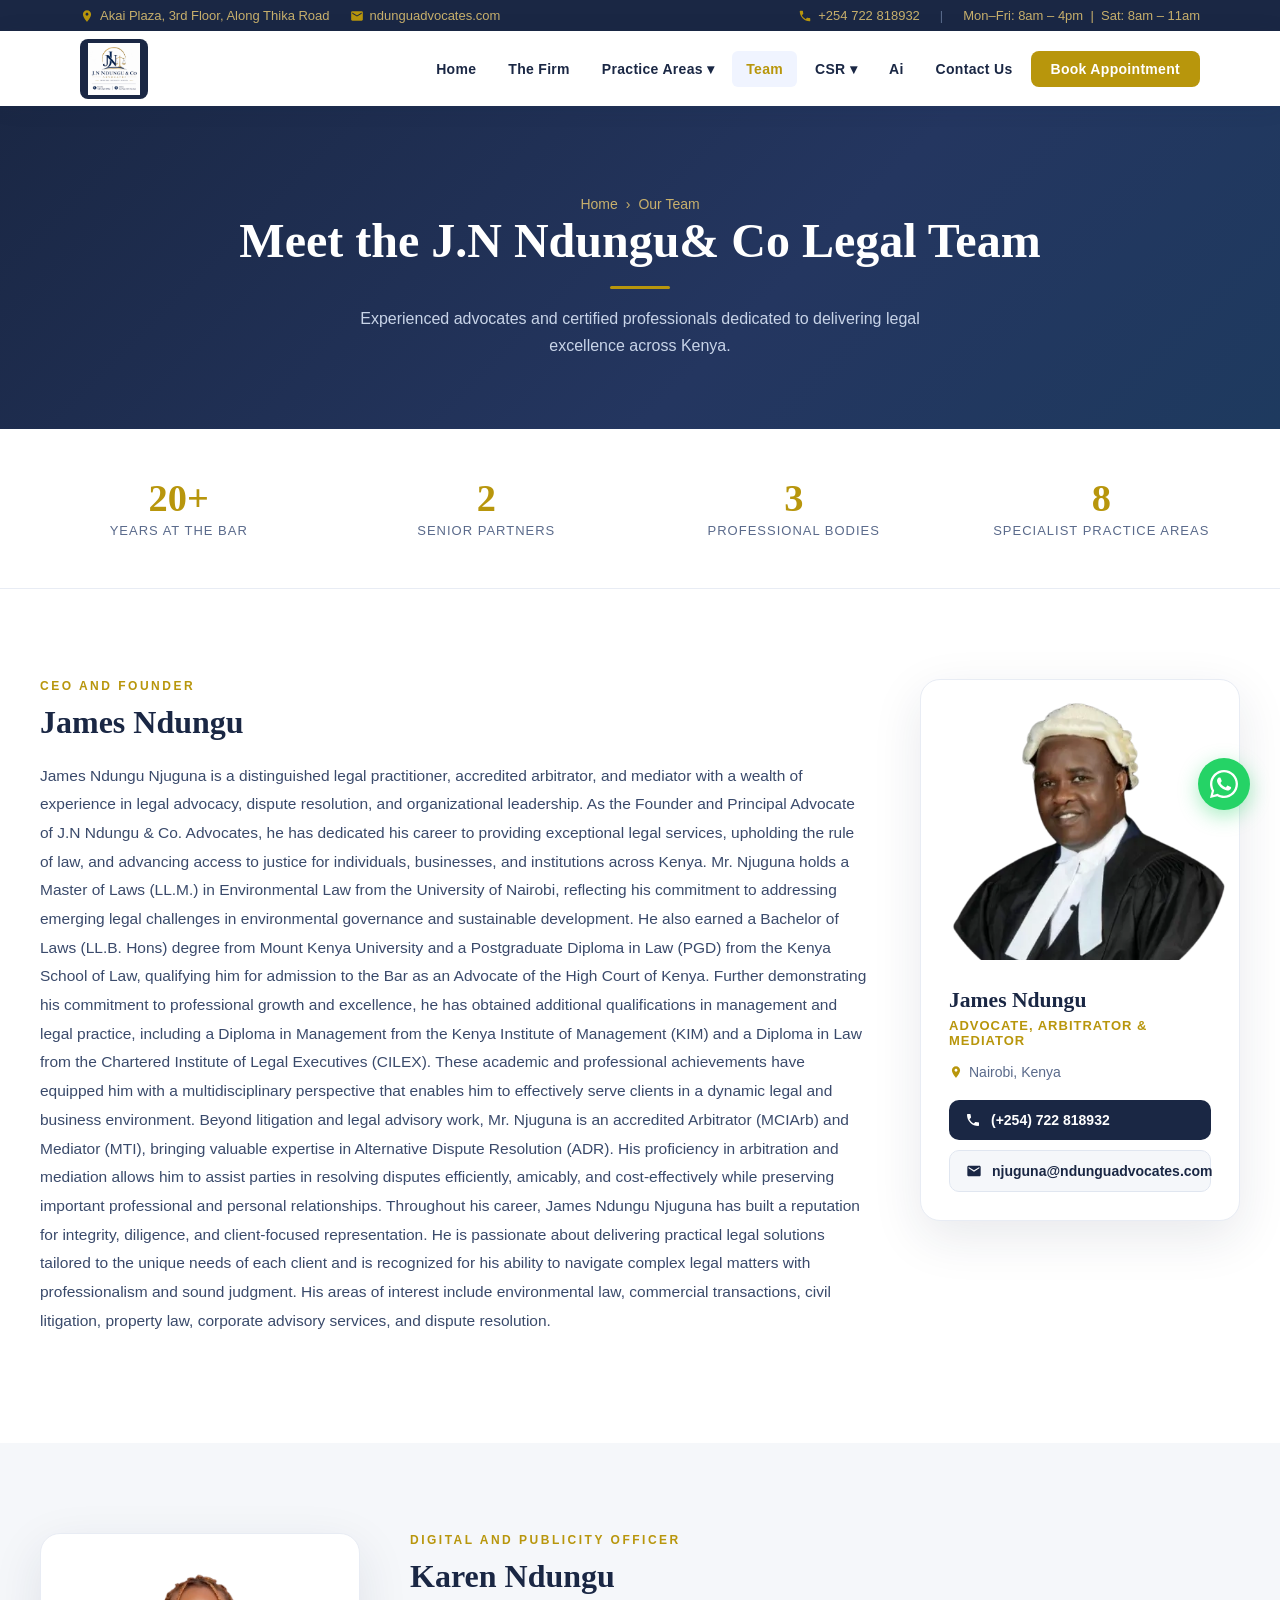
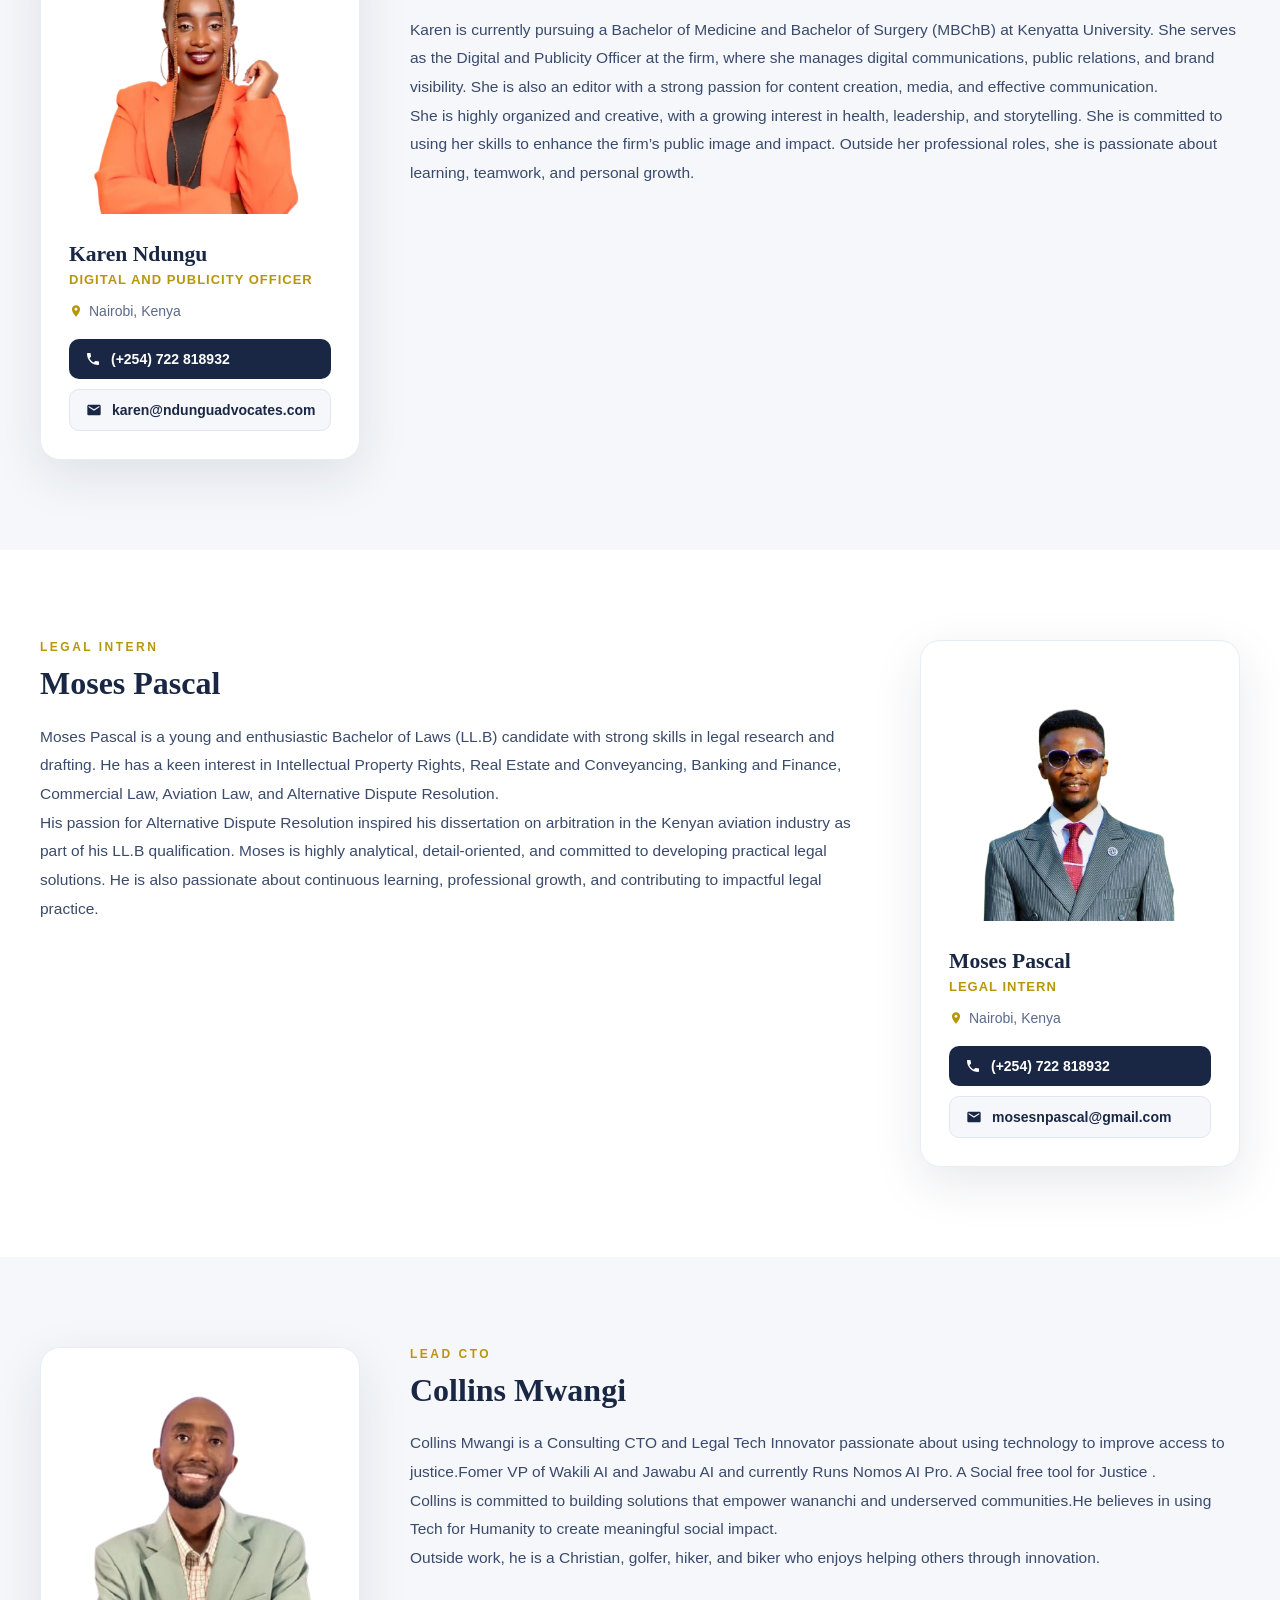
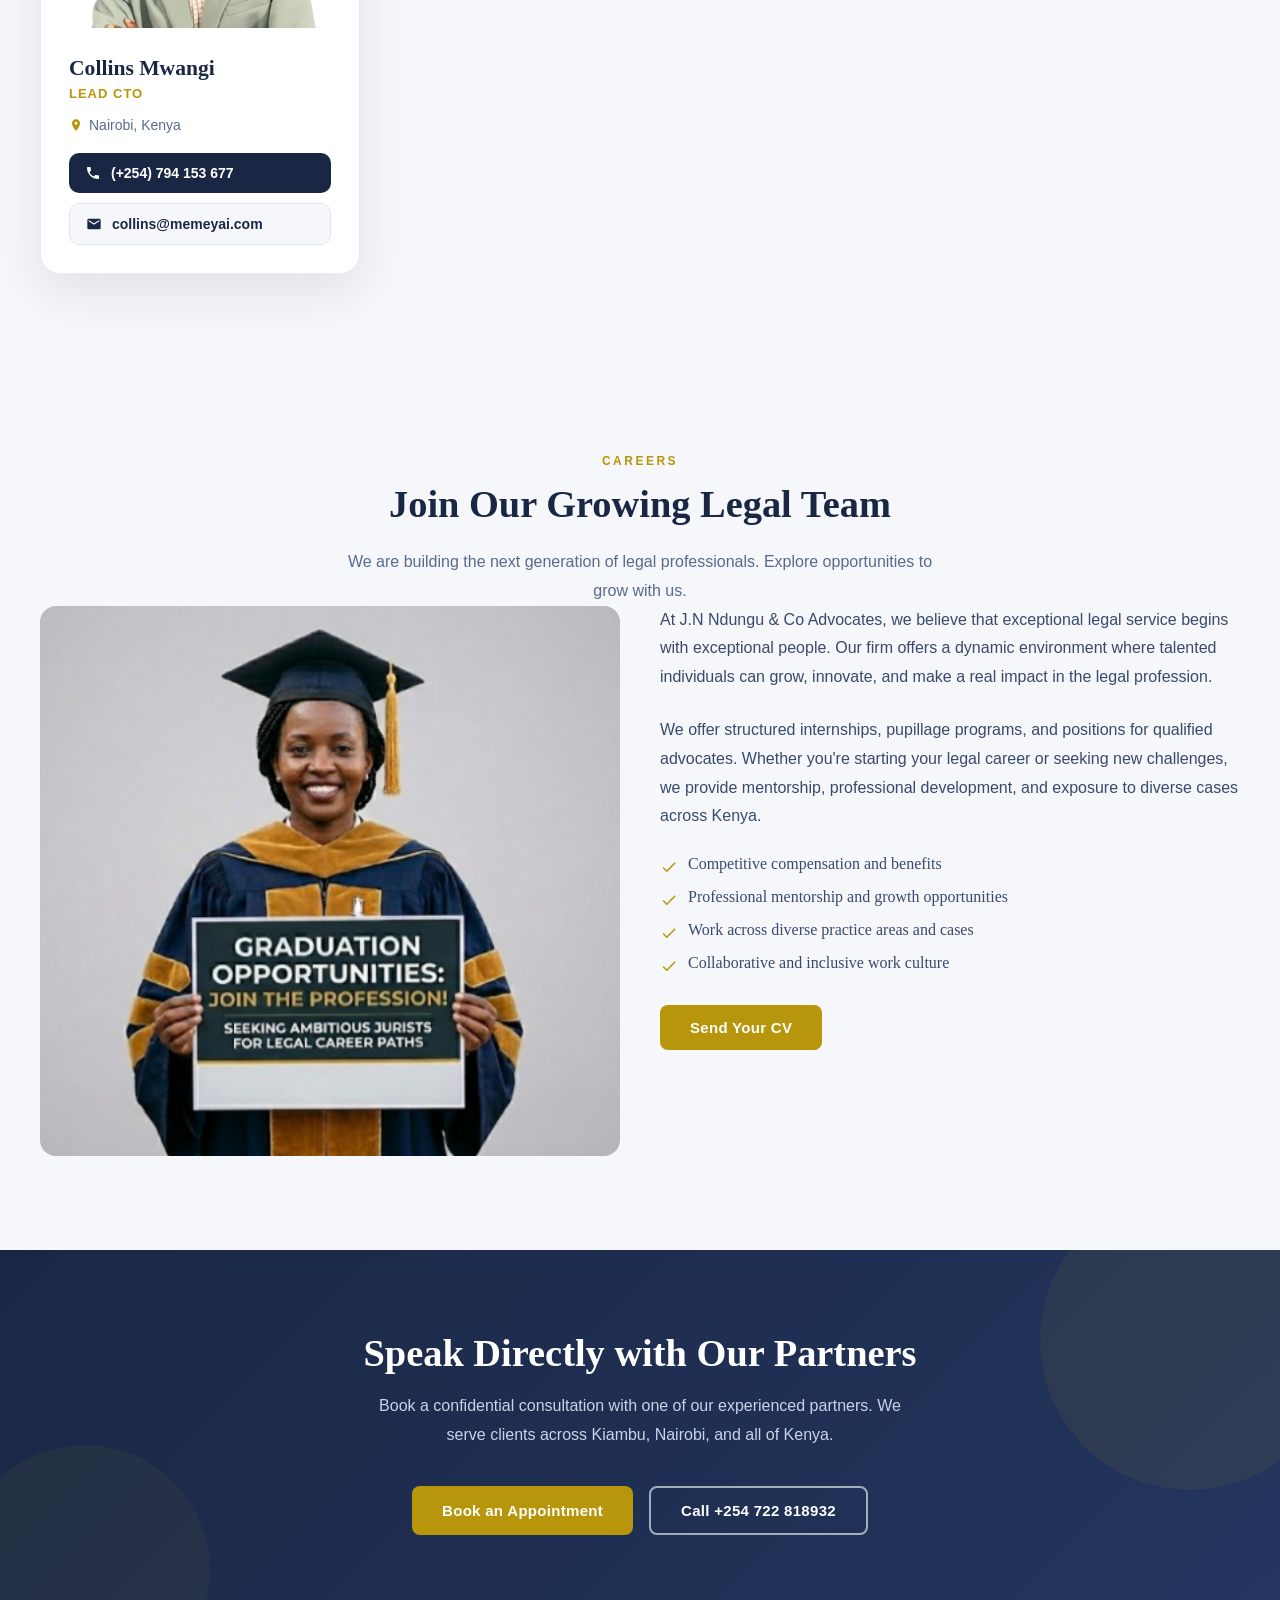
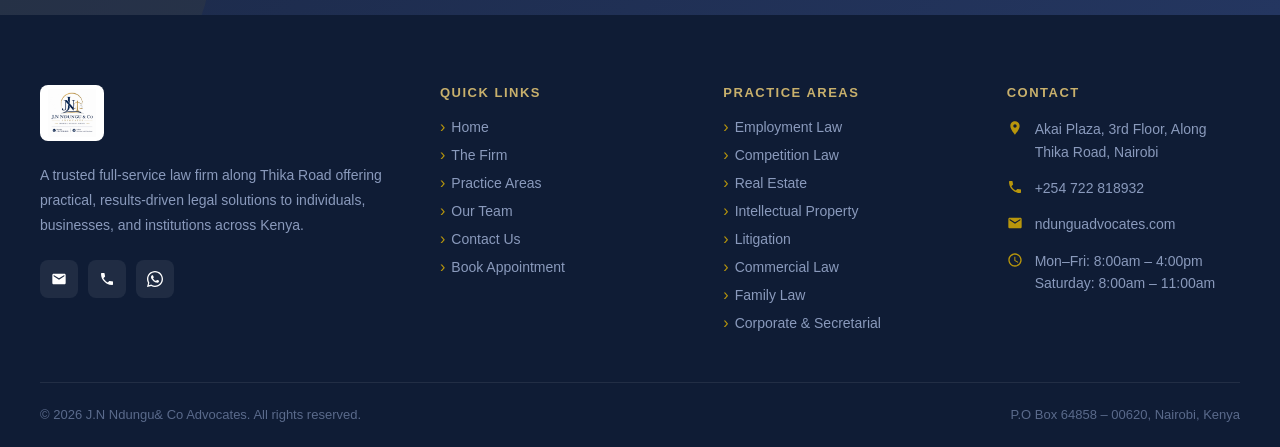
<file: team.html>
<!DOCTYPE html>
<html lang="en">
<head>
  <meta charset="UTF-8" />
  <meta name="viewport" content="width=device-width, initial-scale=1.0" />
  <title>Our Team – J.N Ndungu & Co Advocates | Thika Road, Nairobi</title>
  <meta name="description" content="Meet the experienced advocates and partners at J.N Ndungu& Co Advocates along Thika Road, Nairobi – over 20 years of combined legal expertise." />
  <link rel="stylesheet" href="style.css" />
  <style>
    /* ── TEAM PAGE EXTRAS ── */
    .team-detail-section {
      padding: 90px 40px;
    }

    .team-detail-section:nth-child(even) {
      background: #f5f7fa;
    }

.team-detail-grid {
  max-width: 1200px;
  margin: 0 auto;
  display: grid;
  grid-template-columns: 320px 1fr;
  gap: 50px;
  align-items: start;
}

.team-detail-grid.reversed {
  grid-template-columns: 1fr 320px;
}

    .team-detail-grid.reversed .team-profile-card {
      order: 2;
    }

    .team-detail-grid.reversed .team-detail-content {
      order: 1;
    }

.team-profile-card {
  background: #ffffff;
  border-radius: 20px;
  overflow: hidden;
  border: 1px solid #e8ecf4;
  box-shadow: 0 16px 50px rgba(26, 39, 68, 0.10);
}

.team-profile-card img {
  width: 100%;
  height: 280px;
  object-fit: cover;
  object-position: top center;
  display: block;
}

    .team-profile-info {
      padding: 28px;
    }

    .team-profile-info h3 {
      font-size: 1.35rem;
      margin-bottom: 4px;
    }

    .team-profile-info .role {
      font-family: Arial, sans-serif;
      font-size: 13px;
      font-weight: 700;
      color: #b8960c;
      text-transform: uppercase;
      letter-spacing: 1px;
      margin-bottom: 16px;
      display: block;
    }

    .team-profile-info .location {
      font-family: Arial, sans-serif;
      font-size: 14px;
      color: #5a6a8b;
      display: flex;
      align-items: center;
      gap: 6px;
      margin-bottom: 20px;
    }

    .profile-cta-links {
      display: flex;
      flex-direction: column;
      gap: 10px;
    }

    .profile-cta-links a {
      display: flex;
      align-items: center;
      gap: 10px;
      padding: 12px 16px;
      border-radius: 10px;
      font-family: Arial, sans-serif;
      font-size: 14px;
      font-weight: 600;
      transition: all 0.2s;
    }

    .profile-cta-links a.call-link {
      background: #1a2744;
      color: #ffffff;
    }

    .profile-cta-links a.call-link:hover {
      background: #243660;
    }

    .profile-cta-links a.email-link {
      background: #f5f7fa;
      color: #1a2744;
      border: 1px solid #e0e6f0;
    }

    .profile-cta-links a.email-link:hover {
      background: #eef1f8;
      border-color: #b8960c;
      color: #b8960c;
    }

    .profile-cta-links svg {
      width: 16px;
      height: 16px;
      fill: currentColor;
      flex-shrink: 0;
    }

    .team-detail-content .section-label {
      margin-bottom: 10px;
    }

    .team-detail-content h2 {
      font-size: clamp(1.6rem, 2.5vw, 2.2rem);
      margin-bottom: 20px;
    }

    .team-detail-content p {
      font-size: 15.5px;
      color: #3a4a6b;
      line-height: 1.85;
      margin-bottom: 18px;
    }

    .detail-grid-2 {
      display: grid;
      grid-template-columns: 1fr 1fr;
      gap: 24px;
      margin-top: 30px;
    }

    .detail-box {
      background: #ffffff;
      border: 1px solid #e8ecf4;
      border-radius: 12px;
      padding: 24px 22px;
      border-top: 3px solid #b8960c;
    }

    .detail-box h4 {
      font-family: Arial, sans-serif;
      font-size: 12px;
      font-weight: 700;
      text-transform: uppercase;
      letter-spacing: 1.5px;
      color: #b8960c;
      margin-bottom: 14px;
    }

    .detail-box ul {
      list-style: none;
      display: flex;
      flex-direction: column;
      gap: 8px;
    }

    .detail-box ul li {
      font-family: Arial, sans-serif;
      font-size: 14px;
      color: #3a4a6b;
      display: flex;
      align-items: flex-start;
      gap: 8px;
      line-height: 1.5;
    }

    .detail-box ul li::before {
      content: '';
      width: 5px;
      height: 5px;
      border-radius: 50%;
      background: #b8960c;
      flex-shrink: 0;
      margin-top: 7px;
    }

    .expertise-tags {
      display: flex;
      flex-wrap: wrap;
      gap: 10px;
      margin-top: 24px;
    }

    .expertise-tag {
      font-family: Arial, sans-serif;
      font-size: 13px;
      font-weight: 600;
      padding: 7px 16px;
      border-radius: 24px;
      background: #f0f4ff;
      color: #1a2744;
      border: 1px solid #d8e0f0;
      transition: all 0.2s;
    }

    .expertise-tag:hover {
      background: #1a2744;
      color: #ffffff;
      border-color: #1a2744;
    }

    @media (max-width: 900px) {
      .team-detail-grid,
      .team-detail-grid.reversed {
        grid-template-columns: 1fr;
      }

      .team-detail-grid.reversed .team-profile-card,
      .team-detail-grid.reversed .team-detail-content {
        order: unset;
      }

      .team-profile-card {
        max-width: 100%;
      }

      .detail-grid-2 {
        grid-template-columns: 1fr;
      }

      .team-detail-section {
        padding: 60px 24px;
      }

      .careers-grid {
        grid-template-columns: 1fr;
      }
    }
  </style>
</head>
<body>

  <!-- TOP BAR -->
  <div class="topbar">
    <div class="topbar-inner">
      <div class="topbar-left">
        <a href="https://maps.google.com/?q=Akai+Plaza+3rd+Floor+Along+Thika+Road" target="_blank">
          <svg viewBox="0 0 24 24" width="14" height="14" fill="#b8960c"><path d="M12 2C8.13 2 5 5.13 5 9c0 5.25 7 13 7 13s7-7.75 7-13c0-3.87-3.13-7-7-7zm0 9.5c-1.38 0-2.5-1.12-2.5-2.5s1.12-2.5 2.5-2.5 2.5 1.12 2.5 2.5-1.12 2.5-2.5 2.5z"/></svg>
          Akai Plaza, 3rd Floor, Along Thika Road
        </a>
        <a href="mailto:ndunguadvocates.com">
          <svg viewBox="0 0 24 24" width="14" height="14" fill="#b8960c"><path d="M20 4H4c-1.1 0-2 .9-2 2v12c0 1.1.9 2 2 2h16c1.1 0 2-.9 2-2V6c0-1.1-.9-2-2-2zm0 4l-8 5-8-5V6l8 5 8-5v2z"/></svg>
          ndunguadvocates.com
        </a>
      </div>
      <div class="topbar-right">
        <a href="tel:+254722818932">
          <svg viewBox="0 0 24 24" width="14" height="14" fill="#b8960c"><path d="M6.62 10.79c1.44 2.83 3.76 5.14 6.59 6.59l2.2-2.2c.27-.27.67-.36 1.02-.24 1.12.37 2.33.57 3.57.57.55 0 1 .45 1 1V20c0 .55-.45 1-1 1-9.39 0-17-7.61-17-17 0-.55.45-1 1-1h3.5c.55 0 1 .45 1 1 0 1.25.2 2.45.57 3.57.11.35.03.74-.25 1.02l-2.2 2.2z"/></svg>
          +254 722 818932
        </a>
        <span style="color:#5a6a8b">|</span>
        <a href="#" style="color:#c8b06c">Mon–Fri: 8am – 4pm &nbsp;|&nbsp; Sat: 8am – 11am</a>
      </div>
    </div>
  </div>

  <!-- NAVBAR -->
  <nav class="navbar">
    <div class="nav-inner">
      <a href="index.html" class="nav-logo">
        <img src="images/logo.jpg" alt="J.N Ndungu& Co Advocates" />
      </a>
      <ul class="nav-links">
        <li><a href="index.html">Home</a></li>
        <li><a href="about.html">The Firm</a></li>
        <li>
          <a href="practice-areas.html">Practice Areas ▾</a>
          <ul class="dropdown">
            <li><a href="practice-areas.html#employment">Employment Law</a></li>
            <li><a href="practice-areas.html#competition">Competition Law</a></li>
            <li><a href="practice-areas.html#realestate">Real Estate &amp; Conveyancing</a></li>
            <li><a href="practice-areas.html#ip">Intellectual Property Law</a></li>
            <li><a href="practice-areas.html#litigation">Litigation &amp; Dispute Resolution</a></li>
            <li><a href="practice-areas.html#commercial">Commercial Law</a></li>
            <li><a href="practice-areas.html#family">Family Law</a></li>
            <li><a href="practice-areas.html#corporate">Corporate &amp; Company Secretarial</a></li>
          </ul>
        </li>
        <li><a href="team.html" class="active">Team</a></li>
        <li>
          <a href="CSR.html">CSR ▾</a>
          <ul class="dropdown">
            <li><a href="CSR.html#scholarship">Scholarship</a></li>
            <li><a href="CSR.html#football">Football Academy</a></li>
            <li><a href="CSR.html#hikes">Hikes & Trips</a></li>
            <li><a href="CSR.html#mentorship">Mentorship Programs</a></li>
            <li><a href="CSR.html#internships">Internships</a></li>
          </ul>
        </li>
        <li><a href="AI-Counsel.html">Ai</a></li>
        <li><a href="contact.html">Contact Us</a></li>
        <li><a href="contact.html" class="nav-cta">Book Appointment</a></li>
      </ul>
      <button class="hamburger" aria-label="Menu">
        <span></span><span></span><span></span>
      </button>
    </div>
    <div class="mobile-menu">
      <a href="index.html">Home</a>
      <a href="about.html">The Firm</a>
      <a href="practice-areas.html">Practice Areas</a>
      <a href="practice-areas.html#employment" class="sub">Employment Law</a>
      <a href="practice-areas.html#competition" class="sub">Competition Law</a>
      <a href="practice-areas.html#realestate" class="sub">Real Estate &amp; Conveyancing</a>
      <a href="practice-areas.html#ip" class="sub">Intellectual Property</a>
      <a href="practice-areas.html#litigation" class="sub">Litigation &amp; Dispute Resolution</a>
      <a href="practice-areas.html#commercial" class="sub">Commercial Law</a>
      <a href="practice-areas.html#family" class="sub">Family Law</a>
      <a href="practice-areas.html#corporate" class="sub">Corporate &amp; Secretarial</a>
      <a href="team.html">Team</a>
      <a href="CSR.html">CSR</a>
      <a href="CSR.html#scholarship" class="sub">Scholarship</a>
      <a href="CSR.html#football" class="sub">Football Academy</a>
      <a href="CSR.html#hikes" class="sub">Hikes & Trips</a>
      <a href="CSR.html#mentorship" class="sub">Mentorship Programs</a>
      <a href="CSR.html#internships" class="sub">Internships</a>
      <a href="AI-Counsel.html">Ai</a>
      <a href="contact.html">Contact Us</a>
      <a href="contact.html" style="background:#b8960c;color:#fff;font-weight:700;">Book Appointment</a>
    </div>
  </nav>

  <!-- PAGE HERO -->
  <div class="page-hero">
    <div class="page-hero-content">
      <div class="breadcrumb"><a href="index.html">Home</a> <span>›</span> <span>Our Team</span></div>
      <h1>Meet the J.N Ndungu& Co Legal Team</h1>
      <div class="gold-bar"></div>
      <p style="font-family:Arial,sans-serif;font-size:16px;color:#c8d4e8;margin-top:16px;max-width:560px;margin-left:auto;margin-right:auto;line-height:1.7;">Experienced advocates and certified professionals dedicated to delivering legal excellence across Kenya.</p>
    </div>
  </div>

  <!-- INTRO STRIP -->
  <div style="background:#ffffff;padding:50px 40px;border-bottom:1px solid #e8ecf4;">
    <div class="container">
      <div style="display:grid;grid-template-columns:repeat(auto-fit,minmax(200px,1fr));gap:30px;text-align:center;">
        <div class="reveal">
          <div style="font-size:2.4rem;color:#b8960c;font-family:Georgia,serif;font-weight:900;line-height:1;">20+</div>
          <div style="font-family:Arial,sans-serif;font-size:13px;color:#5a6a8b;text-transform:uppercase;letter-spacing:1px;margin-top:6px;">Years at the Bar</div>
        </div>
        <div class="reveal">
          <div style="font-size:2.4rem;color:#b8960c;font-family:Georgia,serif;font-weight:900;line-height:1;">2</div>
          <div style="font-family:Arial,sans-serif;font-size:13px;color:#5a6a8b;text-transform:uppercase;letter-spacing:1px;margin-top:6px;">Senior Partners</div>
        </div>
        <div class="reveal">
          <div style="font-size:2.4rem;color:#b8960c;font-family:Georgia,serif;font-weight:900;line-height:1;">3</div>
          <div style="font-family:Arial,sans-serif;font-size:13px;color:#5a6a8b;text-transform:uppercase;letter-spacing:1px;margin-top:6px;">Professional Bodies</div>
        </div>
        <div class="reveal">
          <div style="font-size:2.4rem;color:#b8960c;font-family:Georgia,serif;font-weight:900;line-height:1;">8</div>
          <div style="font-family:Arial,sans-serif;font-size:13px;color:#5a6a8b;text-transform:uppercase;letter-spacing:1px;margin-top:6px;">Specialist Practice Areas</div>
        </div>
      </div>
    </div>
  </div>

  <!-- ── PARTNER 1: JAMES ── -->
  <section class="team-detail-section" id="christine">
    <div class="team-detail-grid reversed">
      <!-- Detail Content -->
      <div class="team-detail-content reveal-left">
        <span class="section-label">CEO and Founder</span>
        <h2>James Ndungu</h2>
        <p>James Ndungu Njuguna is a distinguished legal practitioner, accredited arbitrator, and mediator with a wealth of experience in legal advocacy, dispute resolution, and organizational leadership. As the Founder and Principal Advocate of J.N Ndungu & Co. Advocates, he has dedicated his career to providing exceptional legal services, upholding the rule of law, and advancing access to justice for individuals, businesses, and institutions across Kenya.

Mr. Njuguna holds a Master of Laws (LL.M.) in Environmental Law from the University of Nairobi, reflecting his commitment to addressing emerging legal challenges in environmental governance and sustainable development. He also earned a Bachelor of Laws (LL.B. Hons) degree from Mount Kenya University and a Postgraduate Diploma in Law (PGD) from the Kenya School of Law, qualifying him for admission to the Bar as an Advocate of the High Court of Kenya.

Further demonstrating his commitment to professional growth and excellence, he has obtained additional qualifications in management and legal practice, including a Diploma in Management from the Kenya Institute of Management (KIM) and a Diploma in Law from the Chartered Institute of Legal Executives (CILEX). These academic and professional achievements have equipped him with a multidisciplinary perspective that enables him to effectively serve clients in a dynamic legal and business environment.

Beyond litigation and legal advisory work, Mr. Njuguna is an accredited Arbitrator (MCIArb) and Mediator (MTI), bringing valuable expertise in Alternative Dispute Resolution (ADR). His proficiency in arbitration and mediation allows him to assist parties in resolving disputes efficiently, amicably, and cost-effectively while preserving important professional and personal relationships.

Throughout his career, James Ndungu Njuguna has built a reputation for integrity, diligence, and client-focused representation. He is passionate about delivering practical legal solutions tailored to the unique needs of each client and is recognized for his ability to navigate complex legal matters with professionalism and sound judgment. His areas of interest include environmental law, commercial transactions, civil litigation, property law, corporate advisory services, and dispute resolution.</p>
      </div>

      <!-- Profile Card -->
      <div class="team-profile-card reveal-right">
        <img src="images/james.png" alt="James Ndungu – Managing Partner, J.N Ndungu & Co Advocates" />
        <div class="team-profile-info">
          <h3>James Ndungu</h3>
          <span class="role">Advocate, Arbitrator & Mediator</span>
          <div class="location">
            <svg viewBox="0 0 24 24" width="14" height="14" fill="#b8960c"><path d="M12 2C8.13 2 5 5.13 5 9c0 5.25 7 13 7 13s7-7.75 7-13c0-3.87-3.13-7-7-7zm0 9.5c-1.38 0-2.5-1.12-2.5-2.5s1.12-2.5 2.5-2.5 2.5 1.12 2.5 2.5-1.12 2.5-2.5 2.5z"/></svg>
            Nairobi, Kenya
          </div>
          <div class="profile-cta-links">
            <a href="tel:+254722818932" class="call-link">
              <svg viewBox="0 0 24 24"><path d="M6.62 10.79c1.44 2.83 3.76 5.14 6.59 6.59l2.2-2.2c.27-.27.67-.36 1.02-.24 1.12.37 2.33.57 3.57.57.55 0 1 .45 1 1V20c0 .55-.45 1-1 1-9.39 0-17-7.61-17-17 0-.55.45-1 1-1h3.5c.55 0 1 .45 1 1 0 1.25.2 2.45.57 3.57.11.35.03.74-.25 1.02l-2.2 2.2z"/></svg>
              (+254) 722 818932
            </a>
            <a href="mailto:njuguna@ndunguadvocates.com" class="email-link">
              <svg viewBox="0 0 24 24"><path d="M20 4H4c-1.1 0-2 .9-2 2v12c0 1.1.9 2 2 2h16c1.1 0 2-.9 2-2V6c0-1.1-.9-2-2-2zm0 4l-8 5-8-5V6l8 5 8-5v2z"/></svg>
              njuguna@ndunguadvocates.com
            </a>
          </div>
        </div>
      </div>
    </div>
  </section>

  <!-- ── PARTNER 2: KAREN ── -->
  <section class="team-detail-section" id="hellen">
    <div class="team-detail-grid">
      <!-- Profile Card -->
      <div class="team-profile-card reveal-left">
        <img src="images/karen.png" alt="Karen Ndungu – Digital and Publicity Officer, J.N Ndungu & Co Advocates" />
        <div class="team-profile-info">
          <h3>Karen Ndungu</h3>
          <span class="role">Digital and publicity officer</span>
          <div class="location">
            <svg viewBox="0 0 24 24" width="14" height="14" fill="#b8960c"><path d="M12 2C8.13 2 5 5.13 5 9c0 5.25 7 13 7 13s7-7.75 7-13c0-3.87-3.13-7-7-7zm0 9.5c-1.38 0-2.5-1.12-2.5-2.5s1.12-2.5 2.5-2.5 2.5 1.12 2.5 2.5-1.12 2.5-2.5 2.5z"/></svg>
            Nairobi, Kenya
          </div>
          <div class="profile-cta-links">
            <a href="tel:+254722818932" class="call-link">
              <svg viewBox="0 0 24 24"><path d="M6.62 10.79c1.44 2.83 3.76 5.14 6.59 6.59l2.2-2.2c.27-.27.67-.36 1.02-.24 1.12.37 2.33.57 3.57.57.55 0 1 .45 1 1V20c0 .55-.45 1-1 1-9.39 0-17-7.61-17-17 0-.55.45-1 1-1h3.5c.55 0 1 .45 1 1 0 1.25.2 2.45.57 3.57.11.35.03.74-.25 1.02l-2.2 2.2z"/></svg>
              (+254) 722 818932
            </a>
            <a href="mailto:karen@ndunguadvocates.com" class="email-link">
              <svg viewBox="0 0 24 24"><path d="M20 4H4c-1.1 0-2 .9-2 2v12c0 1.1.9 2 2 2h16c1.1 0 2-.9 2-2V6c0-1.1-.9-2-2-2zm0 4l-8 5-8-5V6l8 5 8-5v2z"/></svg>
              karen@ndunguadvocates.com
            </a>
          </div>
        </div>
      </div>

      <!-- Detail Content -->
      <div class="team-detail-content reveal-right">
        <span class="section-label">Digital and publicity officer</span>
        <h2>Karen Ndungu</h2>
        <p>Karen is currently pursuing a Bachelor of Medicine and Bachelor of Surgery (MBChB) at Kenyatta University. She serves as the Digital and Publicity Officer at the firm, where she manages digital communications, public relations, and brand visibility. She is also an editor with a strong passion for content creation, media, and effective communication.<br>She is highly organized and creative, with a growing interest in health, leadership, and storytelling. She is committed to using her skills to enhance the firm’s public image and impact. Outside her professional roles, she is passionate about learning, teamwork, and personal growth.</p>
        

        
      </div>
    </div>
  </section>

  <!-- ── PARTNER 3: PASCAL ── -->
  <section class="team-detail-section" id="christine">
    <div class="team-detail-grid reversed">
      <!-- Detail Content -->
      <div class="team-detail-content reveal-left">
        <span class="section-label">Legal Intern</span>
        <h2>Moses Pascal</h2>
        <p>Moses Pascal is a young and enthusiastic Bachelor of Laws (LL.B) candidate with strong skills in legal research and drafting. He has a keen interest in Intellectual Property Rights, Real Estate and Conveyancing, Banking and Finance, Commercial Law, Aviation Law, and Alternative Dispute Resolution.<br>His passion for Alternative Dispute Resolution inspired his dissertation on arbitration in the Kenyan aviation industry as part of his LL.B qualification. Moses is highly analytical, detail-oriented, and committed to developing practical legal solutions. He is also passionate about continuous learning, professional growth, and contributing to impactful legal practice.</p>
      </div>

      <!-- Profile Card -->
      <div class="team-profile-card reveal-right">
        <img src="images/pascal.png" alt="Moses Pascal – Legal Intern, J.N Ndungu & Co Advocates" />
        <div class="team-profile-info">
          <h3>Moses Pascal</h3>
          <span class="role">Legal Intern</span>
          <div class="location">
            <svg viewBox="0 0 24 24" width="14" height="14" fill="#b8960c"><path d="M12 2C8.13 2 5 5.13 5 9c0 5.25 7 13 7 13s7-7.75 7-13c0-3.87-3.13-7-7-7zm0 9.5c-1.38 0-2.5-1.12-2.5-2.5s1.12-2.5 2.5-2.5 2.5 1.12 2.5 2.5-1.12 2.5-2.5 2.5z"/></svg>
            Nairobi, Kenya
          </div>
          <div class="profile-cta-links">
            <a href="tel:+254722818932" class="call-link">
              <svg viewBox="0 0 24 24"><path d="M6.62 10.79c1.44 2.83 3.76 5.14 6.59 6.59l2.2-2.2c.27-.27.67-.36 1.02-.24 1.12.37 2.33.57 3.57.57.55 0 1 .45 1 1V20c0 .55-.45 1-1 1-9.39 0-17-7.61-17-17 0-.55.45-1 1-1h3.5c.55 0 1 .45 1 1 0 1.25.2 2.45.57 3.57.11.35.03.74-.25 1.02l-2.2 2.2z"/></svg>
              (+254) 722 818932
            </a>
            <a href="mailto:mosesnpascal@gmail.com" class="email-link">
              <svg viewBox="0 0 24 24"><path d="M20 4H4c-1.1 0-2 .9-2 2v12c0 1.1.9 2 2 2h16c1.1 0 2-.9 2-2V6c0-1.1-.9-2-2-2zm0 4l-8 5-8-5V6l8 5 8-5v2z"/></svg>
              mosesnpascal@gmail.com
            </a>
          </div>
        </div>
      </div>
    </div>
  </section>

  
  <!-- ── PARTNER 4: Collins ── -->
  <section class="team-detail-section" id="hellen">
    <div class="team-detail-grid">
      <!-- Profile Card -->
      <div class="team-profile-card reveal-left">
        <img src="images/collins.png" alt="Karen Ndungu – Digital and Publicity Officer, J.N Ndungu & Co Advocates" />
        <div class="team-profile-info">
          <h3>Collins Mwangi</h3>
          <span class="role">Lead CTO</span>
          <div class="location">
            <svg viewBox="0 0 24 24" width="14" height="14" fill="#b8960c"><path d="M12 2C8.13 2 5 5.13 5 9c0 5.25 7 13 7 13s7-7.75 7-13c0-3.87-3.13-7-7-7zm0 9.5c-1.38 0-2.5-1.12-2.5-2.5s1.12-2.5 2.5-2.5 2.5 1.12 2.5 2.5-1.12 2.5-2.5 2.5z"/></svg>
            Nairobi, Kenya
          </div>
          <div class="profile-cta-links">
            <a href="tel:+254794 153 677" class="call-link">
              <svg viewBox="0 0 24 24"><path d="M6.62 10.79c1.44 2.83 3.76 5.14 6.59 6.59l2.2-2.2c.27-.27.67-.36 1.02-.24 1.12.37 2.33.57 3.57.57.55 0 1 .45 1 1V20c0 .55-.45 1-1 1-9.39 0-17-7.61-17-17 0-.55.45-1 1-1h3.5c.55 0 1 .45 1 1 0 1.25.2 2.45.57 3.57.11.35.03.74-.25 1.02l-2.2 2.2z"/></svg>
              (+254) 794 153 677
            </a>
            <a href="mailto:collins@memeyai.com" class="email-link">
              <svg viewBox="0 0 24 24"><path d="M20 4H4c-1.1 0-2 .9-2 2v12c0 1.1.9 2 2 2h16c1.1 0 2-.9 2-2V6c0-1.1-.9-2-2-2zm0 4l-8 5-8-5V6l8 5 8-5v2z"/></svg>
              collins@memeyai.com
            </a>
          </div>
        </div>
      </div>

      <!-- Detail Content -->
      <div class="team-detail-content reveal-right">
        <span class="section-label">Lead CTO</span>
        <h2>Collins Mwangi</h2>
        <p>Collins Mwangi is a Consulting CTO and Legal Tech Innovator passionate about using technology to improve access to justice.Fomer VP  of  Wakili AI and Jawabu AI and currently  Runs  Nomos AI Pro. A Social free tool for Justice .<br>Collins is committed to building solutions that empower wananchi and underserved communities.He believes in using Tech for Humanity to create meaningful social impact.<br>Outside work, he is a Christian, golfer, hiker, and biker who enjoys helping others through innovation.</p>
      </div>
    </div>
  </section>



<!-- CAREERS -->
   <section class="section" style="background:#f5f7fa;">
     <div class="container">
       <div class="text-center reveal">
         <span class="section-label">Careers</span>
         <h2 class="section-title">Join Our Growing Legal Team</h2>
         <p class="section-desc">We are building the next generation of legal professionals. Explore opportunities to grow with us.</p>
       </div>
       <div class="careers-grid" style="display:grid;grid-template-columns:1fr 1fr;gap:40px;align-items:start;">
         <div class="careers-image reveal-left">
           <img src="images/career.jpeg" alt="Careers at J.N Ndungu& Co Advocates" style="width:100%;border-radius:16px;object-fit:cover;min-height:300px;" />
         </div>
         <div class="careers-content reveal-right">
           <p style="font-size:16px;line-height:1.8;color:#3a4a6b;margin-bottom:24px;">At J.N Ndungu & Co Advocates, we believe that exceptional legal service begins with exceptional people. Our firm offers a dynamic environment where talented individuals can grow, innovate, and make a real impact in the legal profession.</p>
           <p style="font-size:16px;line-height:1.8;color:#3a4a6b;margin-bottom:24px;">We offer structured internships, pupillage programs, and positions for qualified advocates. Whether you're starting your legal career or seeking new challenges, we provide mentorship, professional development, and exposure to diverse cases across Kenya.</p>
           <ul style="list-style:none;display:flex;flex-direction:column;gap:12px;margin-bottom:30px;">
             <li style="display:flex;align-items:flex-start;gap:10px;">
               <svg viewBox="0 0 24 24" width="18" height="18" fill="#b8960c" style="flex-shrink:0;margin-top:3px;"><path d="M9 16.17L4.83 12l-1.42 1.41L9 19 21 7l-1.41-1.41z"/></svg>
               <span style="color:#3a4a6b;">Competitive compensation and benefits</span>
             </li>
             <li style="display:flex;align-items:flex-start;gap:10px;">
               <svg viewBox="0 0 24 24" width="18" height="18" fill="#b8960c" style="flex-shrink:0;margin-top:3px;"><path d="M9 16.17L4.83 12l-1.42 1.41L9 19 21 7l-1.41-1.41z"/></svg>
               <span style="color:#3a4a6b;">Professional mentorship and growth opportunities</span>
             </li>
             <li style="display:flex;align-items:flex-start;gap:10px;">
               <svg viewBox="0 0 24 24" width="18" height="18" fill="#b8960c" style="flex-shrink:0;margin-top:3px;"><path d="M9 16.17L4.83 12l-1.42 1.41L9 19 21 7l-1.41-1.41z"/></svg>
               <span style="color:#3a4a6b;">Work across diverse practice areas and cases</span>
             </li>
             <li style="display:flex;align-items:flex-start;gap:10px;">
               <svg viewBox="0 0 24 24" width="18" height="18" fill="#b8960c" style="flex-shrink:0;margin-top:3px;"><path d="M9 16.17L4.83 12l-1.42 1.41L9 19 21 7l-1.41-1.41z"/></svg>
               <span style="color:#3a4a6b;">Collaborative and inclusive work culture</span>
             </li>
           </ul>
           <a href="mailto:careers@jnnadvocates.co.ke" class="btn btn-gold">Send Your CV</a>
         </div>
       </div>
     </div>
   </section>

  <!-- CTA BAND -->
  <div class="cta-band">
    <div class="container">
      <h2 class="reveal">Speak Directly with Our Partners</h2>
      <p class="reveal">Book a confidential consultation with one of our experienced partners. We serve clients across Kiambu, Nairobi, and all of Kenya.</p>
      <div class="cta-buttons reveal">
        <a href="contact.html" class="btn btn-gold">Book an Appointment</a>
        <a href="tel:+254722818932" class="btn btn-outline">Call +254 722 818932</a>
      </div>
    </div>
  </div>

  <!-- FOOTER -->
  <footer>
    <div class="footer-grid">
      <div class="footer-brand">
        <img src="images/logo.jpg" alt="J.N Ndungu & Co Advocates" />
        <p>A trusted full-service law firm along Thika Road offering practical, results-driven legal solutions to individuals, businesses, and institutions across Kenya.</p>
        <div class="footer-social">
          <a href="mailto:ndunguadvocates.com" title="Email"><svg viewBox="0 0 24 24"><path d="M20 4H4c-1.1 0-2 .9-2 2v12c0 1.1.9 2 2 2h16c1.1 0 2-.9 2-2V6c0-1.1-.9-2-2-2zm0 4l-8 5-8-5V6l8 5 8-5v2z"/></svg></a>
          <a href="tel:+254722818932" title="Call"><svg viewBox="0 0 24 24"><path d="M6.62 10.79c1.44 2.83 3.76 5.14 6.59 6.59l2.2-2.2c.27-.27.67-.36 1.02-.24 1.12.37 2.33.57 3.57.57.55 0 1 .45 1 1V20c0 .55-.45 1-1 1-9.39 0-17-7.61-17-17 0-.55.45-1 1-1h3.5c.55 0 1 .45 1 1 0 1.25.2 2.45.57 3.57.11.35.03.74-.25 1.02l-2.2 2.2z"/></svg></a>
          <a href="https://wa.me/254722818932" title="WhatsApp"><svg viewBox="0 0 24 24"><path d="M17.472 14.382c-.297-.149-1.758-.867-2.03-.967-.273-.099-.471-.148-.67.15-.197.297-.767.966-.94 1.164-.173.199-.347.223-.644.075-.297-.15-1.255-.463-2.39-1.475-.883-.788-1.48-1.761-1.653-2.059-.173-.297-.018-.458.13-.606.134-.133.298-.347.446-.52.149-.174.198-.298.298-.497.099-.198.05-.371-.025-.52-.075-.149-.669-1.612-.916-2.207-.242-.579-.487-.5-.669-.51-.173-.008-.371-.01-.57-.01-.198 0-.52.074-.792.372-.272.297-1.04 1.016-1.04 2.479 0 1.462 1.065 2.875 1.213 3.074.149.198 2.096 3.2 5.077 4.487.709.306 1.262.489 1.694.625.712.227 1.36.195 1.871.118.571-.085 1.758-.719 2.006-1.413.248-.694.248-1.289.173-1.413-.074-.124-.272-.198-.57-.347zM12 0C5.373 0 0 5.373 0 12c0 2.139.566 4.147 1.547 5.886L0 24l6.293-1.528C8.012 23.459 9.968 24 12 24c6.627 0 12-5.373 12-12S18.627 0 12 0zm0 22c-1.891 0-3.658-.498-5.189-1.367l-.371-.219-3.839.932.977-3.727-.24-.386C2.55 15.556 2 13.839 2 12 2 6.477 6.477 2 12 2s10 4.477 10 10-4.477 10-10 10z"/></svg></a>
        </div>
      </div>
      <div class="footer-col">
        <h4>Quick Links</h4>
        <ul>
          <li><a href="index.html">Home</a></li>
          <li><a href="about.html">The Firm</a></li>
          <li><a href="practice-areas.html">Practice Areas</a></li>
          <li><a href="team.html">Our Team</a></li>
          <li><a href="contact.html">Contact Us</a></li>
          <li><a href="contact.html">Book Appointment</a></li>
        </ul>
      </div>
      <div class="footer-col">
        <h4>Practice Areas</h4>
        <ul>
          <li><a href="practice-areas.html#employment">Employment Law</a></li>
          <li><a href="practice-areas.html#competition">Competition Law</a></li>
          <li><a href="practice-areas.html#realestate">Real Estate</a></li>
          <li><a href="practice-areas.html#ip">Intellectual Property</a></li>
          <li><a href="practice-areas.html#litigation">Litigation</a></li>
          <li><a href="practice-areas.html#commercial">Commercial Law</a></li>
          <li><a href="practice-areas.html#family">Family Law</a></li>
          <li><a href="practice-areas.html#corporate">Corporate &amp; Secretarial</a></li>
        </ul>
      </div>
      <div class="footer-col">
        <h4>Contact</h4>
        <div class="footer-contact-item">
          <svg viewBox="0 0 24 24"><path d="M12 2C8.13 2 5 5.13 5 9c0 5.25 7 13 7 13s7-7.75 7-13c0-3.87-3.13-7-7-7zm0 9.5c-1.38 0-2.5-1.12-2.5-2.5s1.12-2.5 2.5-2.5 2.5 1.12 2.5 2.5-1.12 2.5-2.5 2.5z"/></svg>
          <span>Akai Plaza, 3rd Floor, Along Thika Road, Nairobi</span>
        </div>
        <div class="footer-contact-item">
          <svg viewBox="0 0 24 24"><path d="M6.62 10.79c1.44 2.83 3.76 5.14 6.59 6.59l2.2-2.2c.27-.27.67-.36 1.02-.24 1.12.37 2.33.57 3.57.57.55 0 1 .45 1 1V20c0 .55-.45 1-1 1-9.39 0-17-7.61-17-17 0-.55.45-1 1-1h3.5c.55 0 1 .45 1 1 0 1.25.2 2.45.57 3.57.11.35.03.74-.25 1.02l-2.2 2.2z"/></svg>
          <span><a href="tel:+254722818932">+254 722 818932</a></span>
        </div>
        <div class="footer-contact-item">
          <svg viewBox="0 0 24 24"><path d="M20 4H4c-1.1 0-2 .9-2 2v12c0 1.1.9 2 2 2h16c1.1 0 2-.9 2-2V6c0-1.1-.9-2-2-2zm0 4l-8 5-8-5V6l8 5 8-5v2z"/></svg>
          <span><a href="mailto:ndunguadvocates.com">ndunguadvocates.com</a></span>
        </div>
        <div class="footer-contact-item">
          <svg viewBox="0 0 24 24"><path d="M11.99 2C6.47 2 2 6.48 2 12s4.47 10 9.99 10C17.52 22 22 17.52 22 12S17.52 2 11.99 2zM12 20c-4.42 0-8-3.58-8-8s3.58-8 8-8 8 3.58 8 8-3.58 8-8 8zm.5-13H11v6l5.25 3.15.75-1.23-4.5-2.67V7z"/></svg>
          <span>Mon–Fri: 8:00am – 4:00pm<br />Saturday: 8:00am – 11:00am</span>
        </div>
      </div>
    </div>
    <div class="footer-bottom">
      <p>© 2026 J.N Ndungu& Co Advocates. All rights reserved.</p>
      <p>P.O Box 64858 – 00620, Nairobi, Kenya</p>
    </div>
  </footer>

  <button id="scrollTop" aria-label="Scroll to top">
    <svg viewBox="0 0 24 24"><path d="M7.41 15.41L12 10.83l4.59 4.58L18 14l-6-6-6 6z"/></svg>
  </button>
  <a class="wa-float" href="https://wa.me/254722818932" target="_blank" aria-label="WhatsApp">
    <svg viewBox="0 0 24 24"><path d="M17.472 14.382c-.297-.149-1.758-.867-2.03-.967-.273-.099-.471-.148-.67.15-.197.297-.767.966-.94 1.164-.173.199-.347.223-.644.075-.297-.15-1.255-.463-2.39-1.475-.883-.788-1.48-1.761-1.653-2.059-.173-.297-.018-.458.13-.606.134-.133.298-.347.446-.52.149-.174.198-.298.298-.497.099-.198.05-.371-.025-.52-.075-.149-.669-1.612-.916-2.207-.242-.579-.487-.5-.669-.51-.173-.008-.371-.01-.57-.01-.198 0-.52.074-.792.372-.272.297-1.04 1.016-1.04 2.479 0 1.462 1.065 2.875 1.213 3.074.149.198 2.096 3.2 5.077 4.487.709.306 1.262.489 1.694.625.712.227 1.36.195 1.871.118.571-.085 1.758-.719 2.006-1.413.248-.694.248-1.289.173-1.413-.074-.124-.272-.198-.57-.347zM12 0C5.373 0 0 5.373 0 12c0 2.139.566 4.147 1.547 5.886L0 24l6.293-1.528C8.012 23.459 9.968 24 12 24c6.627 0 12-5.373 12-12S18.627 0 12 0zm0 22c-1.891 0-3.658-.498-5.189-1.367l-.371-.219-3.839.932.977-3.727-.24-.386C2.55 15.556 2 13.839 2 12 2 6.477 6.477 2 12 2s10 4.477 10 10-4.477 10-10 10z"/></svg>
  </a>

  <script src="main.js"></script>
</body>
</html>
</file>
<file: style.css>
/* ============================================
   J.N.NDUGU ADVOCATES – MODERN REDESIGN
   Colors: Navy #1a2744, Gold #b8960c, White #ffffff, Light #f5f7fa
   ============================================ */

* {
  margin: 0;
  padding: 0;
  box-sizing: border-box;
}

html {
  scroll-behavior: smooth;
}

body {
  font-family: 'Georgia', serif;
  color: #1a2744;
  background: #ffffff;
  overflow-x: hidden;
}

/* ── TYPOGRAPHY ── */
h1, h2, h3, h4, h5 {
  font-family: 'Georgia', serif;
  color: #1a2744;
  line-height: 1.2;
}

p {
  font-family: Arial, sans-serif;
  line-height: 1.8;
  color: #3a4a6b;
}

a {
  text-decoration: none;
  color: inherit;
}

/* ── TOP BAR ── */
.topbar {
  background: #1a2744;
  padding: 8px 0;
  font-family: Arial, sans-serif;
  font-size: 13px;
}

.topbar-inner {
  max-width: 1200px;
  margin: 0 auto;
  padding: 0 40px;
  display: flex;
  justify-content: space-between;
  align-items: center;
  gap: 12px;
  flex-wrap: wrap;
}

.topbar a {
  color: #c8b06c;
  display: flex;
  align-items: center;
  gap: 6px;
  transition: color 0.2s;
}

.topbar a:hover {
  color: #ffffff;
}

.topbar-left, .topbar-right {
  display: flex;
  align-items: center;
  gap: 20px;
}

/* ── NAVBAR ── */
.navbar {
  background: #ffffff;
  position: sticky;
  top: 0;
  z-index: 1000;
  box-shadow: 0 2px 20px rgba(26, 39, 68, 0.10);
  transition: box-shadow 0.3s;
}

.navbar.scrolled {
  box-shadow: 0 4px 30px rgba(26, 39, 68, 0.18);
}

.nav-inner {
  max-width: 1200px;
  margin: 0 auto;
  padding: 0 40px;
  display: flex;
  align-items: center;
  justify-content: space-between;
  height: 75px;
}

.nav-logo {
  display: flex;
  align-items: center;
  gap: 12px;
}

.nav-logo img {
  height: 60px;
  width: auto;
  background: #1a2744;
  padding: 4px 8px;
  border-radius: 8px;
  display: block;
}

.nav-links {
  display: flex;
  align-items: center;
  gap: 4px;
  list-style: none;
}

.nav-links > li {
  position: relative;
}

.nav-links > li > a {
  display: block;
  padding: 10px 14px;
  font-family: Arial, sans-serif;
  font-size: 14px;
  font-weight: 600;
  color: #1a2744;
  letter-spacing: 0.3px;
  border-radius: 6px;
  transition: background 0.2s, color 0.2s;
  white-space: nowrap;
}

.nav-links > li > a:hover,
.nav-links > li > a.active {
  background: #f0f4ff;
  color: #b8960c;
}

/* dropdown */
.dropdown {
  position: absolute;
  top: calc(100% + 8px);
  left: 0;
  background: #ffffff;
  border: 1px solid #e8ecf4;
  border-radius: 10px;
  padding: 8px 0;
  min-width: 240px;
  box-shadow: 0 12px 40px rgba(26, 39, 68, 0.14);
  opacity: 0;
  visibility: hidden;
  transform: translateY(-8px);
  transition: all 0.25s ease;
  z-index: 999;
}

.nav-links > li:hover .dropdown {
  opacity: 1;
  visibility: visible;
  transform: translateY(0);
}

.dropdown li a {
  display: block;
  padding: 10px 20px;
  font-family: Arial, sans-serif;
  font-size: 13.5px;
  color: #3a4a6b;
  transition: background 0.2s, color 0.2s;
}

.dropdown li a:hover {
  background: #f5f7fa;
  color: #b8960c;
}

.dropdown li a::before {
  content: '→ ';
  opacity: 0;
  transition: opacity 0.2s;
}

.dropdown li a:hover::before {
  opacity: 1;
}

.nav-cta {
  background: #b8960c !important;
  color: #ffffff !important;
  border-radius: 8px !important;
  padding: 10px 20px !important;
}

.nav-cta:hover {
  background: #9a7a08 !important;
  color: #ffffff !important;
}

/* hamburger */
.hamburger {
  display: none;
  flex-direction: column;
  gap: 5px;
  cursor: pointer;
  padding: 6px;
  background: none;
  border: none;
}

.hamburger span {
  display: block;
  width: 24px;
  height: 2px;
  background: #1a2744;
  border-radius: 2px;
  transition: all 0.3s;
}

.hamburger.open span:nth-child(1) { transform: rotate(45deg) translate(5px, 5px); }
.hamburger.open span:nth-child(2) { opacity: 0; }
.hamburger.open span:nth-child(3) { transform: rotate(-45deg) translate(5px, -5px); }

/* mobile menu */
.mobile-menu {
  display: none;
  background: #ffffff;
  border-top: 2px solid #b8960c;
  padding: 16px 0;
  max-height: calc(100vh - 75px);
  overflow-y: auto;
  -webkit-overflow-scrolling: touch;
}

.mobile-menu.open {
  display: block;
}

.mobile-menu a {
  display: block;
  padding: 12px 40px;
  font-family: Arial, sans-serif;
  font-size: 14px;
  color: #1a2744;
  border-bottom: 1px solid #f0f0f0;
  transition: background 0.2s, color 0.2s;
}

.mobile-menu a:hover {
  background: #f5f7fa;
  color: #b8960c;
}

.mobile-menu a.sub {
  padding-left: 60px;
  font-size: 13px;
  color: #3a4a6b;
}

/* ── PAGE HERO (inner pages) ── */
.page-hero {
  background: linear-gradient(135deg, #1a2744 0%, #243660 60%, #1e3a5f 100%);
  padding: 90px 40px 70px;
  text-align: center;
  position: relative;
  overflow: hidden;
}

.page-hero::before {
  content: '';
  position: absolute;
  inset: 0;
  background: url('https://www.knmlawassociates.co.ke/wp-content/uploads/2020/10/Building-background.jpg') center/cover no-repeat;
  opacity: 0.08;
}

.page-hero-content {
  position: relative;
  z-index: 1;
}

.page-hero h1 {
  font-size: clamp(2rem, 4vw, 3rem);
  color: #ffffff;
  margin-bottom: 16px;
}

.page-hero .breadcrumb {
  font-family: Arial, sans-serif;
  font-size: 14px;
  color: #c8b06c;
  display: flex;
  align-items: center;
  justify-content: center;
  gap: 8px;
}

.page-hero .breadcrumb a {
  color: #c8b06c;
  transition: color 0.2s;
}

.page-hero .breadcrumb a:hover { color: #ffffff; }

.gold-bar {
  width: 60px;
  height: 3px;
  background: #b8960c;
  margin: 16px auto 0;
  border-radius: 2px;
}

/* ── BUTTONS ── */
.btn {
  display: inline-flex;
  align-items: center;
  gap: 8px;
  padding: 14px 30px;
  border-radius: 8px;
  font-family: Arial, sans-serif;
  font-size: 15px;
  font-weight: 700;
  cursor: pointer;
  border: none;
  transition: all 0.25s ease;
  letter-spacing: 0.3px;
}

.btn-gold {
  background: #b8960c;
  color: #ffffff;
}

.btn-gold:hover {
  background: #9a7a08;
  transform: translateY(-2px);
  box-shadow: 0 8px 24px rgba(184, 150, 12, 0.35);
}

.btn-navy {
  background: #1a2744;
  color: #ffffff;
}

.btn-navy:hover {
  background: #243660;
  transform: translateY(-2px);
  box-shadow: 0 8px 24px rgba(26, 39, 68, 0.30);
}

.btn-outline {
  background: transparent;
  color: #ffffff;
  border: 2px solid rgba(255,255,255,0.6);
}

.btn-outline:hover {
  background: rgba(255,255,255,0.1);
  border-color: #ffffff;
  transform: translateY(-2px);
}

.btn-outline-gold {
  background: transparent;
  color: #b8960c;
  border: 2px solid #b8960c;
}

.btn-outline-gold:hover {
  background: #b8960c;
  color: #ffffff;
}

/* ── SECTIONS ── */
.section {
  padding: 90px 40px;
}

.section-sm {
  padding: 60px 40px;
}

.container {
  max-width: 1200px;
  margin: 0 auto;
}

.section-label {
  font-family: Arial, sans-serif;
  font-size: 12px;
  font-weight: 700;
  letter-spacing: 2.5px;
  text-transform: uppercase;
  color: #b8960c;
  display: block;
  margin-bottom: 12px;
}

.section-title {
  font-size: clamp(1.8rem, 3vw, 2.6rem);
  margin-bottom: 20px;
  line-height: 1.25;
}

.section-desc {
  font-family: Arial, sans-serif;
  font-size: 16px;
  color: #5a6a8b;
  max-width: 600px;
  line-height: 1.8;
}

.text-center { text-align: center; }
.text-center .section-desc { margin: 0 auto; }

/* ── STAT STRIP ── */
.stat-strip {
  background: #1a2744;
  padding: 60px 40px;
}

.stat-strip .container {
  display: grid;
  grid-template-columns: repeat(4, 1fr);
  gap: 40px;
  text-align: center;
}

.stat-item .stat-num {
  font-size: 3rem;
  font-weight: 900;
  color: #b8960c;
  font-family: Georgia, serif;
  line-height: 1;
}

.stat-item .stat-label {
  font-family: Arial, sans-serif;
  font-size: 14px;
  color: #c8d4e8;
  margin-top: 8px;
  text-transform: uppercase;
  letter-spacing: 1px;
}

/* ── PRACTICE AREA CARDS ── */
.practice-grid {
  display: grid;
  grid-template-columns: repeat(auto-fit, minmax(270px, 1fr));
  gap: 24px;
  margin-top: 50px;
}

.practice-card {
  background: #ffffff;
  border: 1px solid #e8ecf4;
  border-radius: 14px;
  padding: 36px 28px;
  transition: all 0.3s ease;
  position: relative;
  overflow: hidden;
  cursor: pointer;
  text-align: center;
}

.practice-card::after {
  content: '';
  position: absolute;
  bottom: 0;
  left: 0;
  right: 0;
  height: 3px;
  background: #b8960c;
  transform: scaleX(0);
  transition: transform 0.3s ease;
}

.practice-card:hover {
  transform: translateY(-6px);
  box-shadow: 0 20px 50px rgba(26, 39, 68, 0.12);
  border-color: #b8960c;
}

.practice-card:hover::after {
  transform: scaleX(1);
}

.practice-icon {
  width: 56px;
  height: 56px;
  background: linear-gradient(135deg, #1a2744, #2d4080);
  border-radius: 14px;
  display: flex;
  align-items: center;
  justify-content: center;
  margin: 0 auto 20px;
}

.practice-icon svg {
  width: 28px;
  height: 28px;
  fill: #b8960c;
}

.practice-card h3 {
  font-size: 1.1rem;
  margin-bottom: 12px;
}

.practice-card p {
  font-size: 14px;
  color: #5a6a8b;
  line-height: 1.7;
}

.practice-card .card-link {
  display: inline-flex;
  align-items: center;
  gap: 6px;
  font-family: Arial, sans-serif;
  font-size: 13px;
  font-weight: 700;
  color: #b8960c;
  margin-top: 18px;
  transition: gap 0.2s;
}

.practice-card:hover .card-link {
  gap: 10px;
}

/* ── WHY CHOOSE ── */
.why-grid {
  display: grid;
  grid-template-columns: 1fr 1fr;
  gap: 60px;
  align-items: center;
  margin-top: 50px;
}

.why-list {
  list-style: none;
  display: flex;
  flex-direction: column;
  gap: 20px;
}

.why-list li {
  display: flex;
  align-items: flex-start;
  gap: 16px;
  padding: 20px;
  background: #f5f7fa;
  border-radius: 12px;
  border-left: 4px solid #b8960c;
  transition: background 0.2s;
}

.why-list li:hover {
  background: #eef1f8;
}

.why-icon {
  width: 40px;
  height: 40px;
  background: #1a2744;
  border-radius: 10px;
  display: flex;
  align-items: center;
  justify-content: center;
  flex-shrink: 0;
}

.why-icon svg {
  width: 20px;
  height: 20px;
  fill: #b8960c;
}

.why-text h4 {
  font-size: 1rem;
  margin-bottom: 4px;
}

.why-text p {
  font-size: 13.5px;
  color: #5a6a8b;
  line-height: 1.6;
}

.why-image {
  position: relative;
}

.why-image img {
  width: 100%;
  height: 480px;
  object-fit: cover;
  border-radius: 16px;
}

.why-image .badge {
  position: absolute;
  bottom: 30px;
  left: -20px;
  background: #b8960c;
  color: #ffffff;
  padding: 18px 24px;
  border-radius: 12px;
  font-family: Georgia, serif;
  box-shadow: 0 10px 30px rgba(184, 150, 12, 0.4);
}

.why-image .badge strong {
  display: block;
  font-size: 2rem;
  line-height: 1;
}

.why-image .badge span {
  font-family: Arial, sans-serif;
  font-size: 12px;
  opacity: 0.9;
}

/* ── TEAM CARDS ── */
.team-grid {
  display: grid;
  grid-template-columns: repeat(auto-fit, minmax(300px, 1fr));
  gap: 30px;
  margin-top: 50px;
}

.team-card {
  background: #ffffff;
  border-radius: 16px;
  overflow: hidden;
  border: 1px solid #e8ecf4;
  transition: all 0.3s ease;
}

.team-card:hover {
  transform: translateY(-6px);
  box-shadow: 0 20px 50px rgba(26, 39, 68, 0.12);
}

.team-img {
  width: 100%;
  height: 300px;
  object-fit: contain;
  object-position: top center;
  display: block;

}

.team-body {
  padding: 28px;
}

.team-body h3 {
  font-size: 1.2rem;
  margin-bottom: 4px;
}

.team-role {
  font-family: Arial, sans-serif;
  font-size: 13px;
  color: #b8960c;
  font-weight: 700;
  text-transform: uppercase;
  letter-spacing: 1px;
  margin-bottom: 14px;
  display: block;
}

.team-body p {
  font-size: 14px;
  color: #5a6a8b;
  line-height: 1.7;
  margin-bottom: 18px;
}

.team-tags {
  display: flex;
  flex-wrap: wrap;
  gap: 8px;
  margin-bottom: 18px;
}

.tag {
  font-family: Arial, sans-serif;
  font-size: 11.5px;
  font-weight: 600;
  padding: 4px 12px;
  border-radius: 20px;
  background: #f0f4ff;
  color: #1a2744;
}

.team-contact {
  display: flex;
  flex-direction: column;
  gap: 8px;
}

.team-contact a {
  font-family: Arial, sans-serif;
  font-size: 13px;
  color: #5a6a8b;
  display: flex;
  align-items: center;
  gap: 8px;
  transition: color 0.2s;
}

.team-contact a:hover { color: #b8960c; }

/* ── CTA BAND ── */
.cta-band {
  background: linear-gradient(135deg, #1a2744 0%, #243660 100%);
  padding: 80px 40px;
  text-align: center;
  position: relative;
  overflow: hidden;
}

.cta-band::before {
  content: '';
  position: absolute;
  top: -60px;
  right: -60px;
  width: 300px;
  height: 300px;
  border-radius: 50%;
  background: rgba(184, 150, 12, 0.08);
}

.cta-band::after {
  content: '';
  position: absolute;
  bottom: -80px;
  left: -40px;
  width: 250px;
  height: 250px;
  border-radius: 50%;
  background: rgba(184, 150, 12, 0.06);
}

.cta-band .container {
  position: relative;
  z-index: 1;
}

.cta-band h2 {
  font-size: clamp(1.8rem, 3vw, 2.6rem);
  color: #ffffff;
  margin-bottom: 16px;
}

.cta-band p {
  color: #c8d4e8;
  font-size: 16px;
  max-width: 560px;
  margin: 0 auto 36px;
}

.cta-buttons {
  display: flex;
  gap: 16px;
  justify-content: center;
  flex-wrap: wrap;
}

/* ── CONTACT SECTION ── */
.contact-grid {
  display: grid;
  grid-template-columns: 1fr 1.4fr;
  gap: 60px;
  align-items: start;
  margin-top: 50px;
}

.contact-info {
  display: flex;
  flex-direction: column;
  gap: 28px;
}

.contact-item {
  display: flex;
  gap: 18px;
  align-items: flex-start;
}

.contact-ico {
  width: 48px;
  height: 48px;
  background: #1a2744;
  border-radius: 12px;
  display: flex;
  align-items: center;
  justify-content: center;
  flex-shrink: 0;
}

.contact-ico svg {
  width: 22px;
  height: 22px;
  fill: #b8960c;
}

.contact-item h4 {
  font-size: 14px;
  font-family: Arial, sans-serif;
  font-weight: 700;
  text-transform: uppercase;
  letter-spacing: 1px;
  color: #b8960c;
  margin-bottom: 4px;
}

.contact-item p, .contact-item a {
  font-family: Arial, sans-serif;
  font-size: 15px;
  color: #3a4a6b;
  line-height: 1.6;
}

.contact-item a:hover { color: #b8960c; }

.contact-form {
  background: #f5f7fa;
  padding: 40px;
  border-radius: 16px;
}

.contact-form h3 {
  font-size: 1.4rem;
  margin-bottom: 6px;
}

.contact-form .sub {
  font-family: Arial, sans-serif;
  font-size: 14px;
  color: #5a6a8b;
  margin-bottom: 28px;
}

.form-row {
  display: grid;
  grid-template-columns: 1fr 1fr;
  gap: 16px;
}

.form-group {
  margin-bottom: 18px;
}

.form-group label {
  display: block;
  font-family: Arial, sans-serif;
  font-size: 13px;
  font-weight: 700;
  color: #1a2744;
  margin-bottom: 6px;
  text-transform: uppercase;
  letter-spacing: 0.5px;
}

.form-group input,
.form-group select,
.form-group textarea {
  width: 100%;
  padding: 12px 16px;
  border: 2px solid #e0e6f0;
  border-radius: 8px;
  font-family: Arial, sans-serif;
  font-size: 15px;
  color: #1a2744;
  background: #ffffff;
  outline: none;
  transition: border-color 0.2s;
}

.form-group input:focus,
.form-group select:focus,
.form-group textarea:focus {
  border-color: #b8960c;
}

.form-group textarea {
  resize: vertical;
  min-height: 120px;
}

/* ── VALUES SECTION ── */
.values-grid {
  display: grid;
  grid-template-columns: repeat(4, 1fr);
  gap: 24px;
  margin-top: 50px;
}

.value-card {
  text-align: center;
  padding: 36px 24px;
  background: #ffffff;
  border-radius: 14px;
  border: 1px solid #e8ecf4;
  transition: all 0.3s;
}

.value-card:hover {
  transform: translateY(-4px);
  box-shadow: 0 16px 40px rgba(26, 39, 68, 0.10);
  border-color: #b8960c;
}

.value-num {
  font-size: 2.5rem;
  color: rgba(184, 150, 12, 0.2);
  font-family: Georgia, serif;
  font-weight: 900;
  display: block;
  margin-bottom: 12px;
}

.value-card h3 {
  font-size: 1.1rem;
  margin-bottom: 10px;
}

.value-card p {
  font-size: 14px;
  color: #5a6a8b;
  line-height: 1.7;
}

/* ── FOOTER ── */
footer {
  background: #0f1c35;
  padding: 70px 40px 0;
}

.footer-grid {
  max-width: 1200px;
  margin: 0 auto;
  display: grid;
  grid-template-columns: 1.5fr 1fr 1fr 1fr;
  gap: 50px;
  padding-bottom: 50px;
  border-bottom: 1px solid rgba(255,255,255,0.08);
}

.footer-brand img {
  height: 56px;
  width: auto;
  margin-bottom: 18px;
  background: #ffffff;
  padding: 4px 8px;
  border-radius: 8px;
}

.footer-brand p {
  font-family: Arial, sans-serif;
  font-size: 14px;
  color: #8a9abc;
  line-height: 1.8;
  margin-bottom: 22px;
}

.footer-social {
  display: flex;
  gap: 10px;
}

.footer-social a {
  width: 38px;
  height: 38px;
  border-radius: 8px;
  background: rgba(255,255,255,0.07);
  display: flex;
  align-items: center;
  justify-content: center;
  transition: background 0.2s;
}

.footer-social a:hover {
  background: #b8960c;
}

.footer-social svg {
  width: 16px;
  height: 16px;
  fill: #ffffff;
}

.footer-col h4 {
  font-family: Arial, sans-serif;
  font-size: 13px;
  font-weight: 700;
  letter-spacing: 1.5px;
  text-transform: uppercase;
  color: #c8b06c;
  margin-bottom: 18px;
}

.footer-col ul {
  list-style: none;
  display: flex;
  flex-direction: column;
  gap: 10px;
}

.footer-col ul li a {
  font-family: Arial, sans-serif;
  font-size: 14px;
  color: #8a9abc;
  transition: color 0.2s;
  display: flex;
  align-items: center;
  gap: 6px;
}

.footer-col ul li a::before {
  content: '›';
  color: #b8960c;
  font-size: 16px;
}

.footer-col ul li a:hover { color: #ffffff; }

.footer-contact-item {
  display: flex;
  gap: 12px;
  align-items: flex-start;
  margin-bottom: 14px;
}

.footer-contact-item svg {
  width: 16px;
  height: 16px;
  fill: #b8960c;
  flex-shrink: 0;
  margin-top: 2px;
}

.footer-contact-item span {
  font-family: Arial, sans-serif;
  font-size: 14px;
  color: #8a9abc;
  line-height: 1.6;
}

.footer-contact-item a {
  color: #8a9abc;
  transition: color 0.2s;
}

.footer-contact-item a:hover { color: #c8b06c; }

.footer-bottom {
  max-width: 1200px;
  margin: 0 auto;
  padding: 20px 0;
  display: flex;
  justify-content: space-between;
  align-items: center;
  flex-wrap: wrap;
  gap: 10px;
}

.footer-bottom p {
  font-family: Arial, sans-serif;
  font-size: 13px;
  color: #5a6a8b;
}

.footer-bottom a {
  color: #c8b06c;
  transition: color 0.2s;
}

.footer-bottom a:hover { color: #ffffff; }

/* ── ABOUT PAGE SPECIFICS ── */
.about-intro {
  display: grid;
  grid-template-columns: 1fr 1fr;
  gap: 70px;
  align-items: center;
}

.about-intro img {
  width: 100%;
  height: 480px;
  object-fit: cover;
  border-radius: 16px;
}

.about-vmc {
  display: grid;
  grid-template-columns: repeat(3, 1fr);
  gap: 24px;
  margin-top: 50px;
}

.vmc-card {
  background: #ffffff;
  border-radius: 14px;
  padding: 36px 28px;
  border: 1px solid #e8ecf4;
  text-align: center;
  transition: all 0.3s;
}

.vmc-card:hover {
  border-color: #b8960c;
  box-shadow: 0 16px 40px rgba(26,39,68,0.10);
  transform: translateY(-4px);
}

.vmc-icon {
  width: 60px;
  height: 60px;
  background: linear-gradient(135deg, #1a2744, #2d4080);
  border-radius: 50%;
  display: flex;
  align-items: center;
  justify-content: center;
  margin: 0 auto 18px;
}

.vmc-icon svg {
  width: 28px;
  height: 28px;
  fill: #b8960c;
}

.vmc-card h3 {
  font-size: 1.2rem;
  margin-bottom: 12px;
}

.vmc-card p {
  font-size: 14px;
  color: #5a6a8b;
  line-height: 1.7;
}

/* ── PRACTICE AREAS PAGE ── */
.practice-hero-grid {
  display: grid;
  grid-template-columns: repeat(auto-fit, minmax(320px, 1fr));
  gap: 28px;
  margin-top: 50px;
}

.pa-card {
  background: #ffffff;
  border-radius: 16px;
  overflow: hidden;
  border: 1px solid #e8ecf4;
  transition: all 0.3s ease;
  display: flex;
  flex-direction: column;
}

.pa-card:hover {
  transform: translateY(-6px);
  box-shadow: 0 24px 60px rgba(26, 39, 68, 0.13);
  border-color: transparent;
}

.pa-card-header {
  background: linear-gradient(135deg, #1a2744, #243660);
  padding: 28px;
  display: flex;
  align-items: center;
  gap: 16px;
}

.pa-num {
  font-family: Georgia, serif;
  font-size: 2.5rem;
  color: rgba(184, 150, 12, 0.25);
  font-weight: 900;
  line-height: 1;
}

.pa-card-header h3 {
  color: #ffffff;
  font-size: 1.15rem;
}

.pa-card-body {
  padding: 28px;
  flex: 1;
}

.pa-card-body p {
  font-size: 14.5px;
  color: #5a6a8b;
  line-height: 1.75;
}

.pa-list {
  list-style: none;
  margin-top: 16px;
  display: flex;
  flex-direction: column;
  gap: 8px;
}

.pa-list li {
  font-family: Arial, sans-serif;
  font-size: 13.5px;
  color: #3a4a6b;
  display: flex;
  align-items: center;
  gap: 8px;
}

.pa-list li::before {
  content: '';
  width: 6px;
  height: 6px;
  border-radius: 50%;
  background: #b8960c;
  flex-shrink: 0;
}

/* ── SCROLL ANIMATIONS ── */
.reveal {
  opacity: 0;
  transform: translateY(28px);
  transition: opacity 0.65s ease, transform 0.65s ease;
}

.reveal.visible {
  opacity: 1;
  transform: translateY(0);
}

.reveal-left {
  opacity: 0;
  transform: translateX(-30px);
  transition: opacity 0.65s ease, transform 0.65s ease;
}

.reveal-left.visible {
  opacity: 1;
  transform: translateX(0);
}

.reveal-right {
  opacity: 0;
  transform: translateX(30px);
  transition: opacity 0.65s ease, transform 0.65s ease;
}

.reveal-right.visible {
  opacity: 1;
  transform: translateX(0);
}

/* ── HERO SPECIFIC (home) ── */
.hero {
  background: linear-gradient(to right, #0d1730 0%, #1a2744 50%, #1e3060 100%);
  min-height: 92vh;
  display: flex;
  align-items: center;
  position: relative;
  overflow: hidden;
}

.hero-bg {
  position: absolute;
  inset: 0;
  background: url('https://www.knmlawassociates.co.ke/wp-content/uploads/2020/10/Header-2-Copy.jpg') right center/cover no-repeat;
  opacity: 0.12;
}

.hero-particles {
  position: absolute;
  inset: 0;
  pointer-events: none;
}

.hero-content {
  max-width: 1200px;
  margin: 0 auto;
  padding: 0 40px;
  position: relative;
  z-index: 2;
  display: grid;
  grid-template-columns: 1fr 1fr;
  gap: 60px;
  align-items: center;
}

.hero-left .eyebrow {
  font-family: Arial, sans-serif;
  font-size: 12px;
  letter-spacing: 3px;
  text-transform: uppercase;
  color: #b8960c;
  font-weight: 700;
  margin-bottom: 20px;
  display: flex;
  align-items: center;
  gap: 10px;
}

.hero-left .eyebrow::before {
  content: '';
  display: block;
  width: 30px;
  height: 2px;
  background: #b8960c;
}

.hero-left h1 {
  font-size: clamp(2.4rem, 4.5vw, 3.8rem);
  color: #ffffff;
  line-height: 1.15;
  margin-bottom: 24px;
}

.hero-left h1 em {
  font-style: normal;
  color: #b8960c;
}

.hero-left p {
  font-family: Arial, sans-serif;
  font-size: 17px;
  color: #b0c0d8;
  line-height: 1.8;
  margin-bottom: 36px;
  max-width: 500px;
}

.hero-btns {
  display: flex;
  gap: 16px;
  flex-wrap: wrap;
}

.hero-right {
  display: grid;
  grid-template-columns: 1fr 1fr;
  gap: 16px;
}

.hero-card {
  background: rgba(255,255,255,0.06);
  border: 1px solid rgba(255,255,255,0.1);
  border-radius: 14px;
  padding: 28px 22px;
  backdrop-filter: blur(8px);
  transition: background 0.3s, border-color 0.3s;
}

.hero-card:hover {
  background: rgba(184, 150, 12, 0.12);
  border-color: rgba(184, 150, 12, 0.4);
}

.hero-card:nth-child(2) {
  margin-top: 24px;
}

.hero-card:nth-child(4) {
  margin-top: -24px;
}

.hero-card-icon {
  width: 44px;
  height: 44px;
  background: rgba(184, 150, 12, 0.2);
  border-radius: 10px;
  display: flex;
  align-items: center;
  justify-content: center;
  margin-bottom: 14px;
}

.hero-card-icon svg {
  width: 22px;
  height: 22px;
  fill: #b8960c;
}

.hero-card h4 {
  font-size: 0.95rem;
  color: #ffffff;
  margin-bottom: 6px;
}

.hero-card p {
  font-size: 13px;
  color: #8a9abc;
  line-height: 1.6;
}

/* ── SCROLL TO TOP ── */
#scrollTop {
  position: fixed;
  bottom: 30px;
  right: 30px;
  width: 46px;
  height: 46px;
  background: #b8960c;
  border-radius: 10px;
  display: flex;
  align-items: center;
  justify-content: center;
  cursor: pointer;
  z-index: 999;
  opacity: 0;
  visibility: hidden;
  transition: all 0.3s;
  border: none;
}

#scrollTop.show {
  opacity: 1;
  visibility: visible;
}

#scrollTop:hover {
  background: #9a7a08;
  transform: translateY(-3px);
}

#scrollTop svg {
  width: 20px;
  height: 20px;
  fill: #ffffff;
}

/* ── WHATSAPP FLOAT ── */
.wa-float {
  position: fixed;
  bottom: 90px;
  right: 30px;
  width: 52px;
  height: 52px;
  background: #25d366;
  border-radius: 50%;
  display: flex;
  align-items: center;
  justify-content: center;
  z-index: 999;
  box-shadow: 0 6px 20px rgba(37, 211, 102, 0.4);
  transition: transform 0.2s;
}

.wa-float:hover {
  transform: scale(1.1);
}

.wa-float svg {
  width: 28px;
  height: 28px;
  fill: #ffffff;
}

/* ── RESPONSIVE ── */
@media (max-width: 1024px) {
  .hero-content { grid-template-columns: 1fr; }
  .hero-right { display: none; }
  .hero { min-height: auto; padding: 100px 0 80px; }
  .why-grid { grid-template-columns: 1fr; }
  .why-image { display: none; }
  .values-grid { grid-template-columns: repeat(2, 1fr); }
  .footer-grid { grid-template-columns: 1fr 1fr; }
  .stat-strip .container { grid-template-columns: repeat(2, 1fr); }
  .about-vmc { grid-template-columns: 1fr 1fr; }
}

@media (max-width: 768px) {
  .nav-links { display: none; }
  .hamburger { display: flex; }
  .topbar-right { display: none; }
  .section { padding: 60px 24px; }
  .section-sm { padding: 40px 24px; }
  .stat-strip { padding: 40px 24px; }
  .stat-strip .container { grid-template-columns: repeat(2, 1fr); gap: 24px; }
  .contact-grid { grid-template-columns: 1fr; }
  .about-intro { grid-template-columns: 1fr; }
  .about-vmc { grid-template-columns: 1fr; }
  .values-grid { grid-template-columns: 1fr; }
  .form-row { grid-template-columns: 1fr; }
  .footer-grid { grid-template-columns: 1fr; gap: 30px; }
  .footer-bottom { flex-direction: column; text-align: center; }
  .hero-btns { flex-direction: column; align-items: flex-start; }
  .cta-buttons { flex-direction: column; align-items: center; }
  .nav-inner { padding: 0 24px; }
  .topbar-inner { padding: 0 24px; }
  .contact-form { padding: 24px; }
  .about-intro img { height: 280px; }
}

@media (max-width: 480px) {
  .stat-strip .container { grid-template-columns: 1fr 1fr; }
  .practice-grid { grid-template-columns: 1fr; }
  .team-grid { grid-template-columns: 1fr; }
  .page-hero { padding: 70px 24px 50px; }
}
</file>
